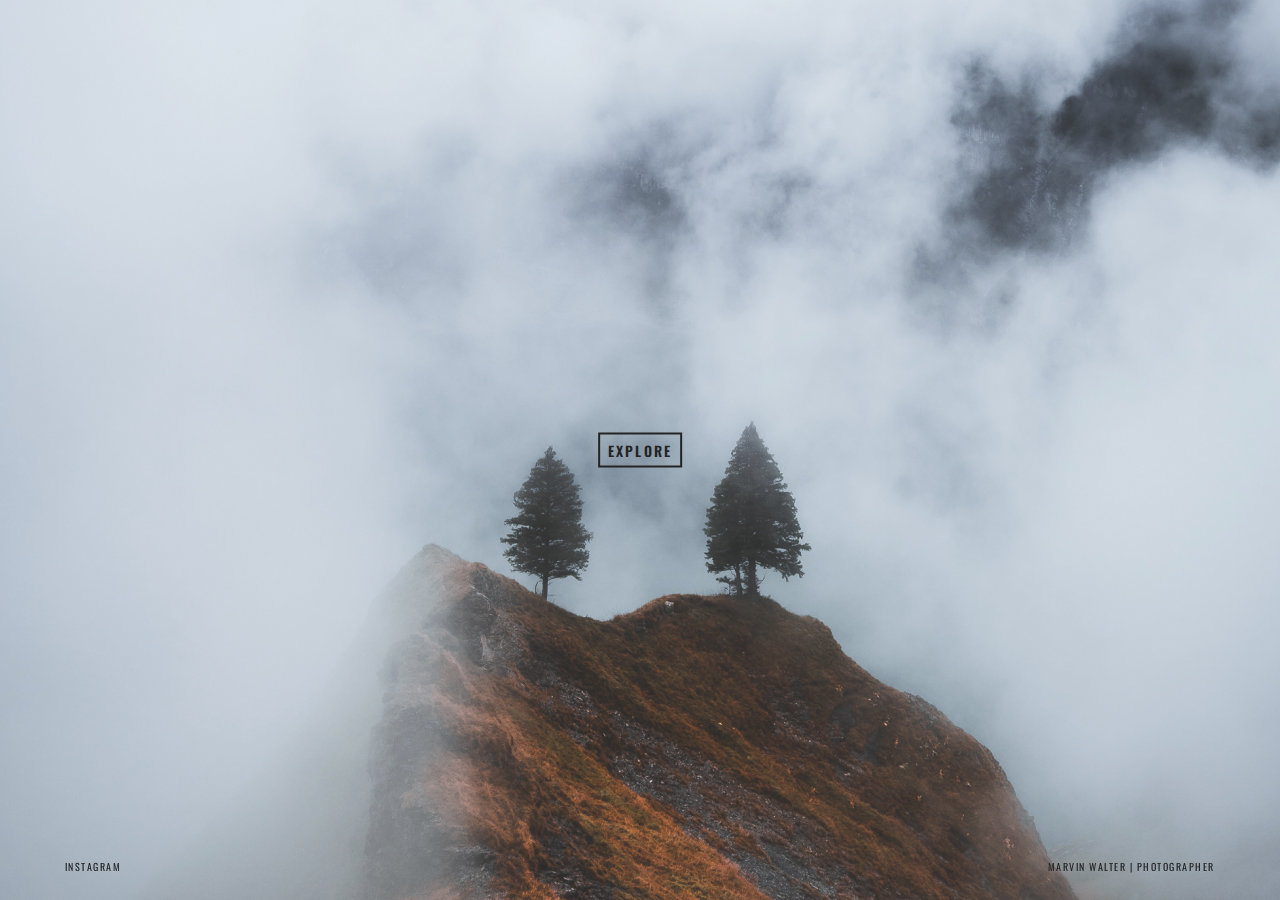
<file: andriesdemyohne/index.html>
<!DOCTYPE html>
<html lang="en">
  <head>
    <meta charset="UTF-8" />
    <meta http-equiv="X-UA-Compatible" content="IE=edge" />
    <meta name="viewport" content="width=device-width, initial-scale=1.0" />
    <link rel="stylesheet" href="./styles/main.css" />
    <link rel="stylesheet" href="./styles/home/home-page.css" />
    <link rel="preconnect" href="https://fonts.gstatic.com" />
    <link
      href="https://fonts.googleapis.com/css2?family=Oswald&display=swap"
      rel="stylesheet"
    />
    <title>Home</title>
  </head>
  <body>
    <div class="home-container">
      <a href="./pages/landscape.html" class="home-explore-btn">EXPLORE</a>
    </div>

    <div class="border"></div>

    <div class="footer transparent">
      <div class="footer-wrapper">
        <a
          target="_blank"
          href="https://www.instagram.com/marvin_walter/?hl=en"
          class="svg-wrapper footer-hover-none footer-item-left-margin"
        >
          <svg height="40px" width="100px" xmlns="http://www.w3.org/2000/svg">
            <rect class="shape" height="40px" width="100px" />
            <div class="footer-text-left">INSTAGRAM</div>
          </svg>
        </a>
        <a
          target="_blank"
          href="https://www.instagram.com/marvin_walter/?hl=en"
          class="svg-wrapper footer-hover-none footer-item-right-margin"
        >
          <svg height="40px" width="200px" xmlns="http://www.w3.org/2000/svg">
            <rect class="shape" height="40px" width="200px" />
            <div class="footer-text-oneline-right">
              MARVIN WALTER <br class="br-mobile"><span class="span-dislay">|</span> PHOTOGRAPHER
            </div>
          </svg>
        </a>
      </div>
    </div>

    <script src="https://ajax.googleapis.com/ajax/libs/jquery/3.5.1/jquery.min.js"></script>
    <script src="./scripts/script.js"></script>
  </body>
</html>
</file>
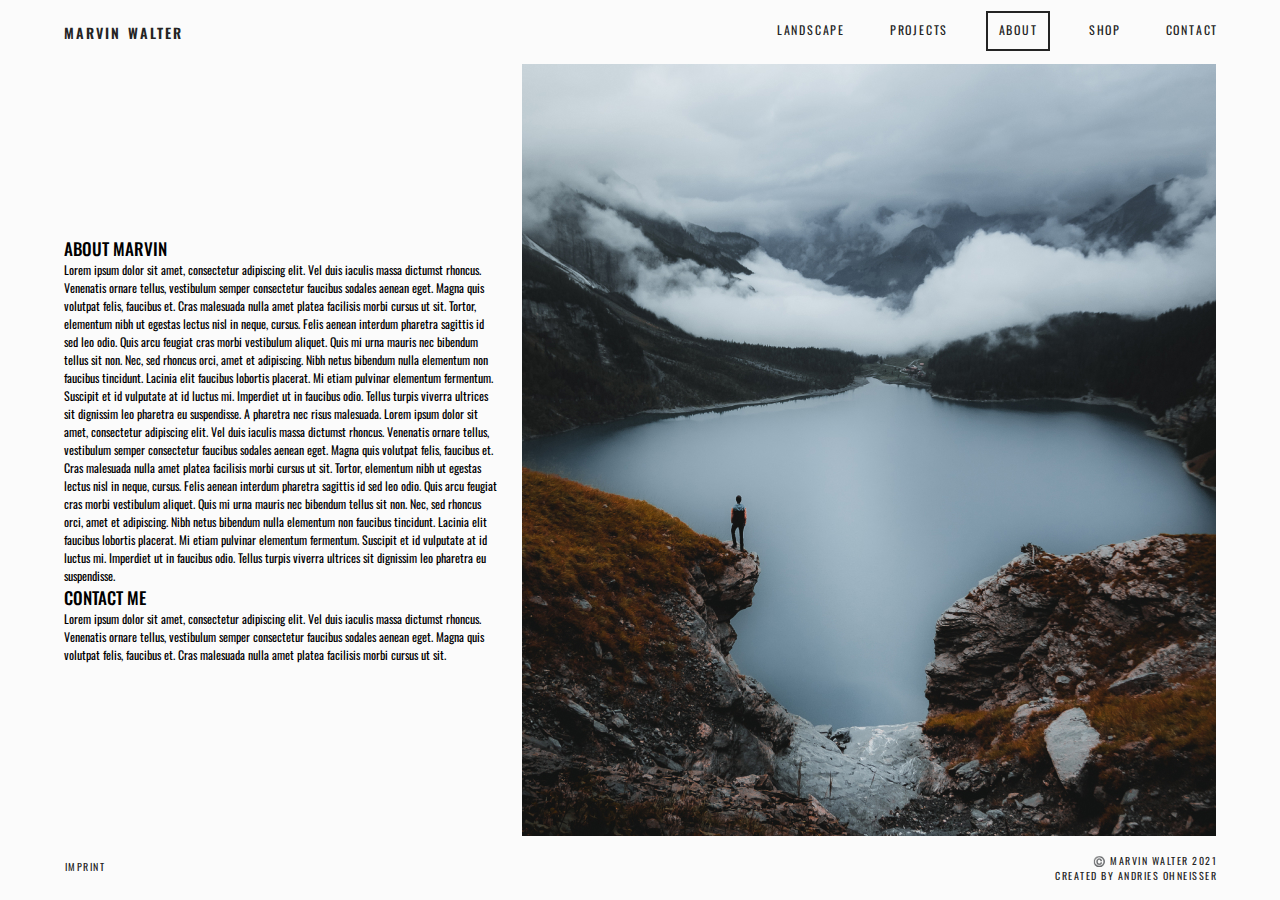
<file: andriesdemyohne/pages/about.html>
<!DOCTYPE html>
<html lang="en">
  <head>
    <meta charset="UTF-8" />
    <meta http-equiv="X-UA-Compatible" content="IE=edge" />
    <meta name="viewport" content="width=device-width, initial-scale=1.0" />
    <link rel="stylesheet" href="../styles/main.css" />
    <link rel="stylesheet" href="../styles/hamburgers.css" />
    <link rel="stylesheet" href="../styles/about/about.css" />
    <link rel="preconnect" href="https://fonts.gstatic.com" />
    <link
      href="https://fonts.googleapis.com/css2?family=Oswald&display=swap"
      rel="stylesheet"
    />
    <title>About</title>
  </head>
  <body>
    <div class="mobile-nav-menu">
      <div class="burger-menu">
        <button class="hamburger hamburger--collapse" type="button">
          <span class="hamburger-box">
            <span class="hamburger-inner"></span>
          </span>
        </button>
      </div>
      <div class="nav-menu-overrlay">
        <p class="logo">MARVIN WALTER</p>
        <p class="imprint">IMPRINT</p>
        <p class="copyright">
          ©️ Marvin Walter 2021<br />
          created by Andries ohneisser
        </p>
        <ul>
          <li><a href="./landscape.html">landscape</a></li>
          <li><a href="./projects.html">projects</a></li>
          <li><a href="./about.html">about</a></li>
          <li><a href="./shop.html">shop</a></li>
          <li><a href="./contact.html">contact</a></li>
        </ul>
      </div>
    </div>
    <header>
      <div class="header-wrapper">
        <a href="../index.html">MARVIN WALTER</a>
        <nav>
          <ul>
            <a href="./landscape.html" class="svg-wrapper">
              <svg
                height="40px"
                width="82px"
                xmlns="http://www.w3.org/2000/svg"
              >
                <rect class="shape" height="40px" width="82px" />
                <div class="text">LANDSCAPE</div>
              </svg>
            </a>
            <a href="./projects.html" class="svg-wrapper">
              <svg
                height="40px"
                width="80px"
                xmlns="http://www.w3.org/2000/svg"
              >
                <rect class="shape" height="40px" width="80px" />
                <div class="text">PROJECTS</div>
              </svg>
            </a>
            <div class="svg-wrapper active-nav-item">
              <svg
                height="40px"
                width="64px"
                xmlns="http://www.w3.org/2000/svg"
              >
                <rect class="shape" height="40px" width="64px" />
                <div class="text">ABOUT</div>
              </svg>
            </div>
            <a href="./shop.html" class="svg-wrapper">
              <svg
                height="40px"
                width="56px"
                xmlns="http://www.w3.org/2000/svg"
              >
                <rect class="shape" height="40px" width="56px" />
                <div class="text">SHOP</div>
              </svg>
            </a>
            <a href="./contact.html" class="svg-wrapper last__nav">
              <svg
                height="40px"
                width="64px"
                xmlns="http://www.w3.org/2000/svg"
              >
                <rect class="shape" height="40px" width="64px" />
                <div class="text">CONTACT</div>
              </svg>
            </a>
          </ul>
        </nav>
      </div>
    </header>
    <div class="about-main">
      <div class="about-content">
        <h1>ABOUT MARVIN</h1>
        <p>
          Lorem ipsum dolor sit amet, consectetur adipiscing elit. Vel duis
          iaculis massa dictumst rhoncus. Venenatis ornare tellus, vestibulum
          semper consectetur faucibus sodales aenean eget. Magna quis volutpat
          felis, faucibus et. Cras malesuada nulla amet platea facilisis morbi
          cursus ut sit. Tortor, elementum nibh ut egestas lectus nisl in neque,
          cursus. Felis aenean interdum pharetra sagittis id sed leo odio. Quis
          arcu feugiat cras morbi vestibulum aliquet. Quis mi urna mauris nec
          bibendum tellus sit non. Nec, sed rhoncus orci, amet et adipiscing.
          Nibh netus bibendum nulla elementum non faucibus tincidunt. Lacinia
          elit faucibus lobortis placerat. Mi etiam pulvinar elementum
          fermentum. Suscipit et id vulputate at id luctus mi. Imperdiet ut in
          faucibus odio. Tellus turpis viverra ultrices sit dignissim leo
          pharetra eu suspendisse. A pharetra nec risus malesuada. Lorem ipsum
          dolor sit amet, consectetur adipiscing elit. Vel duis iaculis massa
          dictumst rhoncus. Venenatis ornare tellus, vestibulum semper
          consectetur faucibus sodales aenean eget. Magna quis volutpat felis,
          faucibus et. Cras malesuada nulla amet platea facilisis morbi cursus
          ut sit. Tortor, elementum nibh ut egestas lectus nisl in neque,
          cursus. Felis aenean interdum pharetra sagittis id sed leo odio. Quis
          arcu feugiat cras morbi vestibulum aliquet. Quis mi urna mauris nec
          bibendum tellus sit non. Nec, sed rhoncus orci, amet et adipiscing.
          Nibh netus bibendum nulla elementum non faucibus tincidunt. Lacinia
          elit faucibus lobortis placerat. Mi etiam pulvinar elementum
          fermentum. Suscipit et id vulputate at id luctus mi. Imperdiet ut in
          faucibus odio. Tellus turpis viverra ultrices sit dignissim leo
          pharetra eu suspendisse.
        </p>
        <h1>CONTACT ME</h1>
        <p>
          Lorem ipsum dolor sit amet, consectetur adipiscing elit. Vel duis
          iaculis massa dictumst rhoncus. Venenatis ornare tellus, vestibulum
          semper consectetur faucibus sodales aenean eget. Magna quis volutpat
          felis, faucibus et. Cras malesuada nulla amet platea facilisis morbi
          cursus ut sit.
        </p>
      </div>
      <div class="about-image"></div>
    </div>

    <div class="footer sticky-footer">
      <div class="footer-wrapper">
        <a href="./imprint.html" class="svg-wrapper footer-item-left-margin footer-hover-none">
          <svg height="40px" width="100px" xmlns="http://www.w3.org/2000/svg">
            <rect class="shape footer-hover-none" height="40px" width="100px" />
            <div class="footer-text-left">IMPRINT</div>
          </svg>
        </a>
        <a href="mailto: andries.ohneisser@gmail.com" class="svg-wrapper footer-hover-none footer-item-right-margin">
          <svg height="40px" width="200px" xmlns="http://www.w3.org/2000/svg">
            <rect class="shape" height="40px" width="200px" />
            <div class="footer-text-right">
              ©️ Marvin Walter 2021
              <br />
              created by Andries ohneisser
            </div>
          </svg>
        </a>
      </div>
    </div>
    <script src="https://ajax.googleapis.com/ajax/libs/jquery/3.5.1/jquery.min.js"></script>
    <script src="../scripts/script.js"></script>
  </body>
</html>
</file>
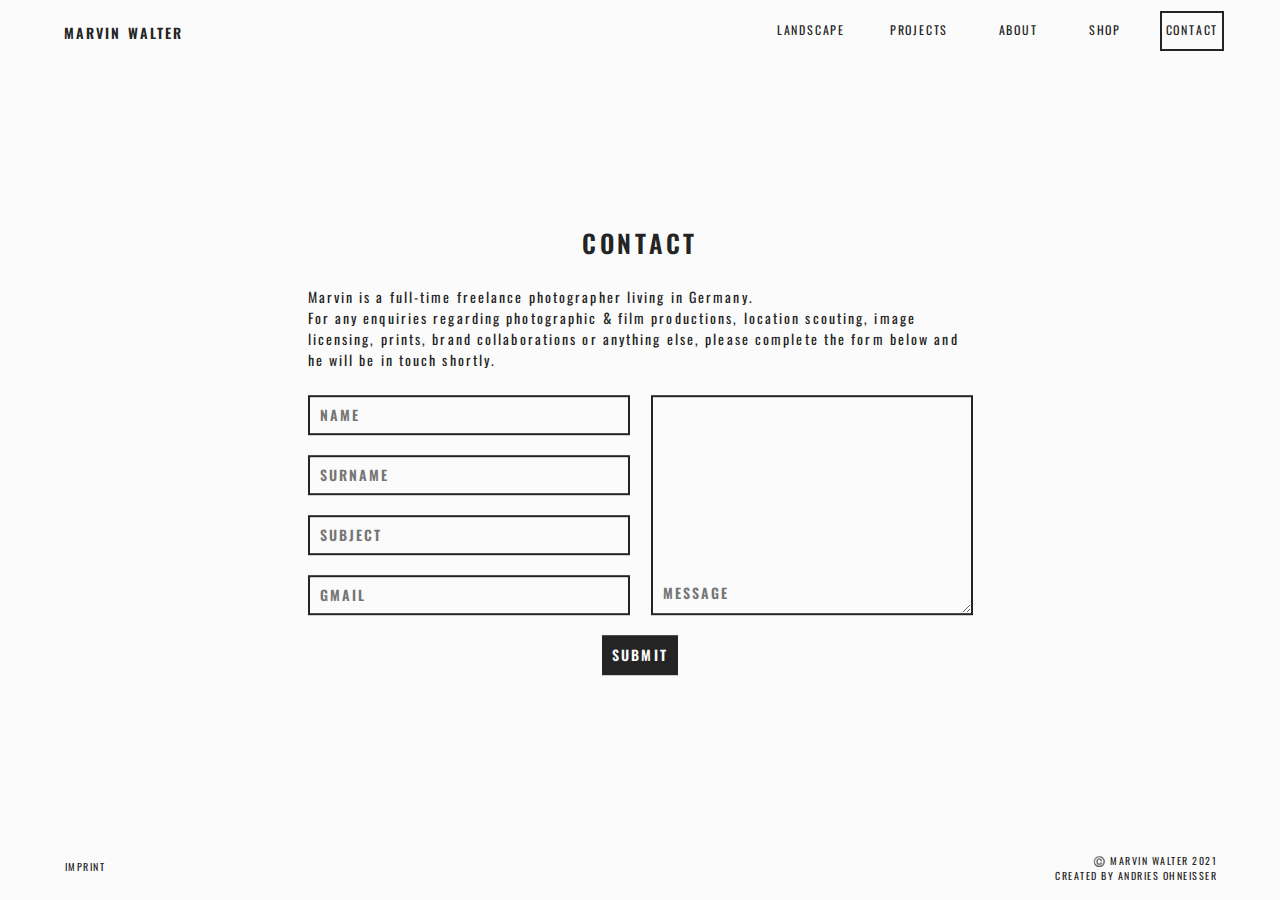
<file: andriesdemyohne/pages/contact.html>
<!DOCTYPE html>
<html lang="en">
  <head>
    <meta charset="UTF-8" />
    <meta http-equiv="X-UA-Compatible" content="IE=edge" />
    <meta name="viewport" content="width=device-width, initial-scale=1.0" />
    <link rel="stylesheet" href="../styles/main.css" />
    <link rel="stylesheet" href="../styles/hamburgers.css" />
    <link rel="stylesheet" href="../styles/contact/contact.css" />
    <link rel="preconnect" href="https://fonts.gstatic.com" />
    <link
      href="https://fonts.googleapis.com/css2?family=Oswald&display=swap"
      rel="stylesheet"
    />
    <title>Contact</title>
  </head>
  <body>
    <div class="mobile-nav-menu">
      <div class="burger-menu">
        <button class="hamburger hamburger--collapse" type="button">
          <span class="hamburger-box">
            <span class="hamburger-inner"></span>
          </span>
        </button>
      </div>
      <div class="nav-menu-overrlay">
        <p class="logo">MARVIN WALTER</p>
        <p class="imprint">IMPRINT</p>
        <p class="copyright">
          ©️ Marvin Walter 2021<br />
          created by Andries ohneisser
        </p>
        <ul>
          <li><a href="./landscape.html">landscape</a></li>
          <li><a href="./projects.html">projects</a></li>
          <li><a href="./about.html">about</a></li>
          <li><a href="./shop.html">shop</a></li>
          <li><a href="./contact.html">contact</a></li>
        </ul>
      </div>
    </div>
    <header>
      <div class="header-wrapper">
        <a href="../index.html">MARVIN WALTER</a>
        <nav>
          <ul>
            <a href="./landscape.html" class="svg-wrapper">
              <svg
                height="40px"
                width="82px"
                xmlns="http://www.w3.org/2000/svg"
              >
                <rect class="shape" height="40px" width="82px" />
                <div class="text">LANDSCAPE</div>
              </svg>
            </a>
            <a href="projects.html" class="svg-wrapper">
              <svg
                height="40px"
                width="80px"
                xmlns="http://www.w3.org/2000/svg"
              >
                <rect class="shape" height="40px" width="80px" />
                <div class="text">PROJECTS</div>
              </svg>
            </a>
            <a href="./about.html" class="svg-wrapper">
              <svg
                height="40px"
                width="64px"
                xmlns="http://www.w3.org/2000/svg"
              >
                <rect class="shape" height="40px" width="64px" />
                <div class="text">ABOUT</div>
              </svg>
            </a>
            <a href="./shop.html" class="svg-wrapper">
              <svg
                height="40px"
                width="56px"
                xmlns="http://www.w3.org/2000/svg"
              >
                <rect class="shape" height="40px" width="56px" />
                <div class="text">SHOP</div>
              </svg>
            </a>
            <div class="svg-wrapper last__nav active-nav-item">
              <svg
                height="40px"
                width="64px"
                xmlns="http://www.w3.org/2000/svg"
              >
                <rect class="shape" height="40px" width="64px" />
                <div class="text">CONTACT</div>
              </svg>
            </div>
          </ul>
        </nav>
      </div>
    </header>
    <div class="contact-main">
      <div class="contact-main-wrapper">
        <h1>CONTACT</h1>
        <p>
          Marvin is a full-time freelance photographer living in Germany.<br />
          For any enquiries regarding photographic & film productions, location
          scouting, image licensing, prints, brand collaborations or anything
          else, please complete the form below and he will be in touch shortly.
        </p>

        <form id="my-form" class="contact-form" method="POST" action="https://formspree.io/f/mnqljgwv">
          <div class="form-inputs-wrapper">
            <div class="from-inputs">
              <input type="text" name="firstName" placeholder="NAME" id="firstName"/>
              <input type="text" name="lastName" placeholder
              ="SURNAME" id="lastName"/>
              <input type="text" name="subject" placeholder="SUBJECT"/>
              <input type="email" id="email" name="email" placeholder="GMAIL"/>
            </div>
            <textarea class="message-input"  name="message" id="message" cols="30" rows="10" placeholder="MESSAGE"></textarea>
          </div>
          <button type="submit" name="submit" class="from-submit-btn">SUBMIT</button>
        </form>
        <div id="status">
        </div>
      </div>
    </div>

    <div class="footer sticky-footer">
      <div class="footer-wrapper">
        <a href="./imprint.html" class="svg-wrapper footer-hover-none footer-item-left-margin">
          <svg height="40px" width="100px" xmlns="http://www.w3.org/2000/svg">
            <rect class="shape" height="40px" width="100px" />
            <div class="footer-text-left">IMPRINT</div>
          </svg>
        </a>
        <a href="mailto: andries.ohneisser@gmail.com" class="svg-wrapper footer-hover-none footer-item-right-margin">
          <svg height="40px" width="200px" xmlns="http://www.w3.org/2000/svg">
            <rect class="shape" height="40px" width="200px" />
            <div class="footer-text-right">
              ©️ Marvin Walter 2021
              <br />
              created by Andries ohneisser
            </div>
          </svg>
        </a>
      </div>
    </div>
    <script src="https://ajax.googleapis.com/ajax/libs/jquery/3.5.1/jquery.min.js"></script>
    <script src="../scripts/script.js"></script>
    <script src="../scripts/contact.js"></script>
  </body>
</html>
</file>
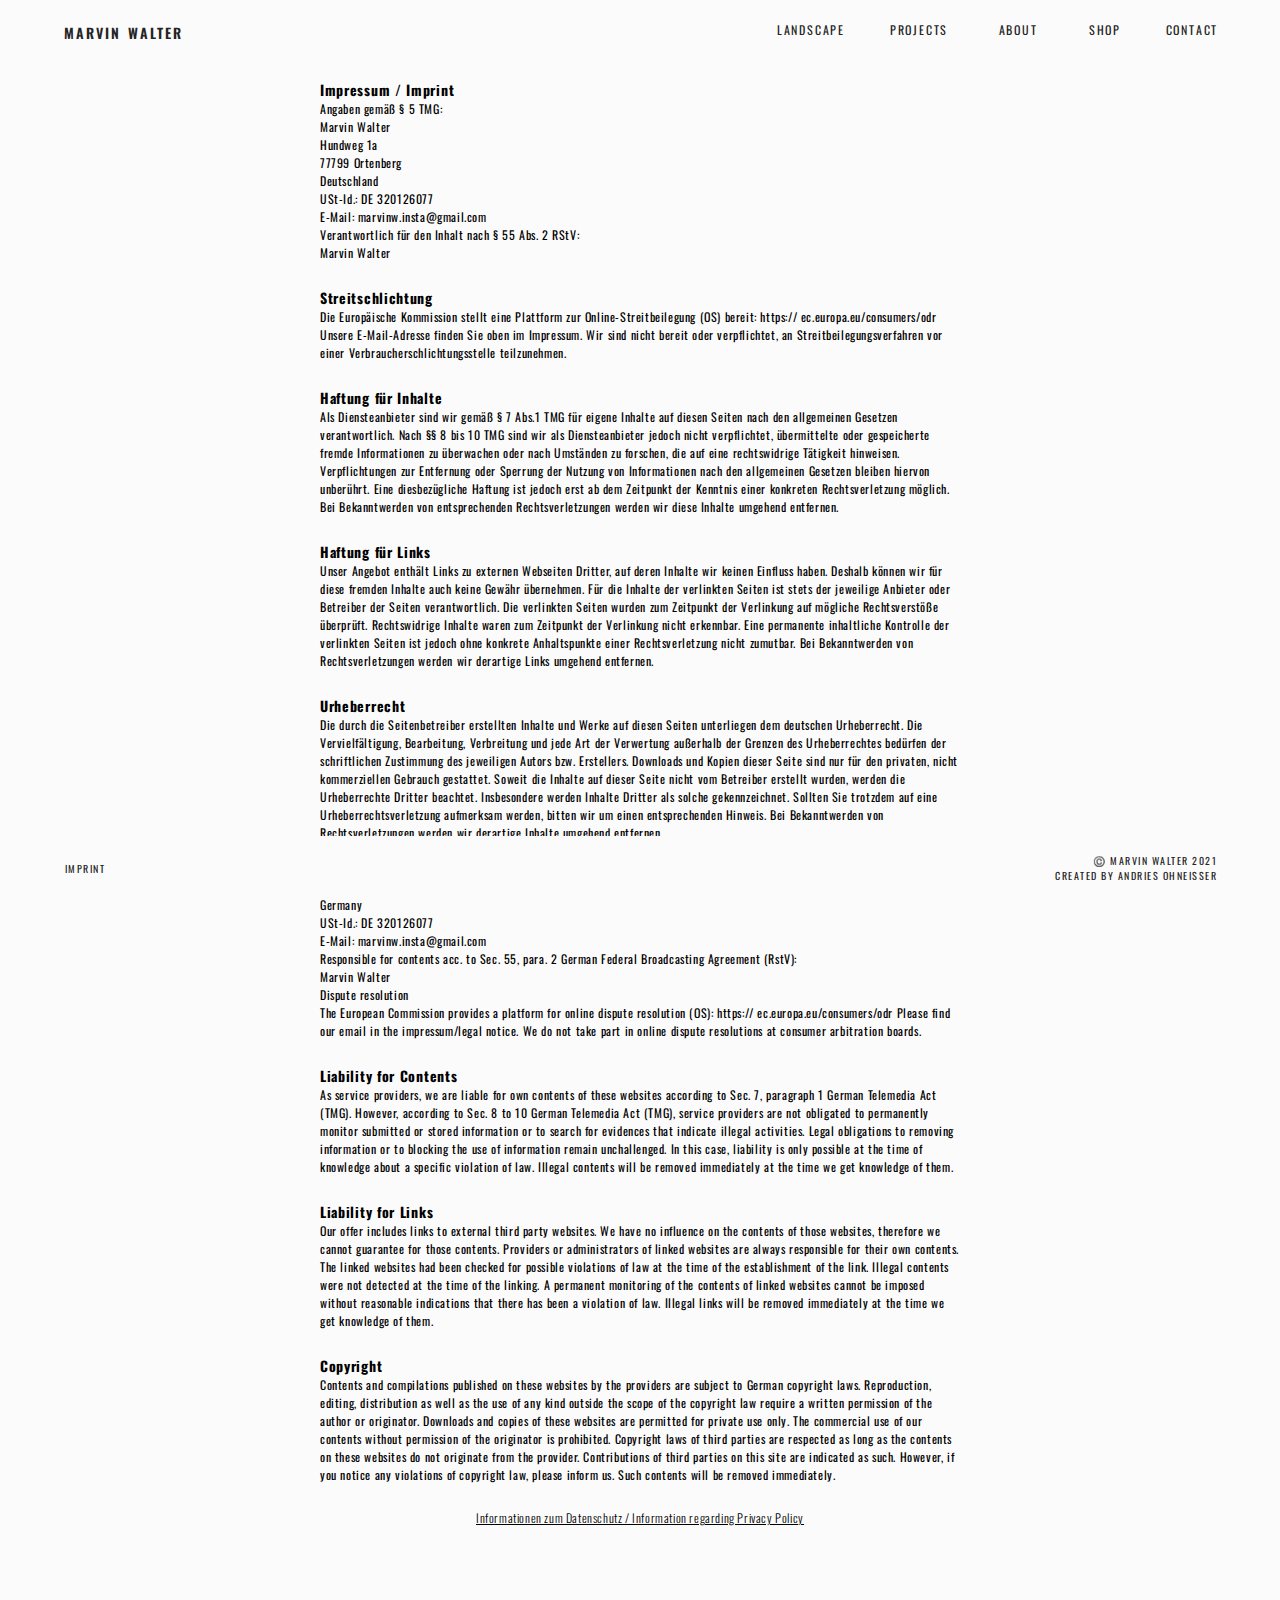
<file: andriesdemyohne/pages/imprint.html>
<!DOCTYPE html>
<html lang="en">
  <head>
    <meta charset="UTF-8" />
    <meta http-equiv="X-UA-Compatible" content="IE=edge" />
    <meta name="viewport" content="width=device-width, initial-scale=1.0" />
    <link rel="stylesheet" href="../styles/main.css" />
    <link rel="stylesheet" href="../styles/hamburgers.css" />
    <link rel="stylesheet" href="../styles/imprint/imprint.css" />
    <link rel="preconnect" href="https://fonts.gstatic.com" />
    <link
      href="https://fonts.googleapis.com/css2?family=Oswald&display=swap"
      rel="stylesheet"
    />
    <title>Imprint</title>
  </head>
  <body>
    <div class="mobile-nav-menu">
      <div class="burger-menu">
        <button class="hamburger hamburger--collapse" type="button">
          <span class="hamburger-box">
            <span class="hamburger-inner"></span>
          </span>
        </button>
      </div>
      <div class="nav-menu-overrlay">
        <p class="logo">MARVIN WALTER</p>
        <p class="imprint">IMPRINT</p>
        <p class="copyright">
          ©️ Marvin Walter 2021<br />
          created by Andries ohneisser
        </p>
        <ul>
          <li><a href="./landscape.html">landscape</a></li>
          <li><a href="./projects.html">projects</a></li>
          <li><a href="./about.html">about</a></li>
          <li><a href="./shop.html">shop</a></li>
          <li><a href="./contact.html">contact</a></li>
        </ul>
      </div>
    </div>
    <header>
      <div class="header-wrapper">
        <a href="../index.html">MARVIN WALTER</a>
        <nav>
          <ul>
            <a href="./landscape.html" class="svg-wrapper">
              <svg
                height="40px"
                width="82px"
                xmlns="http://www.w3.org/2000/svg"
              >
                <rect class="shape" height="40px" width="82px" />
                <div class="text">LANDSCAPE</div>
              </svg>
            </a>
            <a href="./projects.html" class="svg-wrapper">
              <svg
                height="40px"
                width="80px"
                xmlns="http://www.w3.org/2000/svg"
              >
                <rect class="shape" height="40px" width="80px" />
                <div class="text">PROJECTS</div>
              </svg>
            </a>
            <a href="about.html" class="svg-wrapper">
              <svg
                height="40px"
                width="64px"
                xmlns="http://www.w3.org/2000/svg"
              >
                <rect class="shape" height="40px" width="64px" />
                <div class="text">ABOUT</div>
              </svg>
            </a>
            <a href="shop.html" class="svg-wrapper">
              <svg
                height="40px"
                width="56px"
                xmlns="http://www.w3.org/2000/svg"
              >
                <rect class="shape" height="40px" width="56px" />
                <div class="text">SHOP</div>
              </svg>
            </a>
            <a href="./contact.html" class="svg-wrapper last__nav">
              <svg
                height="40px"
                width="64px"
                xmlns="http://www.w3.org/2000/svg"
              >
                <rect class="shape" height="40px" width="64px" />
                <div class="text">CONTACT</div>
              </svg>
            </a>
          </ul>
        </nav>
      </div>
    </header>
    <div class="imprint-main">
      <h1>Impressum / Imprint</h1>
      <p>
        Angaben gemäß § 5 TMG:<br />
        Marvin Walter<br />
        Hundweg 1a<br />
        77799 Ortenberg<br />
        Deutschland<br />
        USt-Id.: DE 320126077<br />
        E-Mail: marvinw.insta@gmail.com<br />
        Verantwortlich für den Inhalt nach § 55 Abs. 2 RStV:<br />
        Marvin Walter
      </p>
      <h1>Streitschlichtung</h1>
      <p>
        Die Europäische Kommission stellt eine Plattform zur
        Online-Streitbeilegung (OS) bereit: https:// ec.europa.eu/consumers/odr
        Unsere E-Mail-Adresse finden Sie oben im Impressum. Wir sind nicht
        bereit oder verpflichtet, an Streitbeilegungsverfahren vor einer
        Verbraucherschlichtungsstelle teilzunehmen.
      </p>
      <h1>Haftung für Inhalte</h1>
      <p>
        Als Diensteanbieter sind wir gemäß § 7 Abs.1 TMG für eigene Inhalte auf
        diesen Seiten nach den allgemeinen Gesetzen verantwortlich. Nach §§ 8
        bis 10 TMG sind wir als Diensteanbieter jedoch nicht verpflichtet,
        übermittelte oder gespeicherte fremde Informationen zu überwachen oder
        nach Umständen zu forschen, die auf eine rechtswidrige Tätigkeit
        hinweisen. Verpflichtungen zur Entfernung oder Sperrung der Nutzung von
        Informationen nach den allgemeinen Gesetzen bleiben hiervon unberührt.
        Eine diesbezügliche Haftung ist jedoch erst ab dem Zeitpunkt der
        Kenntnis einer konkreten Rechtsverletzung möglich. Bei Bekanntwerden von
        entsprechenden Rechtsverletzungen werden wir diese Inhalte umgehend
        entfernen.
      </p>
      <h1>Haftung für Links</h1>
      <p>
        Unser Angebot enthält Links zu externen Webseiten Dritter, auf deren
        Inhalte wir keinen Einfluss haben. Deshalb können wir für diese fremden
        Inhalte auch keine Gewähr übernehmen. Für die Inhalte der verlinkten
        Seiten ist stets der jeweilige Anbieter oder Betreiber der Seiten
        verantwortlich. Die verlinkten Seiten wurden zum Zeitpunkt der
        Verlinkung auf mögliche Rechtsverstöße überprüft. Rechtswidrige Inhalte
        waren zum Zeitpunkt der Verlinkung nicht erkennbar. Eine permanente
        inhaltliche Kontrolle der verlinkten Seiten ist jedoch ohne konkrete
        Anhaltspunkte einer Rechtsverletzung nicht zumutbar. Bei Bekanntwerden
        von Rechtsverletzungen werden wir derartige Links umgehend entfernen.
      </p>
      <h1>Urheberrecht</h1>
      <p>
        Die durch die Seitenbetreiber erstellten Inhalte und Werke auf diesen
        Seiten unterliegen dem deutschen Urheberrecht. Die Vervielfältigung,
        Bearbeitung, Verbreitung und jede Art der Verwertung außerhalb der
        Grenzen des Urheberrechtes bedürfen der schriftlichen Zustimmung des
        jeweiligen Autors bzw. Erstellers. Downloads und Kopien dieser Seite
        sind nur für den privaten, nicht kommerziellen Gebrauch gestattet.
        Soweit die Inhalte auf dieser Seite nicht vom Betreiber erstellt wurden,
        werden die Urheberrechte Dritter beachtet. Insbesondere werden Inhalte
        Dritter als solche gekennzeichnet. Sollten Sie trotzdem auf eine
        Urheberrechtsverletzung aufmerksam werden, bitten wir um einen
        entsprechenden Hinweis. Bei Bekanntwerden von Rechtsverletzungen werden
        wir derartige Inhalte umgehend entfernen.<br />
        Site Notice Information provided according to Sec. 5 German Telemedia
        Act (TMG): Marvin Walter <br />
        Hundweg 1a<br />
        77799 Ortenberg<br />
        Germany<br />
        USt-Id.: DE 320126077<br />
        E-Mail: marvinw.insta@gmail.com <br />
        Responsible for contents acc. to Sec. 55, para. 2 German Federal
        Broadcasting Agreement (RstV):<br />
        Marvin Walter<br />
        Dispute resolution<br />
        The European Commission provides a platform for online dispute
        resolution (OS): https:// ec.europa.eu/consumers/odr Please find our
        email in the impressum/legal notice. We do not take part in online
        dispute resolutions at consumer arbitration boards.
      </p>
      <h1>Liability for Contents</h1>
      <p>
        As service providers, we are liable for own contents of these websites
        according to Sec. 7, paragraph 1 German Telemedia Act (TMG). However,
        according to Sec. 8 to 10 German Telemedia Act (TMG), service providers
        are not obligated to permanently monitor submitted or stored information
        or to search for evidences that indicate illegal activities. Legal
        obligations to removing information or to blocking the use of
        information remain unchallenged. In this case, liability is only
        possible at the time of knowledge about a specific violation of law.
        Illegal contents will be removed immediately at the time we get
        knowledge of them.
      </p>
      <h1>Liability for Links</h1>
      <p>
        Our offer includes links to external third party websites. We have no
        influence on the contents of those websites, therefore we cannot
        guarantee for those contents. Providers or administrators of linked
        websites are always responsible for their own contents. The linked
        websites had been checked for possible violations of law at the time of
        the establishment of the link. Illegal contents were not detected at the
        time of the linking. A permanent monitoring of the contents of linked
        websites cannot be imposed without reasonable indications that there has
        been a violation of law. Illegal links will be removed immediately at
        the time we get knowledge of them.
      </p>
      <h1>Copyright</h1>
      <p>
        Contents and compilations published on these websites by the providers
        are subject to German copyright laws. Reproduction, editing,
        distribution as well as the use of any kind outside the scope of the
        copyright law require a written permission of the author or originator.
        Downloads and copies of these websites are permitted for private use
        only. The commercial use of our contents without permission of the
        originator is prohibited. Copyright laws of third parties are respected
        as long as the contents on these websites do not originate from the
        provider. Contributions of third parties on this site are indicated as
        such. However, if you notice any violations of copyright law, please
        inform us. Such contents will be removed immediately.
      </p>
      <div>
        <a href="./privacy.html">
          Informationen zum Datenschutz / Information regarding Privacy Policy
        </a>
      </div>
    </div>

    <div class="footer sticky-footer">
      <div class="footer-wrapper">
        <div class="svg-wrapper footer-hover-none footer-item-left-margin">
          <svg height="40px" width="100px" xmlns="http://www.w3.org/2000/svg">
            <rect class="shape" height="40px" width="100px" />
            <div class="footer-text-left">IMPRINT</div>
          </svg>
        </div>
        <a href="mailto: andries.ohneisser@gmail.com" class="svg-wrapper footer-hover-none footer-item-right-margin">
          <svg height="40px" width="200px" xmlns="http://www.w3.org/2000/svg">
            <rect class="shape" height="40px" width="200px" />
            <div class="footer-text-right">
              ©️ Marvin Walter 2021
              <br />
              created by Andries ohneisser
            </div>
          </svg>
        </a>
      </div>
    </div>
    <script src="https://ajax.googleapis.com/ajax/libs/jquery/3.5.1/jquery.min.js"></script>
    <script src="../scripts/script.js"></script>
  </body>
</html>
</file>
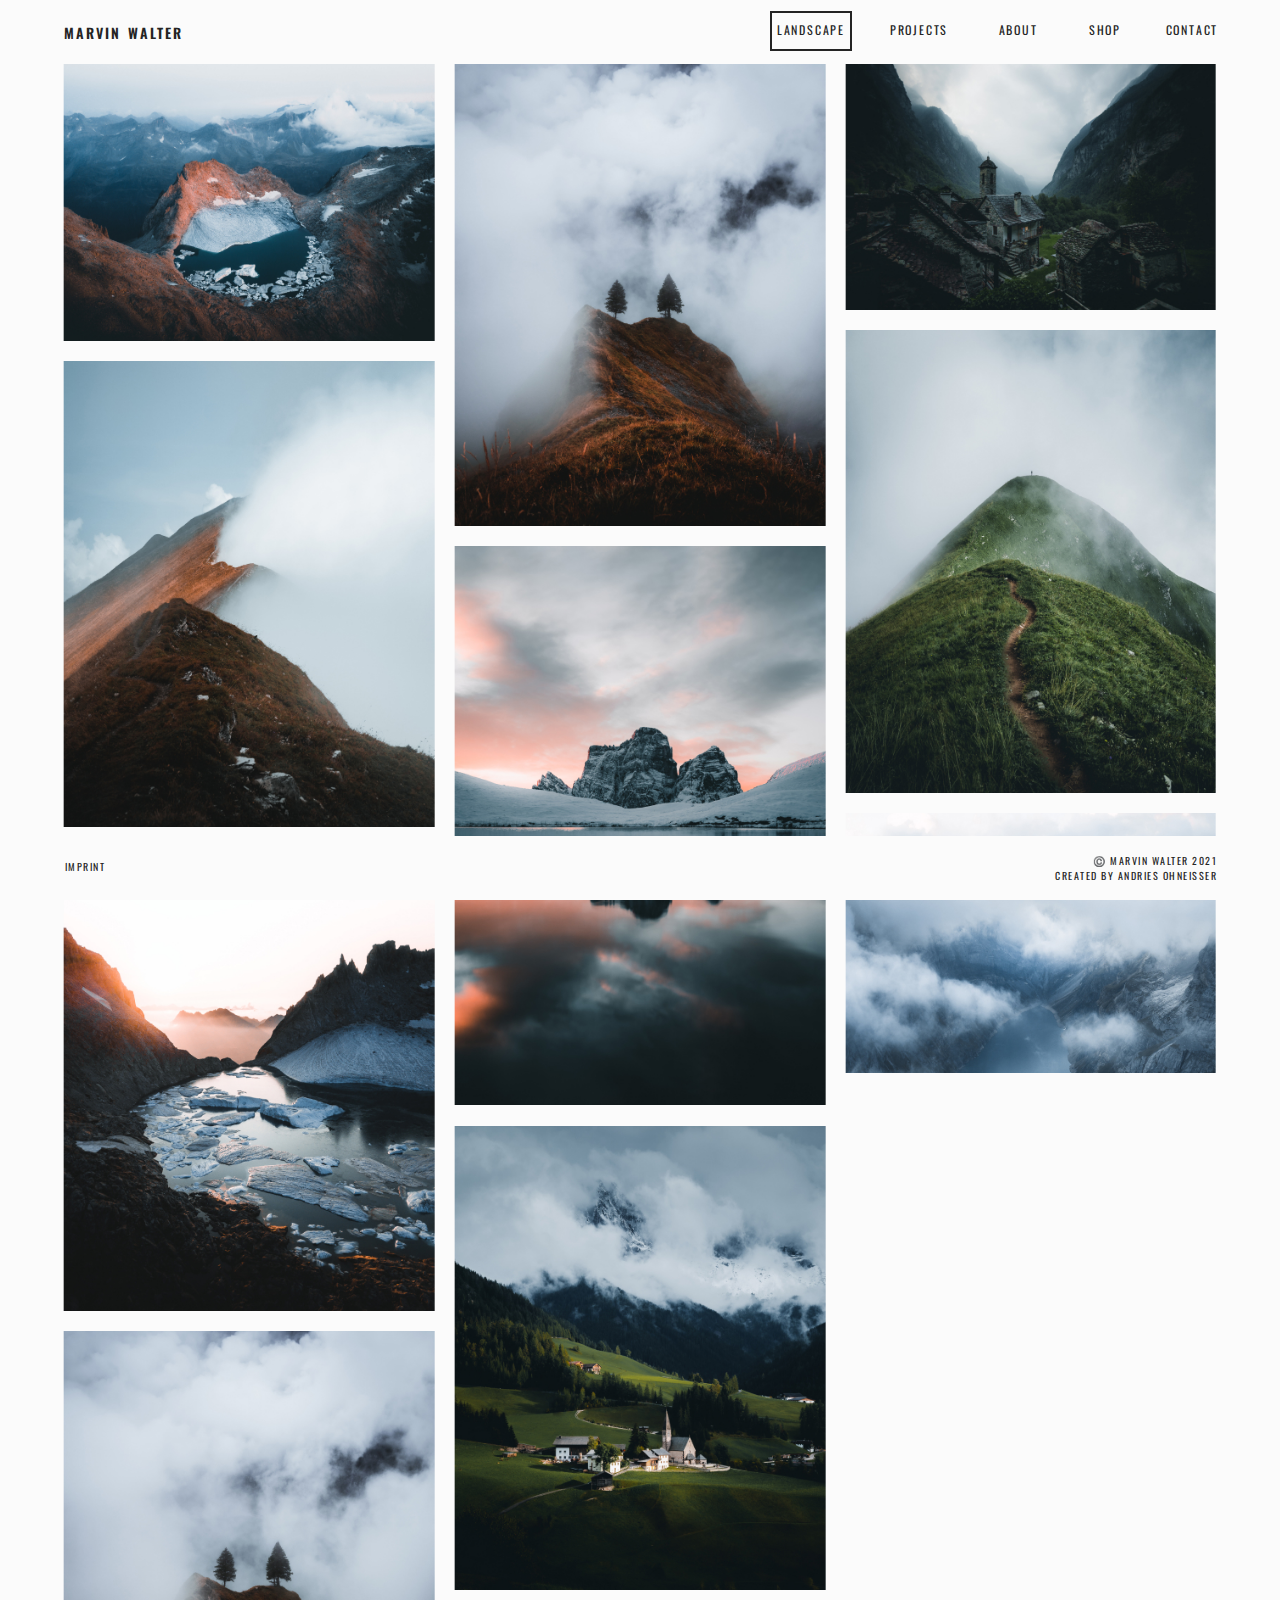
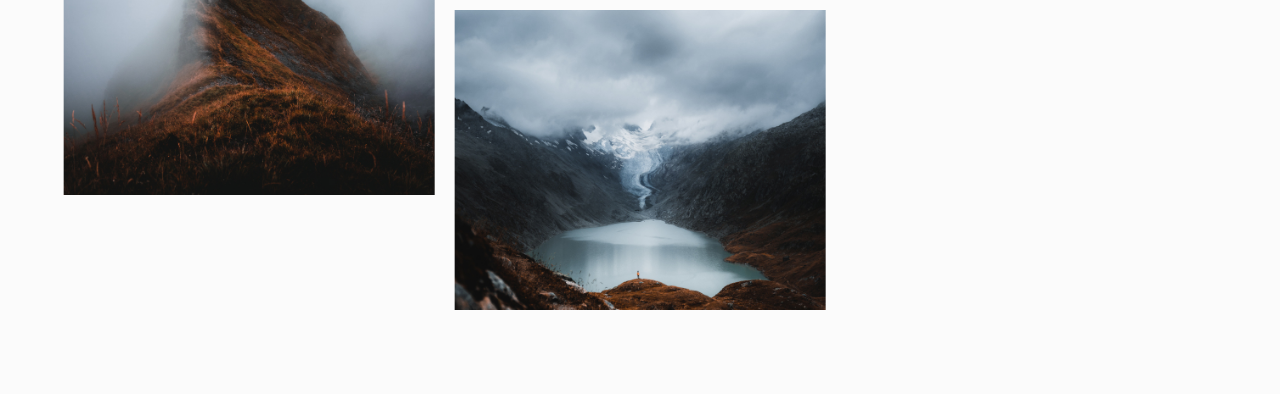
<file: andriesdemyohne/pages/landscape.html>
<!DOCTYPE html>
<html lang="en">
  <head>
    <meta charset="UTF-8" />
    <meta http-equiv="X-UA-Compatible" content="IE=edge" />
    <meta name="viewport" content="width=device-width, initial-scale=1.0" />
    <link rel="stylesheet" href="../styles/main.css" />
    <link rel="stylesheet" href="../styles/hamburgers.css" />
    <link rel="stylesheet" href="../styles/landscape/landscape.css" />
    <link rel="preconnect" href="https://fonts.gstatic.com" />
    <link
      href="https://fonts.googleapis.com/css2?family=Oswald&display=swap"
      rel="stylesheet"
    />
    <title>Landscape</title>
  </head>
  <body>
    <div class="mobile-nav-menu">
      <div class="burger-menu">
        <button class="hamburger hamburger--collapse" type="button">
          <span class="hamburger-box">
            <span class="hamburger-inner"></span>
          </span>
        </button>
      </div>
      <div class="nav-menu-overrlay">
        <p class="logo">MARVIN WALTER</p>
        <p class="imprint">IMPRINT</p>
        <p class="copyright">
          ©️ Marvin Walter 2021<br />
          created by Andries ohneisser
        </p>
        <ul>
          <li><a href="./landscape.html">landscape</a></li>
          <li><a href="./projects.html">projects</a></li>
          <li><a href="./about.html">about</a></li>
          <li><a href="./shop.html">shop</a></li>
          <li><a href="./contact.html">contact</a></li>
        </ul>
      </div>
    </div>
    <header>
      <div class="header-wrapper">
        <a href="../index.html">MARVIN WALTER</a>
        <nav>
          <ul>
            <div class="svg-wrapper active-nav-item">
              <svg
                height="40px"
                width="82px"
                xmlns="http://www.w3.org/2000/svg"
              >
                <rect class="shape" height="40px" width="82px" />
                <div class="text">LANDSCAPE</div>
              </svg>
            </div>
            <a href="./projects.html" class="svg-wrapper">
              <svg
                height="40px"
                width="80px"
                xmlns="http://www.w3.org/2000/svg"
              >
                <rect class="shape" height="40px" width="80px" />
                <div class="text">PROJECTS</div>
              </svg>
            </a>
            <a href="./about.html" class="svg-wrapper">
              <svg
                height="40px"
                width="64px"
                xmlns="http://www.w3.org/2000/svg"
              >
                <rect class="shape" height="40px" width="64px" />
                <div class="text">ABOUT</div>
              </svg>
            </a>
            <a href="./shop.html" class="svg-wrapper">
              <svg
                height="40px"
                width="56px"
                xmlns="http://www.w3.org/2000/svg"
              >
                <rect class="shape" height="40px" width="56px" />
                <div class="text">SHOP</div>
              </svg>
            </a>
            <a href="./contact.html" class="svg-wrapper last__nav">
              <svg
                height="40px"
                width="64px"
                xmlns="http://www.w3.org/2000/svg"
              >
                <rect class="shape" height="40px" width="64px" />
                <div class="text">CONTACT</div>
              </svg>
            </a>
          </ul>
        </nav>
      </div>
    </header>
    <div class="landscape-container">
      <template class="landscape-template">
        <img src="../assets/landscape-image1.png" alt="landscape" />
        <img src="../assets/landscape-image2.png" alt="landscape" />
        <img src="../assets/landscape-image3.png" alt="landscape" />
        <img src="../assets/landscape-image4.png" alt="landscape" />
        <img src="../assets/landscape-image5.png" alt="landscape" />
        <img src="../assets/landscape-image6.png" alt="landscape" />
        <img src="../assets/landscape-image7.png" alt="landscape" />
        <img src="../assets/landscape-image8.png" alt="landscape" />
        <img src="../assets/landscape-image9.png" alt="landscape" />
        <img src="../assets/landscape-image10.png" alt="landscape" />
        <img src="../assets/landscape-image11.png" alt="landscape" />
        <!-- Copy above img and change its name only paste right below here to add in image in landscape page-->
      </template>
    </div>
    <div class="footer sticky-footer">
      <div class="footer-wrapper">
        <a href="./imprint.html" class="svg-wrapper footer-hover-none footer-item-left-margin">
          <svg height="40px" width="100px" xmlns="http://www.w3.org/2000/svg">
            <rect class="shape" height="40px" width="100px" />
            <div class="footer-text-left">IMPRINT</div>
          </svg>
        </a>
        <a href="mailto: andries.ohneisser@gmail.com" class="svg-wrapper footer-hover-none footer-item-right-margin">
          <svg height="40px" width="200px" xmlns="http://www.w3.org/2000/svg">
            <rect class="shape" height="40px" width="200px" />
            <div class="footer-text-right">
              ©️ Marvin Walter 2021
              <br />
              created by Andries ohneisser
            </div>
          </svg>
        </a>
      </div>
    </div>
    <script
      defer
      src="https://ajax.googleapis.com/ajax/libs/jquery/3.5.1/jquery.min.js"
    ></script>
    <script defer src="../scripts/landscape.js"></script>
    <script defer src="../scripts/script.js"></script>
  </body>
</html>
</file>
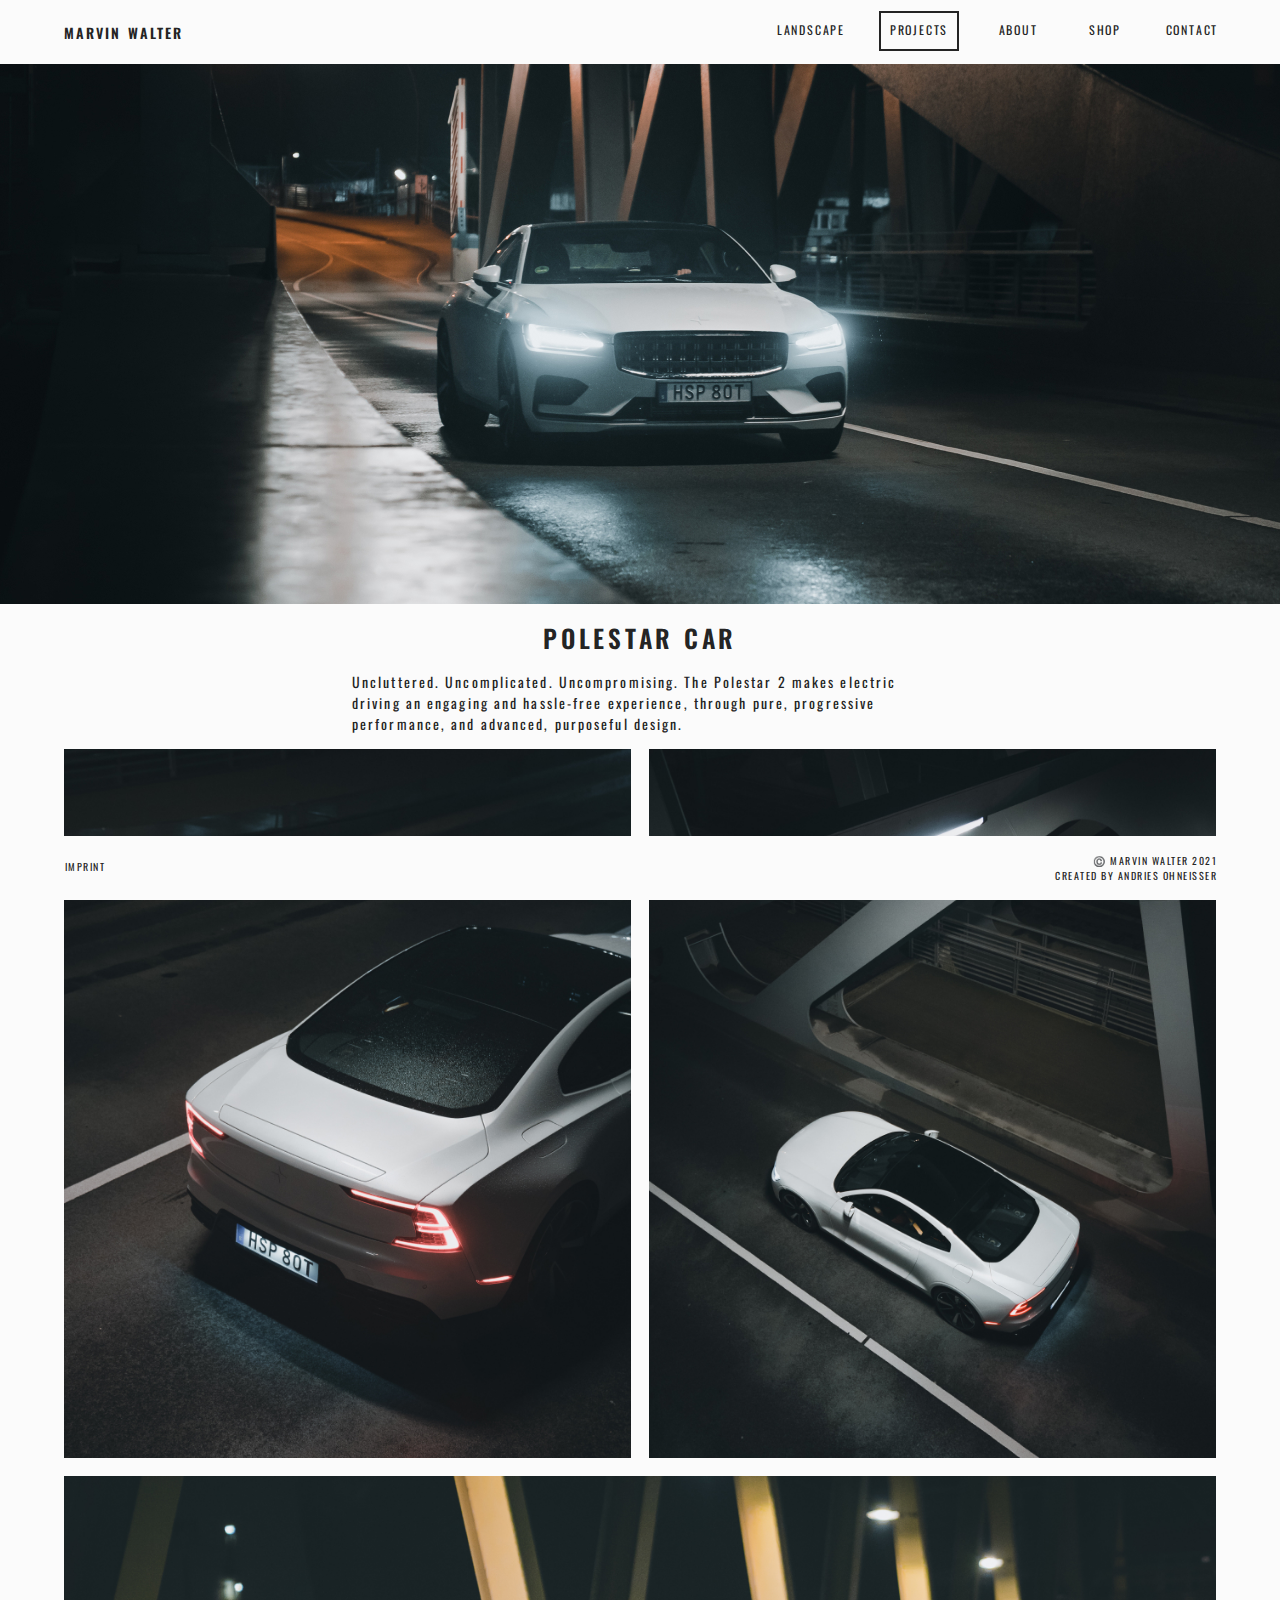
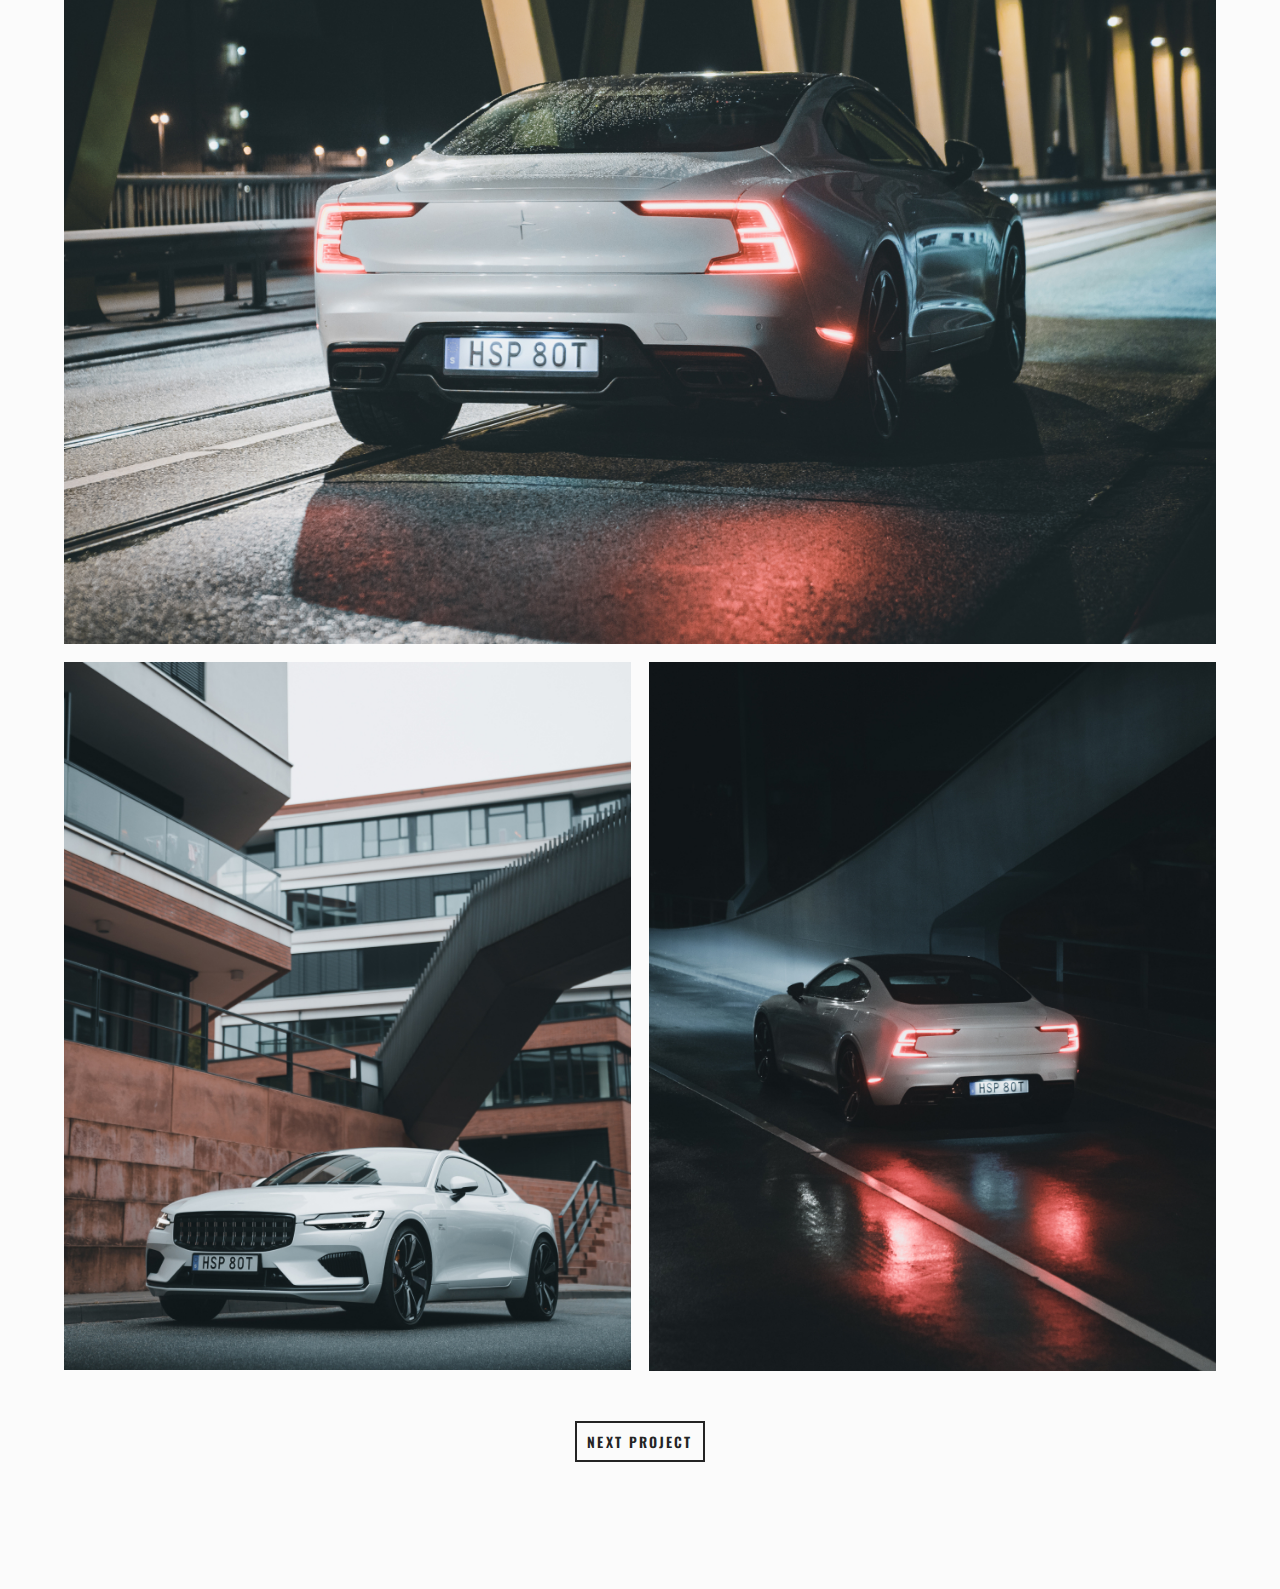
<file: andriesdemyohne/pages/polestar.html>
<!DOCTYPE html>
<html lang="en">
  <head>
    <meta charset="UTF-8" />
    <meta http-equiv="X-UA-Compatible" content="IE=edge" />
    <meta name="viewport" content="width=device-width, initial-scale=1.0" />
    <link rel="stylesheet" href="../styles/main.css" />
    <link rel="stylesheet" href="../styles/hamburgers.css" />
    <link rel="stylesheet" href="../styles/projects/projects.css" />
    <link rel="preconnect" href="https://fonts.gstatic.com" />
    <link
      href="https://fonts.googleapis.com/css2?family=Oswald&display=swap"
      rel="stylesheet"
    />
    <title>Projects</title>
    <style>
      .project-item .project-content {
        width: 100%;
      }

      .project-undersite {
        width: calc(100vw - 128px);
        height: 100%;
        opacity: 2;
      }
    </style>
  </head>
  <body>
    <div class="mobile-nav-menu">
      <div class="burger-menu">
        <button class="hamburger hamburger--collapse" type="button">
          <span class="hamburger-box">
            <span class="hamburger-inner"></span>
          </span>
        </button>
      </div>
      <div class="nav-menu-overrlay">
        <p class="logo">MARVIN WALTER</p>
        <p class="imprint">IMPRINT</p>
        <p class="copyright">
          ©️ Marvin Walter 2021<br />
          created by Andries ohneisser
        </p>
        <ul>
          <li><a href="./landscape.html">landscape</a></li>
          <li><a href="./projects.html">projects</a></li>
          <li><a href="./about.html">about</a></li>
          <li><a href="./shop.html">shop</a></li>
          <li><a href="./contact.html">contact</a></li>
        </ul>
      </div>
    </div>
    <header>
      <div class="header-wrapper">
        <a href="../index.html">MARVIN WALTER</a>
        <nav>
          <ul>
            <a href="./landscape.html" class="svg-wrapper">
              <svg
                height="40px"
                width="82px"
                xmlns="http://www.w3.org/2000/svg"
              >
                <rect class="shape" height="40px" width="82px" />
                <div class="text">LANDSCAPE</div>
              </svg>
            </a>
            <div class="svg-wrapper active-nav-item">
              <svg
                height="40px"
                width="80px"
                xmlns="http://www.w3.org/2000/svg"
              >
                <rect class="shape" height="40px" width="80px" />
                <div class="text">PROJECTS</div>
              </svg>
            </div>
            <a href="./about.html" class="svg-wrapper">
              <svg
                height="40px"
                width="64px"
                xmlns="http://www.w3.org/2000/svg"
              >
                <rect class="shape" height="40px" width="64px" />
                <div class="text">ABOUT</div>
              </svg>
            </a>
            <a href="./shop.html" class="svg-wrapper">
              <svg
                height="40px"
                width="56px"
                xmlns="http://www.w3.org/2000/svg"
              >
                <rect class="shape" height="40px" width="56px" />
                <div class="text">SHOP</div>
              </svg>
            </a>
            <a href="./contact.html" class="svg-wrapper last__nav">
              <svg
                height="40px"
                width="64px"
                xmlns="http://www.w3.org/2000/svg"
              >
                <rect class="shape" height="40px" width="64px" />
                <div class="text">CONTACT</div>
              </svg>
            </a>
          </ul>
        </nav>
      </div>
    </header>
    <div class="projects-main">
      <div class="project-item">
        <div class="project-content">
          <div
            class="project-item-img"
            style="background-image: url(../assets/projects-image1.png)"
          ></div>
        </div>
        <div class="project-undersite">
          <div class="undersite-content">
            <h1>POLESTAR CAR</h1>
            <p>
              Uncluttered. Uncomplicated. Uncompromising. The Polestar 2 makes
              electric driving an engaging and hassle-free experience, through
              pure, progressive performance, and advanced, purposeful design.
            </p>
          </div>
          <div class="undersite-grid">
            <img src="../assets/project-undersite-imgage1.png" alt="" />
            <img src="../assets/project-undersite-imgage2.png" alt="" />
            <img
              class="span-two"
              src="../assets/project-undersite-imgage3.png"
              alt=""
            />
            <img src="../assets/project-undersite-imgage4.png" alt="" />
            <img src="../assets/project-undersite-imgage5.png" alt="" />
          </div>
          <div class="project-btn">
            <a href="../pages/smartphone.html">NEXT PROJECT</a>
          </div>
        </div>
      </div>
    </div>

    <div class="footer sticky-footer">
      <div class="footer-wrapper">
        <a href="./imprint.html" class="svg-wrapper footer-hover-none footer-item-left-margin">
          <svg height="40px" width="100px" xmlns="http://www.w3.org/2000/svg">
            <rect class="shape" height="40px" width="100px" />
            <div class="footer-text-left">IMPRINT</div>
          </svg>
        </a>
        <a
          href="mailto: andries.ohneisser@gmail.com"
          class="svg-wrapper footer-hover-none footer-item-right-margin"
        >
          <svg height="40px" width="200px" xmlns="http://www.w3.org/2000/svg">
            <rect class="shape" height="40px" width="200px" />
            <div class="footer-text-right">
              ©️ Marvin Walter 2021
              <br />
              created by Andries ohneisser
            </div>
          </svg>
        </a>
      </div>
    </div>

    <script src="https://ajax.googleapis.com/ajax/libs/jquery/3.5.1/jquery.min.js"></script>
    <script src="../scripts/script.js"></script>
  </body>
</html>
</file>
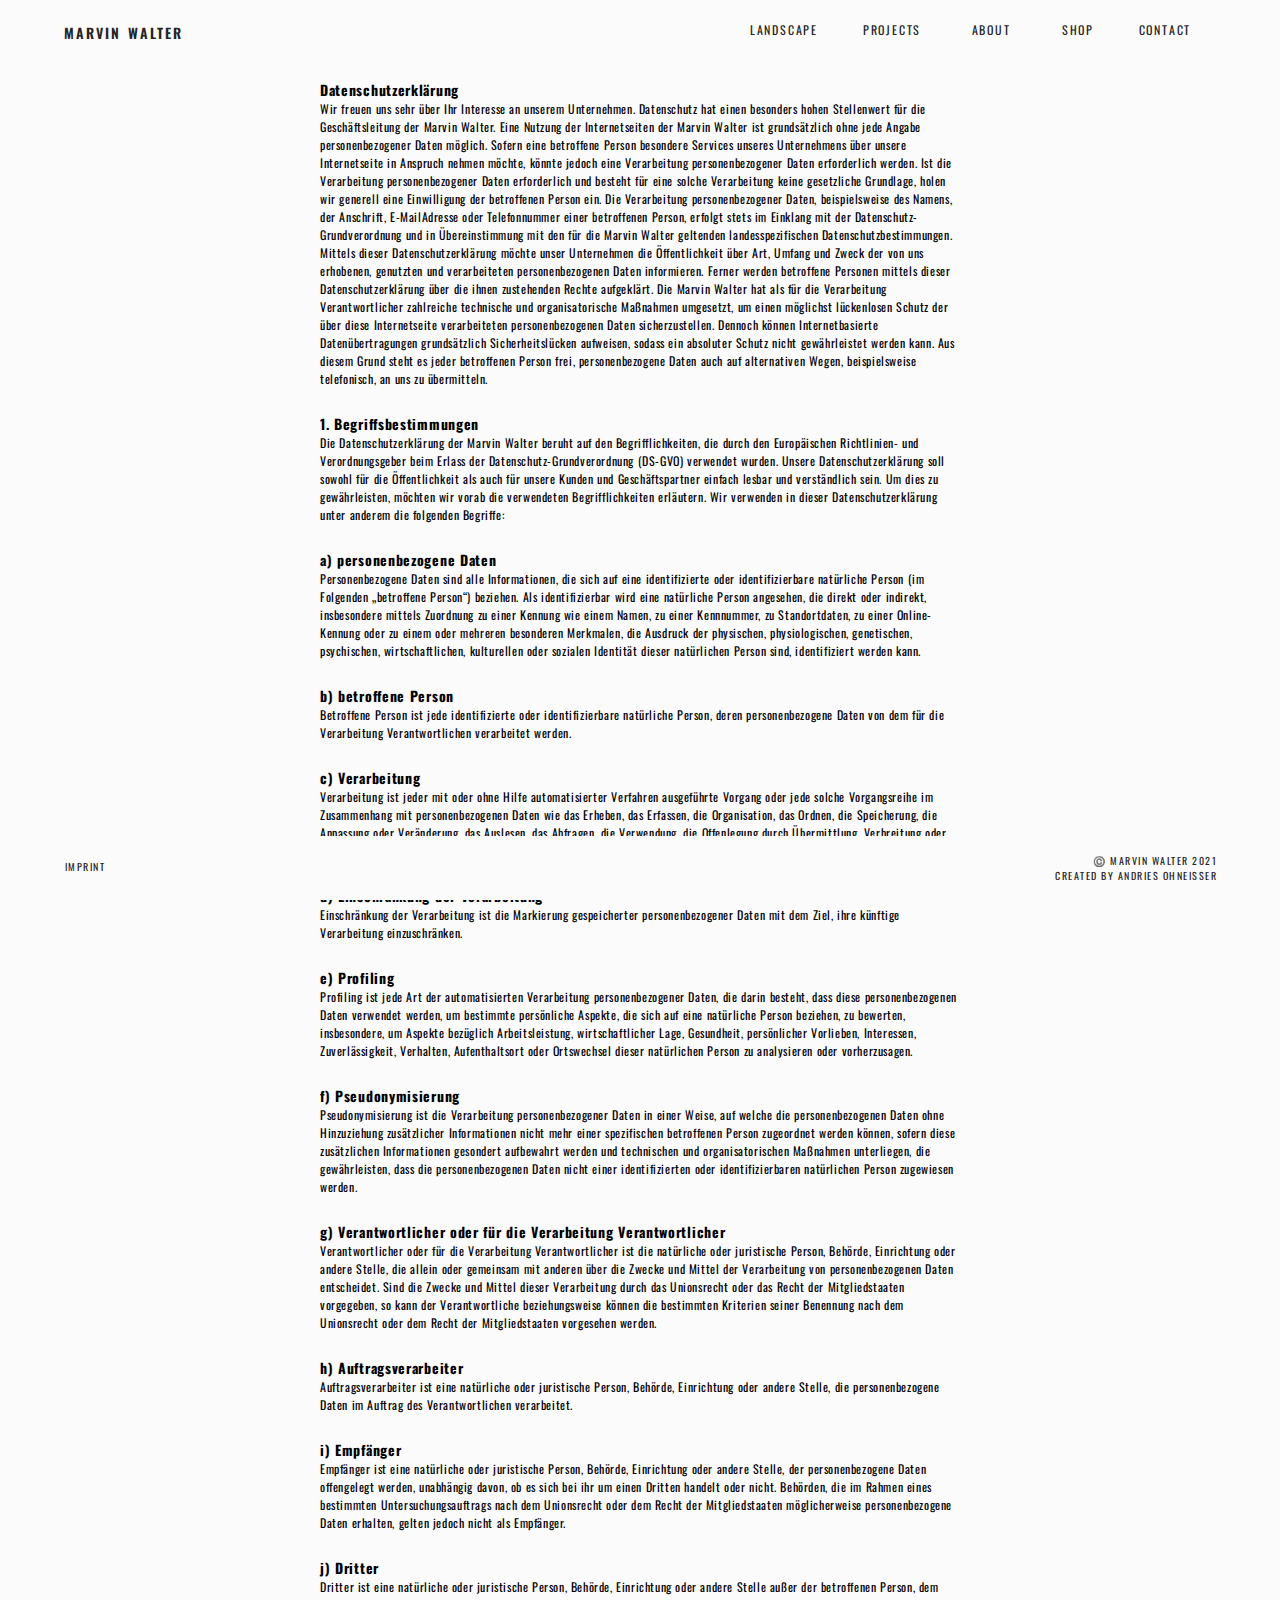
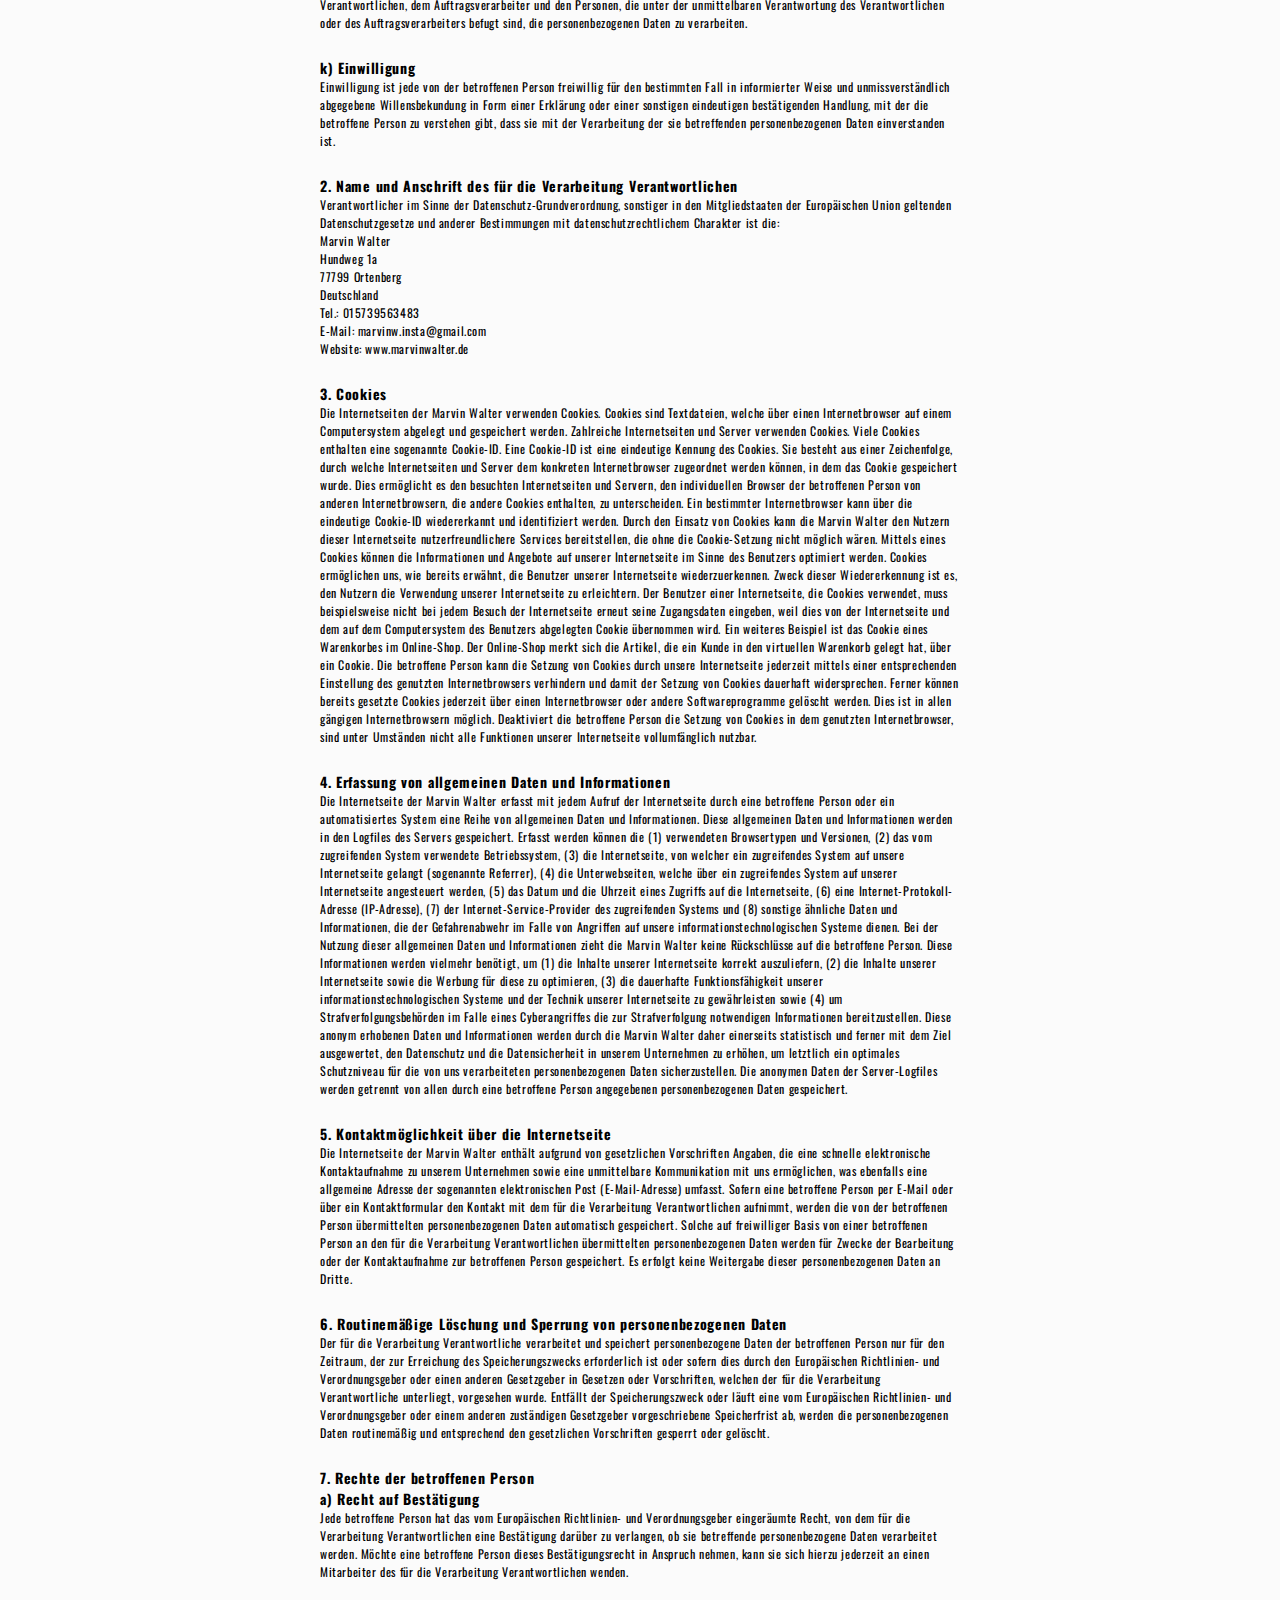
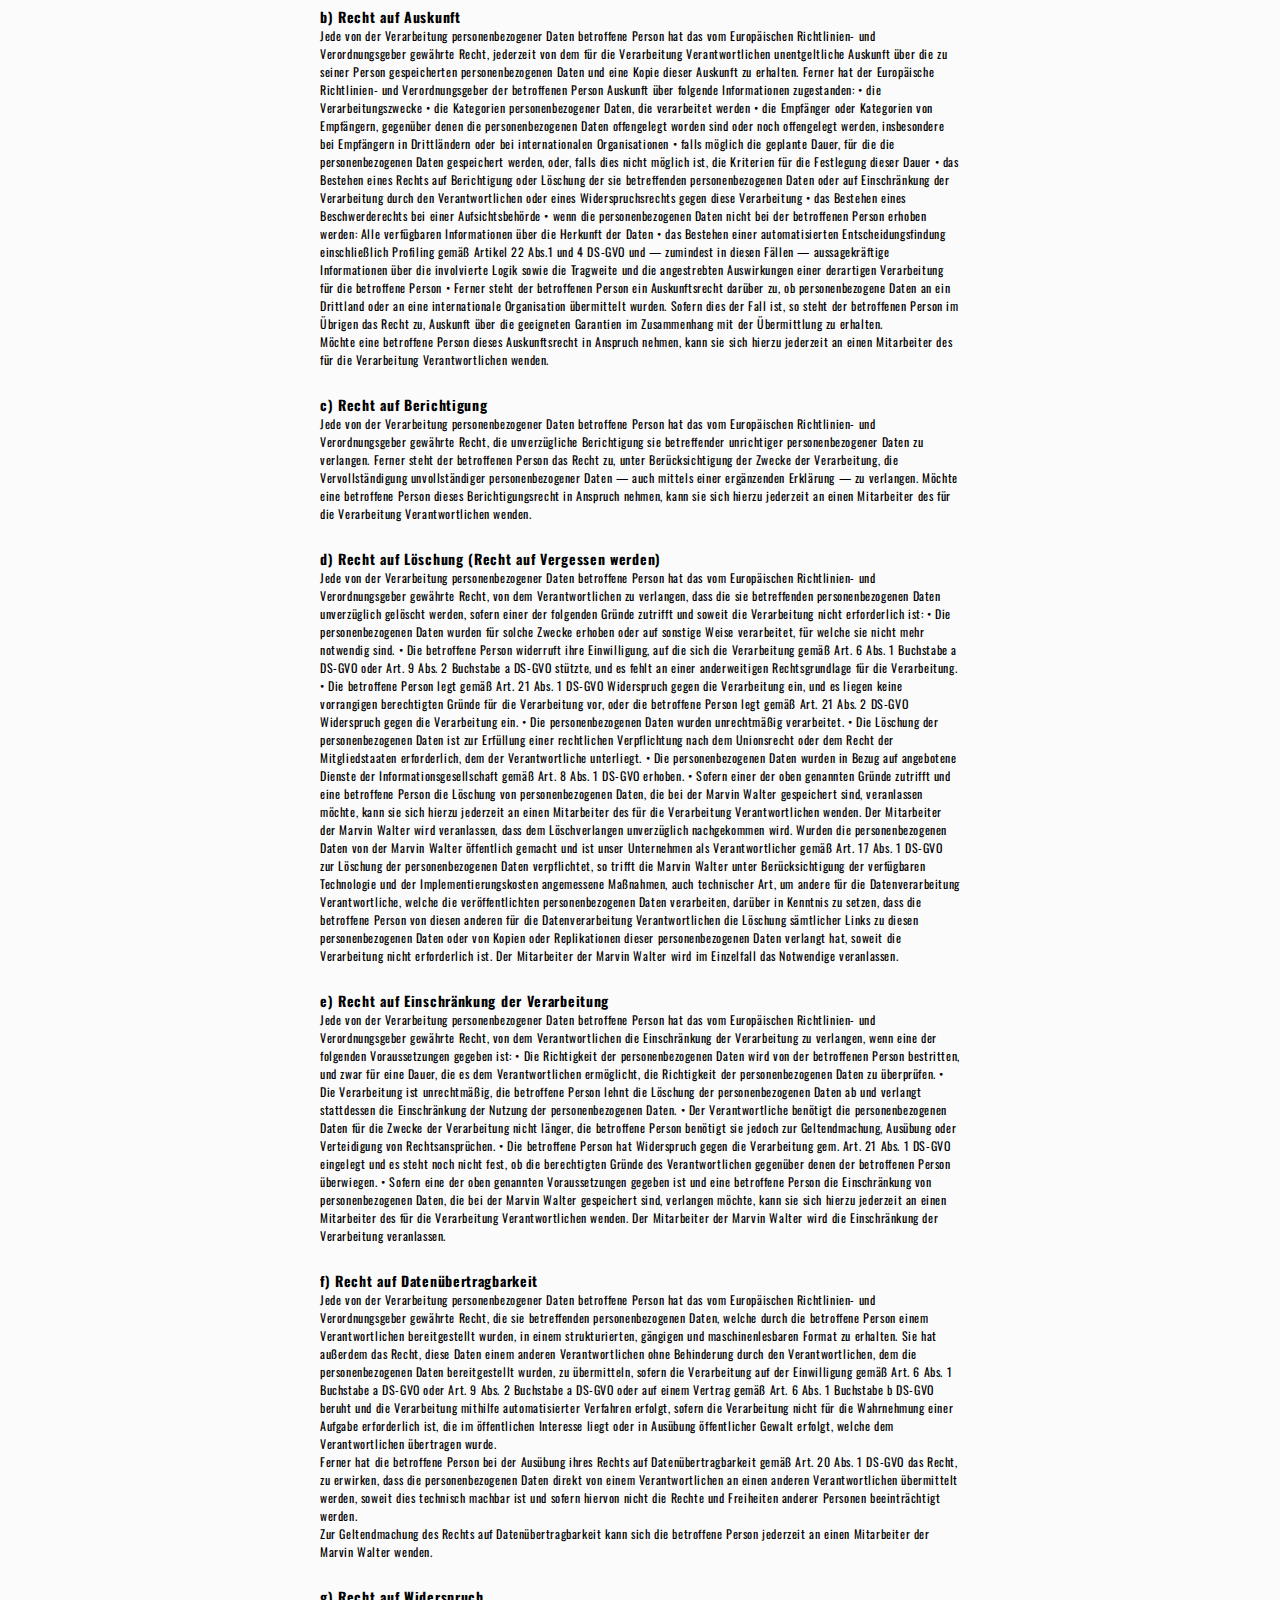
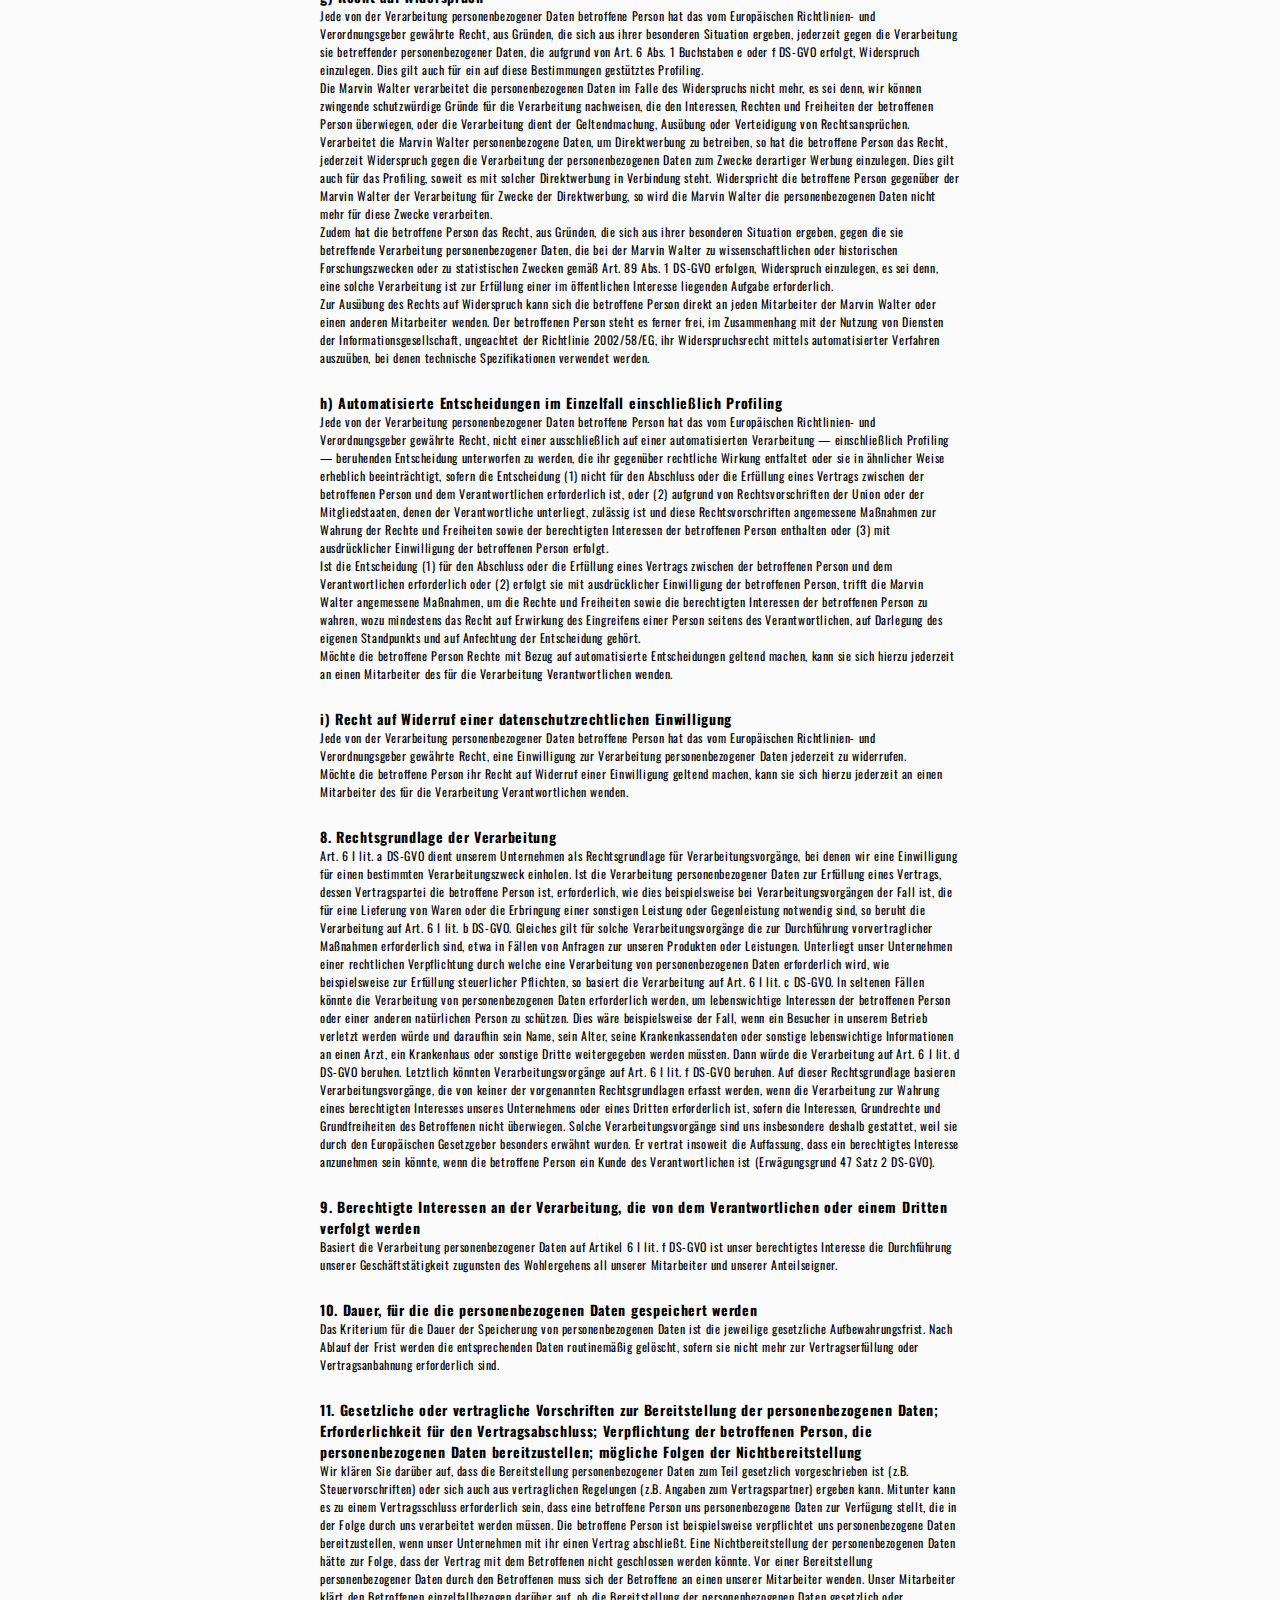
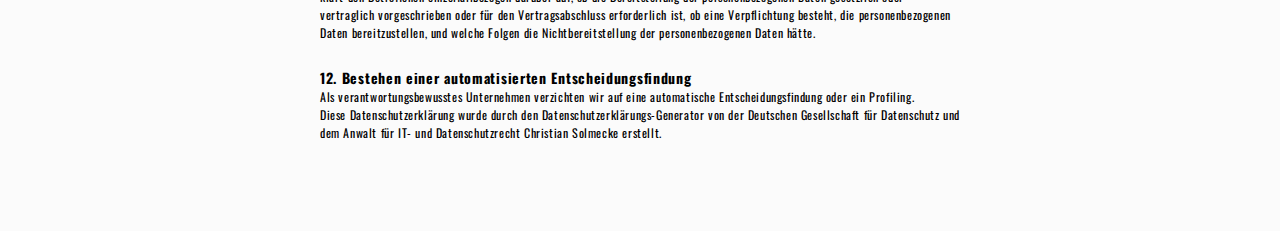
<file: andriesdemyohne/pages/privacy.html>
<!DOCTYPE html>
<html lang="en">
  <head>
    <meta charset="UTF-8" />
    <meta http-equiv="X-UA-Compatible" content="IE=edge" />
    <meta name="viewport" content="width=device-width, initial-scale=1.0" />
    <link rel="stylesheet" href="../styles/main.css" />
    <link rel="stylesheet" href="../styles/hamburgers.css" />
    <link rel="stylesheet" href="../styles/privacy/privacy.css" />
    <link rel="preconnect" href="https://fonts.gstatic.com" />
    <link
      href="https://fonts.googleapis.com/css2?family=Oswald&display=swap"
      rel="stylesheet"
    />
    <title>Privacy</title>
  </head>
  <body>
    <div class="mobile-nav-menu">
      <div class="burger-menu">
        <button class="hamburger hamburger--collapse" type="button">
          <span class="hamburger-box">
            <span class="hamburger-inner"></span>
          </span>
        </button>
      </div>
      <div class="nav-menu-overrlay">
        <p class="logo">MARVIN WALTER</p>
        <p class="imprint">IMPRINT</p>
        <p class="copyright">
          ©️ Marvin Walter 2021<br />
          created by Andries ohneisser
        </p>
        <ul>
          <li><a href="./landscape.html">landscape</a></li>
          <li><a href="./projects.html">projects</a></li>
          <li><a href="./about.html">about</a></li>
          <li><a href="./shop.html">shop</a></li>
          <li><a href="./contact.html">contact</a></li>
        </ul>
      </div>
    </div>
    <header>
      <div class="header-wrapper">
        <a href="../index.html">MARVIN WALTER</a>
        <nav>
          <ul>
            <a href="./landscape.html" class="svg-wrapper">
              <svg
                height="40px"
                width="82px"
                xmlns="http://www.w3.org/2000/svg"
              >
                <rect class="shape" height="40px" width="82px" />
                <div class="text">LANDSCAPE</div>
              </svg>
            </a>
            <a href="./projects.html" class="svg-wrapper">
              <svg
                height="40px"
                width="80px"
                xmlns="http://www.w3.org/2000/svg"
              >
                <rect class="shape" height="40px" width="80px" />
                <div class="text">PROJECTS</div>
              </svg>
            </a>
            <a href="about.html" class="svg-wrapper">
              <svg
                height="40px"
                width="64px"
                xmlns="http://www.w3.org/2000/svg"
              >
                <rect class="shape" height="40px" width="64px" />
                <div class="text">ABOUT</div>
              </svg>
            </a>
            <a href="shop.html" class="svg-wrapper">
              <svg
                height="40px"
                width="56px"
                xmlns="http://www.w3.org/2000/svg"
              >
                <rect class="shape" height="40px" width="56px" />
                <div class="text">SHOP</div>
              </svg>
            </a>
            <a href="./contact.html" class="svg-wrapper">
              <svg
                height="40px"
                width="64px"
                xmlns="http://www.w3.org/2000/svg"
              >
                <rect class="shape" height="40px" width="64px" />
                <div class="text">CONTACT</div>
              </svg>
            </a>
          </ul>
        </nav>
      </div>
    </header>
    <div class="privacy-main">
      <h1>Datenschutzerklärung</h1>
      <p>
        Wir freuen uns sehr über Ihr Interesse an unserem Unternehmen.
        Datenschutz hat einen besonders hohen Stellenwert für die
        Geschäftsleitung der Marvin Walter. Eine Nutzung der Internetseiten der
        Marvin Walter ist grundsätzlich ohne jede Angabe personenbezogener Daten
        möglich. Sofern eine betroffene Person besondere Services unseres
        Unternehmens über unsere Internetseite in Anspruch nehmen möchte, könnte
        jedoch eine Verarbeitung personenbezogener Daten erforderlich werden.
        Ist die Verarbeitung personenbezogener Daten erforderlich und besteht
        für eine solche Verarbeitung keine gesetzliche Grundlage, holen wir
        generell eine Einwilligung der betroffenen Person ein. Die Verarbeitung
        personenbezogener Daten, beispielsweise des Namens, der Anschrift,
        E-MailAdresse oder Telefonnummer einer betroffenen Person, erfolgt stets
        im Einklang mit der Datenschutz-Grundverordnung und in Übereinstimmung
        mit den für die Marvin Walter geltenden landesspezifischen
        Datenschutzbestimmungen. Mittels dieser Datenschutzerklärung möchte
        unser Unternehmen die Öffentlichkeit über Art, Umfang und Zweck der von
        uns erhobenen, genutzten und verarbeiteten personenbezogenen Daten
        informieren. Ferner werden betroffene Personen mittels dieser
        Datenschutzerklärung über die ihnen zustehenden Rechte aufgeklärt. Die
        Marvin Walter hat als für die Verarbeitung Verantwortlicher zahlreiche
        technische und organisatorische Maßnahmen umgesetzt, um einen möglichst
        lückenlosen Schutz der über diese Internetseite verarbeiteten
        personenbezogenen Daten sicherzustellen. Dennoch können Internetbasierte
        Datenübertragungen grundsätzlich Sicherheitslücken aufweisen, sodass ein
        absoluter Schutz nicht gewährleistet werden kann. Aus diesem Grund steht
        es jeder betroffenen Person frei, personenbezogene Daten auch auf
        alternativen Wegen, beispielsweise telefonisch, an uns zu übermitteln.
      </p>
      <h1>1. Begriffsbestimmungen</h1>
      <p>
        Die Datenschutzerklärung der Marvin Walter beruht auf den
        Begrifflichkeiten, die durch den Europäischen Richtlinien- und
        Verordnungsgeber beim Erlass der Datenschutz-Grundverordnung (DS-GVO)
        verwendet wurden. Unsere Datenschutzerklärung soll sowohl für die
        Öffentlichkeit als auch für unsere Kunden und Geschäftspartner einfach
        lesbar und verständlich sein. Um dies zu gewährleisten, möchten wir
        vorab die verwendeten Begrifflichkeiten erläutern. Wir verwenden in
        dieser Datenschutzerklärung unter anderem die folgenden Begriffe:
      </p>
      <h1>a) personenbezogene Daten</h1>
      <p>
        Personenbezogene Daten sind alle Informationen, die sich auf eine
        identifizierte oder identifizierbare natürliche Person (im Folgenden
        „betroffene Person“) beziehen. Als identifizierbar wird eine natürliche
        Person angesehen, die direkt oder indirekt, insbesondere mittels
        Zuordnung zu einer Kennung wie einem Namen, zu einer Kennnummer, zu
        Standortdaten, zu einer Online-Kennung oder zu einem oder mehreren
        besonderen Merkmalen, die Ausdruck der physischen, physiologischen,
        genetischen, psychischen, wirtschaftlichen, kulturellen oder sozialen
        Identität dieser natürlichen Person sind, identifiziert werden kann.
      </p>
      <h1>b) betroffene Person</h1>
      <p>
        Betroffene Person ist jede identifizierte oder identifizierbare
        natürliche Person, deren personenbezogene Daten von dem für die
        Verarbeitung Verantwortlichen verarbeitet werden.
      </p>
      <h1>c) Verarbeitung</h1>
      <p>
        Verarbeitung ist jeder mit oder ohne Hilfe automatisierter Verfahren
        ausgeführte Vorgang oder jede solche Vorgangsreihe im Zusammenhang mit
        personenbezogenen Daten wie das Erheben, das Erfassen, die Organisation,
        das Ordnen, die Speicherung, die Anpassung oder Veränderung, das
        Auslesen, das Abfragen, die Verwendung, die Offenlegung durch
        Übermittlung, Verbreitung oder eine andere Form der Bereitstellung, den
        Abgleich oder die Verknüpfung, die Einschränkung, das Löschen oder die
        Vernichtung.
      </p>
      <h1>d) Einschränkung der Verarbeitung</h1>
      <p>
        Einschränkung der Verarbeitung ist die Markierung gespeicherter
        personenbezogener Daten mit dem Ziel, ihre künftige Verarbeitung
        einzuschränken.
      </p>
      <h1>e) Profiling</h1>
      <p>
        Profiling ist jede Art der automatisierten Verarbeitung
        personenbezogener Daten, die darin besteht, dass diese personenbezogenen
        Daten verwendet werden, um bestimmte persönliche Aspekte, die sich auf
        eine natürliche Person beziehen, zu bewerten, insbesondere, um Aspekte
        bezüglich Arbeitsleistung, wirtschaftlicher Lage, Gesundheit,
        persönlicher Vorlieben, Interessen, Zuverlässigkeit, Verhalten,
        Aufenthaltsort oder Ortswechsel dieser natürlichen Person zu analysieren
        oder vorherzusagen.
      </p>
      <h1>f) Pseudonymisierung</h1>
      <p>
        Pseudonymisierung ist die Verarbeitung personenbezogener Daten in einer
        Weise, auf welche die personenbezogenen Daten ohne Hinzuziehung
        zusätzlicher Informationen nicht mehr einer spezifischen betroffenen
        Person zugeordnet werden können, sofern diese zusätzlichen Informationen
        gesondert aufbewahrt werden und technischen und organisatorischen
        Maßnahmen unterliegen, die gewährleisten, dass die personenbezogenen
        Daten nicht einer identifizierten oder identifizierbaren natürlichen
        Person zugewiesen werden.
      </p>
      <h1>g) Verantwortlicher oder für die Verarbeitung Verantwortlicher</h1>
      <p>
        Verantwortlicher oder für die Verarbeitung Verantwortlicher ist die
        natürliche oder juristische Person, Behörde, Einrichtung oder andere
        Stelle, die allein oder gemeinsam mit anderen über die Zwecke und Mittel
        der Verarbeitung von personenbezogenen Daten entscheidet. Sind die
        Zwecke und Mittel dieser Verarbeitung durch das Unionsrecht oder das
        Recht der Mitgliedstaaten vorgegeben, so kann der Verantwortliche
        beziehungsweise können die bestimmten Kriterien seiner Benennung nach
        dem Unionsrecht oder dem Recht der Mitgliedstaaten vorgesehen werden.
      </p>
      <h1>h) Auftragsverarbeiter</h1>
      <p>
        Auftragsverarbeiter ist eine natürliche oder juristische Person,
        Behörde, Einrichtung oder andere Stelle, die personenbezogene Daten im
        Auftrag des Verantwortlichen verarbeitet.
      </p>
      <h1>i) Empfänger</h1>
      <p>
        Empfänger ist eine natürliche oder juristische Person, Behörde,
        Einrichtung oder andere Stelle, der personenbezogene Daten offengelegt
        werden, unabhängig davon, ob es sich bei ihr um einen Dritten handelt
        oder nicht. Behörden, die im Rahmen eines bestimmten
        Untersuchungsauftrags nach dem Unionsrecht oder dem Recht der
        Mitgliedstaaten möglicherweise personenbezogene Daten erhalten, gelten
        jedoch nicht als Empfänger.
      </p>
      <h1>j) Dritter</h1>
      <p>
        Dritter ist eine natürliche oder juristische Person, Behörde,
        Einrichtung oder andere Stelle außer der betroffenen Person, dem
        Verantwortlichen, dem Auftragsverarbeiter und den Personen, die unter
        der unmittelbaren Verantwortung des Verantwortlichen oder des
        Auftragsverarbeiters befugt sind, die personenbezogenen Daten zu
        verarbeiten.
      </p>
      <h1>k) Einwilligung</h1>
      <p>
        Einwilligung ist jede von der betroffenen Person freiwillig für den
        bestimmten Fall in informierter Weise und unmissverständlich abgegebene
        Willensbekundung in Form einer Erklärung oder einer sonstigen
        eindeutigen bestätigenden Handlung, mit der die betroffene Person zu
        verstehen gibt, dass sie mit der Verarbeitung der sie betreffenden
        personenbezogenen Daten einverstanden ist.
      </p>
      <h1>2. Name und Anschrift des für die Verarbeitung Verantwortlichen</h1>
      <p>
        Verantwortlicher im Sinne der Datenschutz-Grundverordnung, sonstiger in
        den Mitgliedstaaten der Europäischen Union geltenden Datenschutzgesetze
        und anderer Bestimmungen mit datenschutzrechtlichem Charakter ist
        die:<br />
        Marvin Walter<br />
        Hundweg 1a<br />
        77799 Ortenberg<br />
        Deutschland<br />
        Tel.: 015739563483<br />
        E-Mail: marvinw.insta@gmail.com<br />
        Website: www.marvinwalter.de
      </p>
      <h1>3. Cookies</h1>
      <p>
        Die Internetseiten der Marvin Walter verwenden Cookies. Cookies sind
        Textdateien, welche über einen Internetbrowser auf einem Computersystem
        abgelegt und gespeichert werden. Zahlreiche Internetseiten und Server
        verwenden Cookies. Viele Cookies enthalten eine sogenannte Cookie-ID.
        Eine Cookie-ID ist eine eindeutige Kennung des Cookies. Sie besteht aus
        einer Zeichenfolge, durch welche Internetseiten und Server dem konkreten
        Internetbrowser zugeordnet werden können, in dem das Cookie gespeichert
        wurde. Dies ermöglicht es den besuchten Internetseiten und Servern, den
        individuellen Browser der betroffenen Person von anderen
        Internetbrowsern, die andere Cookies enthalten, zu unterscheiden. Ein
        bestimmter Internetbrowser kann über die eindeutige Cookie-ID
        wiedererkannt und identifiziert werden. Durch den Einsatz von Cookies
        kann die Marvin Walter den Nutzern dieser Internetseite
        nutzerfreundlichere Services bereitstellen, die ohne die Cookie-Setzung
        nicht möglich wären. Mittels eines Cookies können die Informationen und
        Angebote auf unserer Internetseite im Sinne des Benutzers optimiert
        werden. Cookies ermöglichen uns, wie bereits erwähnt, die Benutzer
        unserer Internetseite wiederzuerkennen. Zweck dieser Wiedererkennung ist
        es, den Nutzern die Verwendung unserer Internetseite zu erleichtern. Der
        Benutzer einer Internetseite, die Cookies verwendet, muss beispielsweise
        nicht bei jedem Besuch der Internetseite erneut seine Zugangsdaten
        eingeben, weil dies von der Internetseite und dem auf dem Computersystem
        des Benutzers abgelegten Cookie übernommen wird. Ein weiteres Beispiel
        ist das Cookie eines Warenkorbes im Online-Shop. Der Online-Shop merkt
        sich die Artikel, die ein Kunde in den virtuellen Warenkorb gelegt hat,
        über ein Cookie. Die betroffene Person kann die Setzung von Cookies
        durch unsere Internetseite jederzeit mittels einer entsprechenden
        Einstellung des genutzten Internetbrowsers verhindern und damit der
        Setzung von Cookies dauerhaft widersprechen. Ferner können bereits
        gesetzte Cookies jederzeit über einen Internetbrowser oder andere
        Softwareprogramme gelöscht werden. Dies ist in allen gängigen
        Internetbrowsern möglich. Deaktiviert die betroffene Person die Setzung
        von Cookies in dem genutzten Internetbrowser, sind unter Umständen nicht
        alle Funktionen unserer Internetseite vollumfänglich nutzbar.
      </p>
      <h1>4. Erfassung von allgemeinen Daten und Informationen</h1>
      <p>
        Die Internetseite der Marvin Walter erfasst mit jedem Aufruf der
        Internetseite durch eine betroffene Person oder ein automatisiertes
        System eine Reihe von allgemeinen Daten und Informationen. Diese
        allgemeinen Daten und Informationen werden in den Logfiles des Servers
        gespeichert. Erfasst werden können die (1) verwendeten Browsertypen und
        Versionen, (2) das vom zugreifenden System verwendete Betriebssystem,
        (3) die Internetseite, von welcher ein zugreifendes System auf unsere
        Internetseite gelangt (sogenannte Referrer), (4) die Unterwebseiten,
        welche über ein zugreifendes System auf unserer Internetseite
        angesteuert werden, (5) das Datum und die Uhrzeit eines Zugriffs auf die
        Internetseite, (6) eine Internet-Protokoll-Adresse (IP-Adresse), (7) der
        Internet-Service-Provider des zugreifenden Systems und (8) sonstige
        ähnliche Daten und Informationen, die der Gefahrenabwehr im Falle von
        Angriffen auf unsere informationstechnologischen Systeme dienen. Bei der
        Nutzung dieser allgemeinen Daten und Informationen zieht die Marvin
        Walter keine Rückschlüsse auf die betroffene Person. Diese Informationen
        werden vielmehr benötigt, um (1) die Inhalte unserer Internetseite
        korrekt auszuliefern, (2) die Inhalte unserer Internetseite sowie die
        Werbung für diese zu optimieren, (3) die dauerhafte Funktionsfähigkeit
        unserer informationstechnologischen Systeme und der Technik unserer
        Internetseite zu gewährleisten sowie (4) um Strafverfolgungsbehörden im
        Falle eines Cyberangriffes die zur Strafverfolgung notwendigen
        Informationen bereitzustellen. Diese anonym erhobenen Daten und
        Informationen werden durch die Marvin Walter daher einerseits
        statistisch und ferner mit dem Ziel ausgewertet, den Datenschutz und die
        Datensicherheit in unserem Unternehmen zu erhöhen, um letztlich ein
        optimales Schutzniveau für die von uns verarbeiteten personenbezogenen
        Daten sicherzustellen. Die anonymen Daten der Server-Logfiles werden
        getrennt von allen durch eine betroffene Person angegebenen
        personenbezogenen Daten gespeichert.
      </p>
      <h1>5. Kontaktmöglichkeit über die Internetseite</h1>
      <p>
        Die Internetseite der Marvin Walter enthält aufgrund von gesetzlichen
        Vorschriften Angaben, die eine schnelle elektronische Kontaktaufnahme zu
        unserem Unternehmen sowie eine unmittelbare Kommunikation mit uns
        ermöglichen, was ebenfalls eine allgemeine Adresse der sogenannten
        elektronischen Post (E-Mail-Adresse) umfasst. Sofern eine betroffene
        Person per E-Mail oder über ein Kontaktformular den Kontakt mit dem für
        die Verarbeitung Verantwortlichen aufnimmt, werden die von der
        betroffenen Person übermittelten personenbezogenen Daten automatisch
        gespeichert. Solche auf freiwilliger Basis von einer betroffenen Person
        an den für die Verarbeitung Verantwortlichen übermittelten
        personenbezogenen Daten werden für Zwecke der Bearbeitung oder der
        Kontaktaufnahme zur betroffenen Person gespeichert. Es erfolgt keine
        Weitergabe dieser personenbezogenen Daten an Dritte.
      </p>
      <h1>
        6. Routinemäßige Löschung und Sperrung von personenbezogenen Daten
      </h1>
      <p>
        Der für die Verarbeitung Verantwortliche verarbeitet und speichert
        personenbezogene Daten der betroffenen Person nur für den Zeitraum, der
        zur Erreichung des Speicherungszwecks erforderlich ist oder sofern dies
        durch den Europäischen Richtlinien- und Verordnungsgeber oder einen
        anderen Gesetzgeber in Gesetzen oder Vorschriften, welchen der für die
        Verarbeitung Verantwortliche unterliegt, vorgesehen wurde. Entfällt der
        Speicherungszweck oder läuft eine vom Europäischen Richtlinien- und
        Verordnungsgeber oder einem anderen zuständigen Gesetzgeber
        vorgeschriebene Speicherfrist ab, werden die personenbezogenen Daten
        routinemäßig und entsprechend den gesetzlichen Vorschriften gesperrt
        oder gelöscht.
      </p>
      <h1>7. Rechte der betroffenen Person</h1>
      <h1>a) Recht auf Bestätigung</h1>
      <p>
        Jede betroffene Person hat das vom Europäischen Richtlinien- und
        Verordnungsgeber eingeräumte Recht, von dem für die Verarbeitung
        Verantwortlichen eine Bestätigung darüber zu verlangen, ob sie
        betreffende personenbezogene Daten verarbeitet werden. Möchte eine
        betroffene Person dieses Bestätigungsrecht in Anspruch nehmen, kann sie
        sich hierzu jederzeit an einen Mitarbeiter des für die Verarbeitung
        Verantwortlichen wenden.
      </p>
      <h1>b) Recht auf Auskunft</h1>
      <p>
        Jede von der Verarbeitung personenbezogener Daten betroffene Person hat
        das vom Europäischen Richtlinien- und Verordnungsgeber gewährte Recht,
        jederzeit von dem für die Verarbeitung Verantwortlichen unentgeltliche
        Auskunft über die zu seiner Person gespeicherten personenbezogenen Daten
        und eine Kopie dieser Auskunft zu erhalten. Ferner hat der Europäische
        Richtlinien- und Verordnungsgeber der betroffenen Person Auskunft über
        folgende Informationen zugestanden: • die Verarbeitungszwecke • die
        Kategorien personenbezogener Daten, die verarbeitet werden • die
        Empfänger oder Kategorien von Empfängern, gegenüber denen die
        personenbezogenen Daten offengelegt worden sind oder noch offengelegt
        werden, insbesondere bei Empfängern in Drittländern oder bei
        internationalen Organisationen • falls möglich die geplante Dauer, für
        die die personenbezogenen Daten gespeichert werden, oder, falls dies
        nicht möglich ist, die Kriterien für die Festlegung dieser Dauer • das
        Bestehen eines Rechts auf Berichtigung oder Löschung der sie
        betreffenden personenbezogenen Daten oder auf Einschränkung der
        Verarbeitung durch den Verantwortlichen oder eines Widerspruchsrechts
        gegen diese Verarbeitung • das Bestehen eines Beschwerderechts bei einer
        Aufsichtsbehörde • wenn die personenbezogenen Daten nicht bei der
        betroffenen Person erhoben werden: Alle verfügbaren Informationen über
        die Herkunft der Daten • das Bestehen einer automatisierten
        Entscheidungsfindung einschließlich Profiling gemäß Artikel 22 Abs.1 und
        4 DS-GVO und — zumindest in diesen Fällen — aussagekräftige
        Informationen über die involvierte Logik sowie die Tragweite und die
        angestrebten Auswirkungen einer derartigen Verarbeitung für die
        betroffene Person • Ferner steht der betroffenen Person ein
        Auskunftsrecht darüber zu, ob personenbezogene Daten an ein Drittland
        oder an eine internationale Organisation übermittelt wurden. Sofern dies
        der Fall ist, so steht der betroffenen Person im Übrigen das Recht zu,
        Auskunft über die geeigneten Garantien im Zusammenhang mit der
        Übermittlung zu erhalten.<br />
        Möchte eine betroffene Person dieses Auskunftsrecht in Anspruch nehmen,
        kann sie sich hierzu jederzeit an einen Mitarbeiter des für die
        Verarbeitung Verantwortlichen wenden.
      </p>
      <h1>c) Recht auf Berichtigung</h1>
      <p>
        Jede von der Verarbeitung personenbezogener Daten betroffene Person hat
        das vom Europäischen Richtlinien- und Verordnungsgeber gewährte Recht,
        die unverzügliche Berichtigung sie betreffender unrichtiger
        personenbezogener Daten zu verlangen. Ferner steht der betroffenen
        Person das Recht zu, unter Berücksichtigung der Zwecke der Verarbeitung,
        die Vervollständigung unvollständiger personenbezogener Daten — auch
        mittels einer ergänzenden Erklärung — zu verlangen. Möchte eine
        betroffene Person dieses Berichtigungsrecht in Anspruch nehmen, kann sie
        sich hierzu jederzeit an einen Mitarbeiter des für die Verarbeitung
        Verantwortlichen wenden.
      </p>
      <h1>d) Recht auf Löschung (Recht auf Vergessen werden)</h1>
      <p>
        Jede von der Verarbeitung personenbezogener Daten betroffene Person hat
        das vom Europäischen Richtlinien- und Verordnungsgeber gewährte Recht,
        von dem Verantwortlichen zu verlangen, dass die sie betreffenden
        personenbezogenen Daten unverzüglich gelöscht werden, sofern einer der
        folgenden Gründe zutrifft und soweit die Verarbeitung nicht erforderlich
        ist: • Die personenbezogenen Daten wurden für solche Zwecke erhoben oder
        auf sonstige Weise verarbeitet, für welche sie nicht mehr notwendig
        sind. • Die betroffene Person widerruft ihre Einwilligung, auf die sich
        die Verarbeitung gemäß Art. 6 Abs. 1 Buchstabe a DS-GVO oder Art. 9 Abs.
        2 Buchstabe a DS-GVO stützte, und es fehlt an einer anderweitigen
        Rechtsgrundlage für die Verarbeitung. • Die betroffene Person legt gemäß
        Art. 21 Abs. 1 DS-GVO Widerspruch gegen die Verarbeitung ein, und es
        liegen keine vorrangigen berechtigten Gründe für die Verarbeitung vor,
        oder die betroffene Person legt gemäß Art. 21 Abs. 2 DS-GVO Widerspruch
        gegen die Verarbeitung ein. • Die personenbezogenen Daten wurden
        unrechtmäßig verarbeitet. • Die Löschung der personenbezogenen Daten ist
        zur Erfüllung einer rechtlichen Verpflichtung nach dem Unionsrecht oder
        dem Recht der Mitgliedstaaten erforderlich, dem der Verantwortliche
        unterliegt. • Die personenbezogenen Daten wurden in Bezug auf angebotene
        Dienste der Informationsgesellschaft gemäß Art. 8 Abs. 1 DS-GVO erhoben.
        • Sofern einer der oben genannten Gründe zutrifft und eine betroffene
        Person die Löschung von personenbezogenen Daten, die bei der Marvin
        Walter gespeichert sind, veranlassen möchte, kann sie sich hierzu
        jederzeit an einen Mitarbeiter des für die Verarbeitung Verantwortlichen
        wenden. Der Mitarbeiter der Marvin Walter wird veranlassen, dass dem
        Löschverlangen unverzüglich nachgekommen wird. Wurden die
        personenbezogenen Daten von der Marvin Walter öffentlich gemacht und ist
        unser Unternehmen als Verantwortlicher gemäß Art. 17 Abs. 1 DS-GVO zur
        Löschung der personenbezogenen Daten verpflichtet, so trifft die Marvin
        Walter unter Berücksichtigung der verfügbaren Technologie und der
        Implementierungskosten angemessene Maßnahmen, auch technischer Art, um
        andere für die Datenverarbeitung Verantwortliche, welche die
        veröffentlichten personenbezogenen Daten verarbeiten, darüber in
        Kenntnis zu setzen, dass die betroffene Person von diesen anderen für
        die Datenverarbeitung Verantwortlichen die Löschung sämtlicher Links zu
        diesen personenbezogenen Daten oder von Kopien oder Replikationen dieser
        personenbezogenen Daten verlangt hat, soweit die Verarbeitung nicht
        erforderlich ist. Der Mitarbeiter der Marvin Walter wird im Einzelfall
        das Notwendige veranlassen.
      </p>
      <h1>e) Recht auf Einschränkung der Verarbeitung</h1>
      <p>
        Jede von der Verarbeitung personenbezogener Daten betroffene Person hat
        das vom Europäischen Richtlinien- und Verordnungsgeber gewährte Recht,
        von dem Verantwortlichen die Einschränkung der Verarbeitung zu
        verlangen, wenn eine der folgenden Voraussetzungen gegeben ist: • Die
        Richtigkeit der personenbezogenen Daten wird von der betroffenen Person
        bestritten, und zwar für eine Dauer, die es dem Verantwortlichen
        ermöglicht, die Richtigkeit der personenbezogenen Daten zu überprüfen. •
        Die Verarbeitung ist unrechtmäßig, die betroffene Person lehnt die
        Löschung der personenbezogenen Daten ab und verlangt stattdessen die
        Einschränkung der Nutzung der personenbezogenen Daten. • Der
        Verantwortliche benötigt die personenbezogenen Daten für die Zwecke der
        Verarbeitung nicht länger, die betroffene Person benötigt sie jedoch zur
        Geltendmachung, Ausübung oder Verteidigung von Rechtsansprüchen. • Die
        betroffene Person hat Widerspruch gegen die Verarbeitung gem. Art. 21
        Abs. 1 DS-GVO eingelegt und es steht noch nicht fest, ob die
        berechtigten Gründe des Verantwortlichen gegenüber denen der betroffenen
        Person überwiegen. • Sofern eine der oben genannten Voraussetzungen
        gegeben ist und eine betroffene Person die Einschränkung von
        personenbezogenen Daten, die bei der Marvin Walter gespeichert sind,
        verlangen möchte, kann sie sich hierzu jederzeit an einen Mitarbeiter
        des für die Verarbeitung Verantwortlichen wenden. Der Mitarbeiter der
        Marvin Walter wird die Einschränkung der Verarbeitung veranlassen.
      </p>
      <h1>f) Recht auf Datenübertragbarkeit</h1>
      <p>
        Jede von der Verarbeitung personenbezogener Daten betroffene Person hat
        das vom Europäischen Richtlinien- und Verordnungsgeber gewährte Recht,
        die sie betreffenden personenbezogenen Daten, welche durch die
        betroffene Person einem Verantwortlichen bereitgestellt wurden, in einem
        strukturierten, gängigen und maschinenlesbaren Format zu erhalten. Sie
        hat außerdem das Recht, diese Daten einem anderen Verantwortlichen ohne
        Behinderung durch den Verantwortlichen, dem die personenbezogenen Daten
        bereitgestellt wurden, zu übermitteln, sofern die Verarbeitung auf der
        Einwilligung gemäß Art. 6 Abs. 1 Buchstabe a DS-GVO oder Art. 9 Abs. 2
        Buchstabe a DS-GVO oder auf einem Vertrag gemäß Art. 6 Abs. 1 Buchstabe
        b DS-GVO beruht und die Verarbeitung mithilfe automatisierter Verfahren
        erfolgt, sofern die Verarbeitung nicht für die Wahrnehmung einer Aufgabe
        erforderlich ist, die im öffentlichen Interesse liegt oder in Ausübung
        öffentlicher Gewalt erfolgt, welche dem Verantwortlichen übertragen
        wurde.<br />
        Ferner hat die betroffene Person bei der Ausübung ihres Rechts auf
        Datenübertragbarkeit gemäß Art. 20 Abs. 1 DS-GVO das Recht, zu erwirken,
        dass die personenbezogenen Daten direkt von einem Verantwortlichen an
        einen anderen Verantwortlichen übermittelt werden, soweit dies technisch
        machbar ist und sofern hiervon nicht die Rechte und Freiheiten anderer
        Personen beeinträchtigt werden.<br />
        Zur Geltendmachung des Rechts auf Datenübertragbarkeit kann sich die
        betroffene Person jederzeit an einen Mitarbeiter der Marvin Walter
        wenden.
      </p>
      <h1>g) Recht auf Widerspruch</h1>
      <p>
        Jede von der Verarbeitung personenbezogener Daten betroffene Person hat
        das vom Europäischen Richtlinien- und Verordnungsgeber gewährte Recht,
        aus Gründen, die sich aus ihrer besonderen Situation ergeben, jederzeit
        gegen die Verarbeitung sie betreffender personenbezogener Daten, die
        aufgrund von Art. 6 Abs. 1 Buchstaben e oder f DS-GVO erfolgt,
        Widerspruch einzulegen. Dies gilt auch für ein auf diese Bestimmungen
        gestütztes Profiling.<br />
        Die Marvin Walter verarbeitet die personenbezogenen Daten im Falle des
        Widerspruchs nicht mehr, es sei denn, wir können zwingende schutzwürdige
        Gründe für die Verarbeitung nachweisen, die den Interessen, Rechten und
        Freiheiten der betroffenen Person überwiegen, oder die Verarbeitung
        dient der Geltendmachung, Ausübung oder Verteidigung von
        Rechtsansprüchen.<br />
        Verarbeitet die Marvin Walter personenbezogene Daten, um Direktwerbung
        zu betreiben, so hat die betroffene Person das Recht, jederzeit
        Widerspruch gegen die Verarbeitung der personenbezogenen Daten zum
        Zwecke derartiger Werbung einzulegen. Dies gilt auch für das Profiling,
        soweit es mit solcher Direktwerbung in Verbindung steht. Widerspricht
        die betroffene Person gegenüber der Marvin Walter der Verarbeitung für
        Zwecke der Direktwerbung, so wird die Marvin Walter die
        personenbezogenen Daten nicht mehr für diese Zwecke verarbeiten.<br />
        Zudem hat die betroffene Person das Recht, aus Gründen, die sich aus
        ihrer besonderen Situation ergeben, gegen die sie betreffende
        Verarbeitung personenbezogener Daten, die bei der Marvin Walter zu
        wissenschaftlichen oder historischen Forschungszwecken oder zu
        statistischen Zwecken gemäß Art. 89 Abs. 1 DS-GVO erfolgen, Widerspruch
        einzulegen, es sei denn, eine solche Verarbeitung ist zur Erfüllung
        einer im öffentlichen Interesse liegenden Aufgabe erforderlich.<br />
        Zur Ausübung des Rechts auf Widerspruch kann sich die betroffene Person
        direkt an jeden Mitarbeiter der Marvin Walter oder einen anderen
        Mitarbeiter wenden. Der betroffenen Person steht es ferner frei, im
        Zusammenhang mit der Nutzung von Diensten der Informationsgesellschaft,
        ungeachtet der Richtlinie 2002/58/EG, ihr Widerspruchsrecht mittels
        automatisierter Verfahren auszuüben, bei denen technische
        Spezifikationen verwendet werden.
      </p>
      <h1>
        h) Automatisierte Entscheidungen im Einzelfall einschließlich Profiling
      </h1>
      <p>
        Jede von der Verarbeitung personenbezogener Daten betroffene Person hat
        das vom Europäischen Richtlinien- und Verordnungsgeber gewährte Recht,
        nicht einer ausschließlich auf einer automatisierten Verarbeitung —
        einschließlich Profiling — beruhenden Entscheidung unterworfen zu
        werden, die ihr gegenüber rechtliche Wirkung entfaltet oder sie in
        ähnlicher Weise erheblich beeinträchtigt, sofern die Entscheidung (1)
        nicht für den Abschluss oder die Erfüllung eines Vertrags zwischen der
        betroffenen Person und dem Verantwortlichen erforderlich ist, oder (2)
        aufgrund von Rechtsvorschriften der Union oder der Mitgliedstaaten,
        denen der Verantwortliche unterliegt, zulässig ist und diese
        Rechtsvorschriften angemessene Maßnahmen zur Wahrung der Rechte und
        Freiheiten sowie der berechtigten Interessen der betroffenen Person
        enthalten oder (3) mit ausdrücklicher Einwilligung der betroffenen
        Person erfolgt.<br />
        Ist die Entscheidung (1) für den Abschluss oder die Erfüllung eines
        Vertrags zwischen der betroffenen Person und dem Verantwortlichen
        erforderlich oder (2) erfolgt sie mit ausdrücklicher Einwilligung der
        betroffenen Person, trifft die Marvin Walter angemessene Maßnahmen, um
        die Rechte und Freiheiten sowie die berechtigten Interessen der
        betroffenen Person zu wahren, wozu mindestens das Recht auf Erwirkung
        des Eingreifens einer Person seitens des Verantwortlichen, auf Darlegung
        des eigenen Standpunkts und auf Anfechtung der Entscheidung gehört.<br />
        Möchte die betroffene Person Rechte mit Bezug auf automatisierte
        Entscheidungen geltend machen, kann sie sich hierzu jederzeit an einen
        Mitarbeiter des für die Verarbeitung Verantwortlichen wenden.
      </p>
      <h1>i) Recht auf Widerruf einer datenschutzrechtlichen Einwilligung</h1>
      <p>
        Jede von der Verarbeitung personenbezogener Daten betroffene Person hat
        das vom Europäischen Richtlinien- und Verordnungsgeber gewährte Recht,
        eine Einwilligung zur Verarbeitung personenbezogener Daten jederzeit zu
        widerrufen.<br />
        Möchte die betroffene Person ihr Recht auf Widerruf einer Einwilligung
        geltend machen, kann sie sich hierzu jederzeit an einen Mitarbeiter des
        für die Verarbeitung Verantwortlichen wenden.
      </p>
      <h1>8. Rechtsgrundlage der Verarbeitung</h1>
      <p>
        Art. 6 I lit. a DS-GVO dient unserem Unternehmen als Rechtsgrundlage für
        Verarbeitungsvorgänge, bei denen wir eine Einwilligung für einen
        bestimmten Verarbeitungszweck einholen. Ist die Verarbeitung
        personenbezogener Daten zur Erfüllung eines Vertrags, dessen
        Vertragspartei die betroffene Person ist, erforderlich, wie dies
        beispielsweise bei Verarbeitungsvorgängen der Fall ist, die für eine
        Lieferung von Waren oder die Erbringung einer sonstigen Leistung oder
        Gegenleistung notwendig sind, so beruht die Verarbeitung auf Art. 6 I
        lit. b DS-GVO. Gleiches gilt für solche Verarbeitungsvorgänge die zur
        Durchführung vorvertraglicher Maßnahmen erforderlich sind, etwa in
        Fällen von Anfragen zur unseren Produkten oder Leistungen. Unterliegt
        unser Unternehmen einer rechtlichen Verpflichtung durch welche eine
        Verarbeitung von personenbezogenen Daten erforderlich wird, wie
        beispielsweise zur Erfüllung steuerlicher Pflichten, so basiert die
        Verarbeitung auf Art. 6 I lit. c DS-GVO. In seltenen Fällen könnte die
        Verarbeitung von personenbezogenen Daten erforderlich werden, um
        lebenswichtige Interessen der betroffenen Person oder einer anderen
        natürlichen Person zu schützen. Dies wäre beispielsweise der Fall, wenn
        ein Besucher in unserem Betrieb verletzt werden würde und daraufhin sein
        Name, sein Alter, seine Krankenkassendaten oder sonstige lebenswichtige
        Informationen an einen Arzt, ein Krankenhaus oder sonstige Dritte
        weitergegeben werden müssten. Dann würde die Verarbeitung auf Art. 6 I
        lit. d DS-GVO beruhen. Letztlich könnten Verarbeitungsvorgänge auf Art.
        6 I lit. f DS-GVO beruhen. Auf dieser Rechtsgrundlage basieren
        Verarbeitungsvorgänge, die von keiner der vorgenannten Rechtsgrundlagen
        erfasst werden, wenn die Verarbeitung zur Wahrung eines berechtigten
        Interesses unseres Unternehmens oder eines Dritten erforderlich ist,
        sofern die Interessen, Grundrechte und Grundfreiheiten des Betroffenen
        nicht überwiegen. Solche Verarbeitungsvorgänge sind uns insbesondere
        deshalb gestattet, weil sie durch den Europäischen Gesetzgeber besonders
        erwähnt wurden. Er vertrat insoweit die Auffassung, dass ein
        berechtigtes Interesse anzunehmen sein könnte, wenn die betroffene
        Person ein Kunde des Verantwortlichen ist (Erwägungsgrund 47 Satz 2
        DS-GVO).
      </p>
      <h1>
        9. Berechtigte Interessen an der Verarbeitung, die von dem
        Verantwortlichen oder einem Dritten verfolgt werden
      </h1>
      <p>
        Basiert die Verarbeitung personenbezogener Daten auf Artikel 6 I lit. f
        DS-GVO ist unser berechtigtes Interesse die Durchführung unserer
        Geschäftstätigkeit zugunsten des Wohlergehens all unserer Mitarbeiter
        und unserer Anteilseigner.
      </p>
      <h1>10. Dauer, für die die personenbezogenen Daten gespeichert werden</h1>
      <p>
        Das Kriterium für die Dauer der Speicherung von personenbezogenen Daten
        ist die jeweilige gesetzliche Aufbewahrungsfrist. Nach Ablauf der Frist
        werden die entsprechenden Daten routinemäßig gelöscht, sofern sie nicht
        mehr zur Vertragserfüllung oder Vertragsanbahnung erforderlich sind.
      </p>
      <h1>
        11. Gesetzliche oder vertragliche Vorschriften zur Bereitstellung der
        personenbezogenen Daten; Erforderlichkeit für den Vertragsabschluss;
        Verpflichtung der betroffenen Person, die personenbezogenen Daten
        bereitzustellen; mögliche Folgen der Nichtbereitstellung
      </h1>
      <p>
        Wir klären Sie darüber auf, dass die Bereitstellung personenbezogener
        Daten zum Teil gesetzlich vorgeschrieben ist (z.B. Steuervorschriften)
        oder sich auch aus vertraglichen Regelungen (z.B. Angaben zum
        Vertragspartner) ergeben kann. Mitunter kann es zu einem Vertragsschluss
        erforderlich sein, dass eine betroffene Person uns personenbezogene
        Daten zur Verfügung stellt, die in der Folge durch uns verarbeitet
        werden müssen. Die betroffene Person ist beispielsweise verpflichtet uns
        personenbezogene Daten bereitzustellen, wenn unser Unternehmen mit ihr
        einen Vertrag abschließt. Eine Nichtbereitstellung der personenbezogenen
        Daten hätte zur Folge, dass der Vertrag mit dem Betroffenen nicht
        geschlossen werden könnte. Vor einer Bereitstellung personenbezogener
        Daten durch den Betroffenen muss sich der Betroffene an einen unserer
        Mitarbeiter wenden. Unser Mitarbeiter klärt den Betroffenen
        einzelfallbezogen darüber auf, ob die Bereitstellung der
        personenbezogenen Daten gesetzlich oder vertraglich vorgeschrieben oder
        für den Vertragsabschluss erforderlich ist, ob eine Verpflichtung
        besteht, die personenbezogenen Daten bereitzustellen, und welche Folgen
        die Nichtbereitstellung der personenbezogenen Daten hätte.
      </p>
      <h1>12. Bestehen einer automatisierten Entscheidungsfindung</h1>
      <p>
        Als verantwortungsbewusstes Unternehmen verzichten wir auf eine
        automatische Entscheidungsfindung oder ein Profiling.<br />
        Diese Datenschutzerklärung wurde durch den
        Datenschutzerklärungs-Generator von der Deutschen Gesellschaft für
        Datenschutz und dem Anwalt für IT- und Datenschutzrecht Christian
        Solmecke erstellt.
      </p>
    </div>
    <div class="footer sticky-footer">
      <div class="footer-wrapper">
        <a href="./imprint.html" class="svg-wrapper footer-hover-none footer-item-left-margin">
          <svg height="40px" width="100px" xmlns="http://www.w3.org/2000/svg">
            <rect class="shape" height="40px" width="100px" />
            <div class="footer-text-left">IMPRINT</div>
          </svg>
        </a>
        <a href="mailto: andries.ohneisser@gmail.com" class="svg-wrapper footer-hover-none footer-item-right-margin">
          <svg height="40px" width="250px" xmlns="http://www.w3.org/2000/svg">
            <rect class="shape" height="40px" width="250px" />
            <div class="footer-text-right">
              ©️ Marvin Walter 2021
              <br />
              created by Andries ohneisser
            </div>
          </svg>
        </a>
      </div>
    </div>
    <script src="https://ajax.googleapis.com/ajax/libs/jquery/3.5.1/jquery.min.js"></script>
    <script src="../scripts/script.js"></script>
  </body>
</html>
</file>
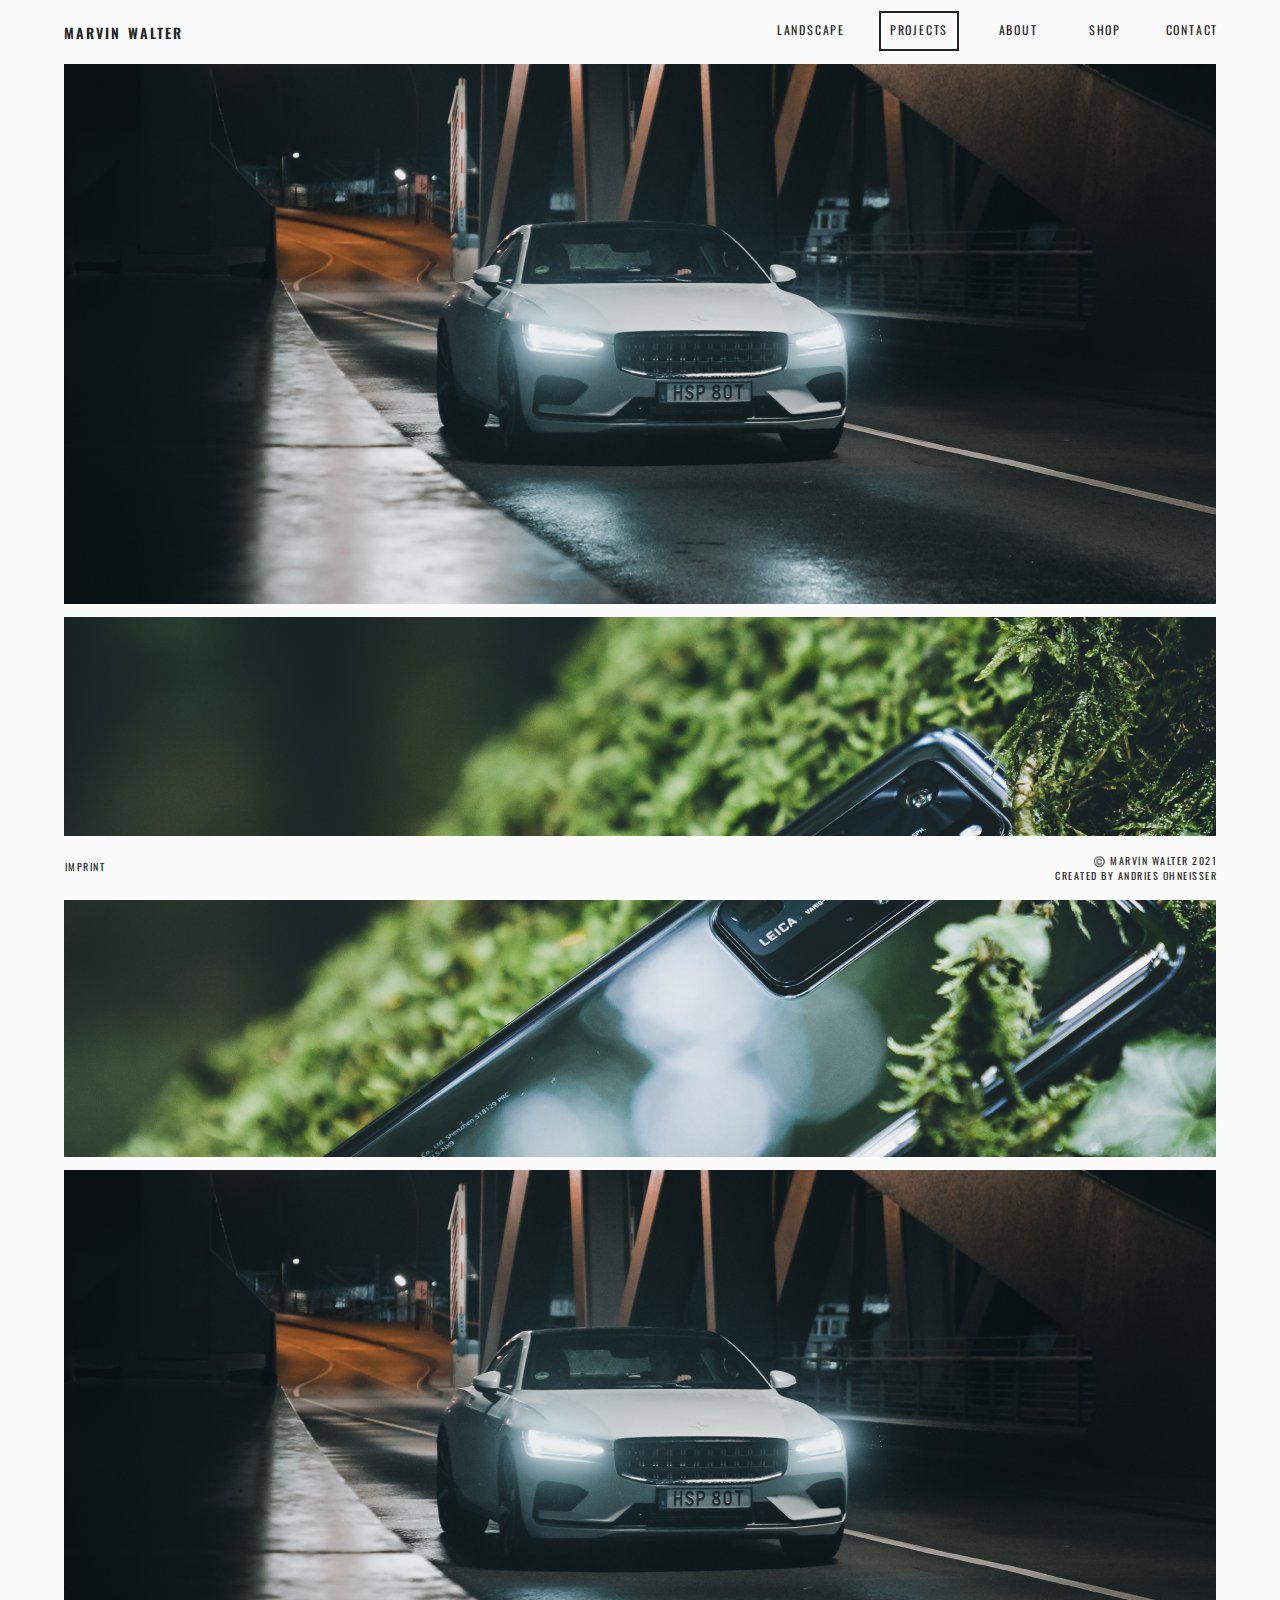
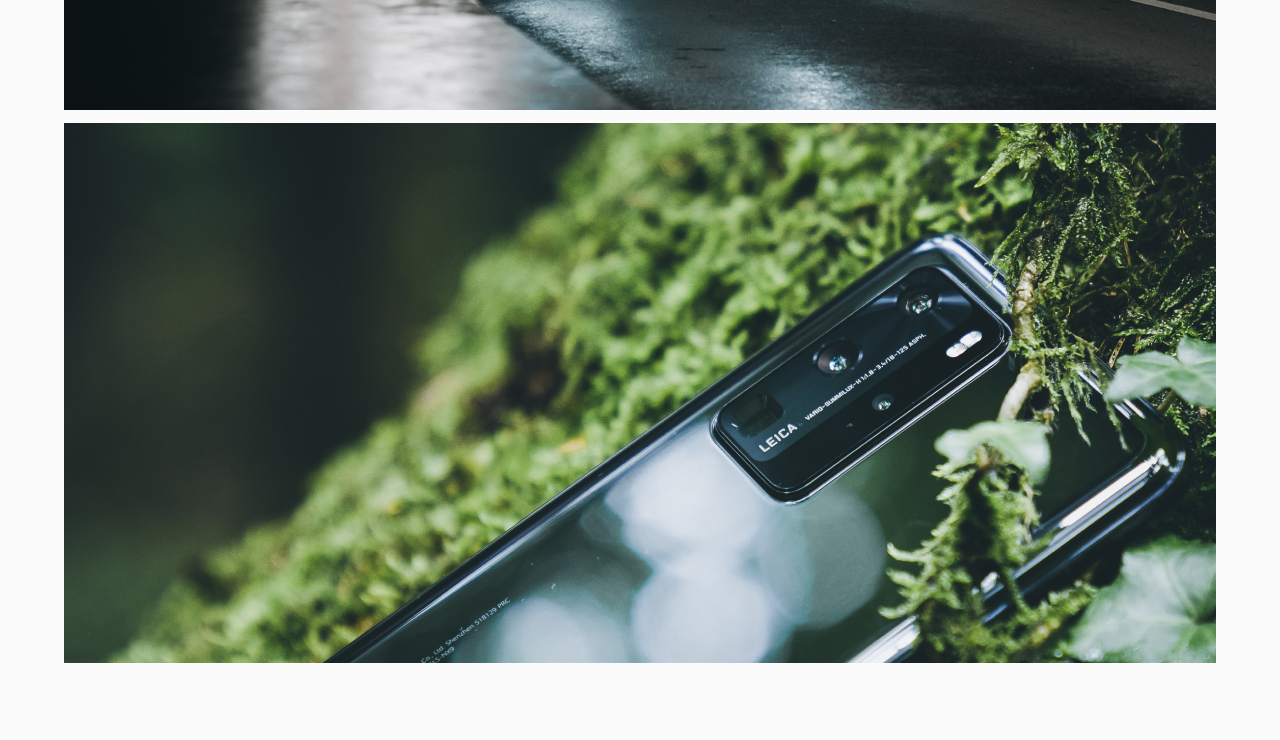
<file: andriesdemyohne/pages/projects.html>
<!DOCTYPE html>
<html lang="en">
  <head>
    <meta charset="UTF-8" />
    <meta http-equiv="X-UA-Compatible" content="IE=edge" />
    <meta name="viewport" content="width=device-width, initial-scale=1.0" />
    <link rel="stylesheet" href="../styles/main.css" />
    <link rel="stylesheet" href="../styles/hamburgers.css" />
    <link rel="stylesheet" href="../styles/projects/projects.css" />
    <link rel="preconnect" href="https://fonts.gstatic.com" />
    <link
      href="https://fonts.googleapis.com/css2?family=Oswald&display=swap"
      rel="stylesheet"
    />
    <title>Projects</title>
  </head>
  <body>
    <div class="mobile-nav-menu">
      <div class="burger-menu">
        <button class="hamburger hamburger--collapse" type="button">
          <span class="hamburger-box">
            <span class="hamburger-inner"></span>
          </span>
        </button>
      </div>
      <div class="nav-menu-overrlay">
        <p class="logo">MARVIN WALTER</p>
        <p class="imprint">IMPRINT</p>
        <p class="copyright">
          ©️ Marvin Walter 2021<br />
          created by Andries ohneisser
        </p>
        <ul>
          <li><a href="./landscape.html">landscape</a></li>
          <li><a href="./projects.html">projects</a></li>
          <li><a href="./about.html">about</a></li>
          <li><a href="./shop.html">shop</a></li>
          <li><a href="./contact.html">contact</a></li>
        </ul>
      </div>
    </div>
    <header>
      <div class="header-wrapper">
        <a href="../index.html">MARVIN WALTER</a>
        <nav>
          <ul>
            <a href="./landscape.html" class="svg-wrapper">
              <svg
                height="40px"
                width="82px"
                xmlns="http://www.w3.org/2000/svg"
              >
                <rect class="shape" height="40px" width="82px" />
                <div class="text">LANDSCAPE</div>
              </svg>
            </a>
            <div class="svg-wrapper active-nav-item">
              <svg
                height="40px"
                width="80px"
                xmlns="http://www.w3.org/2000/svg"
              >
                <rect class="shape" height="40px" width="80px" />
                <div class="text">PROJECTS</div>
              </svg>
            </div>
            <a href="./about.html" class="svg-wrapper">
              <svg
                height="40px"
                width="64px"
                xmlns="http://www.w3.org/2000/svg"
              >
                <rect class="shape" height="40px" width="64px" />
                <div class="text">ABOUT</div>
              </svg>
            </a>
            <a href="./shop.html" class="svg-wrapper">
              <svg
                height="40px"
                width="56px"
                xmlns="http://www.w3.org/2000/svg"
              >
                <rect class="shape" height="40px" width="56px" />
                <div class="text">SHOP</div>
              </svg>
            </a>
            <a href="./contact.html" class="svg-wrapper last__nav">
              <svg
                height="40px"
                width="64px"
                xmlns="http://www.w3.org/2000/svg"
              >
                <rect class="shape" height="40px" width="64px" />
                <div class="text">CONTACT</div>
              </svg>
            </a>
          </ul>
        </nav>
      </div>
    </header>
    <div class="projects-main">

      <!-- Project 1 Start -->
      <div class="project-item">
        <a href="../pages/polestar.html">
        <div class="project-content">
          <div
            class="project-item-img"
            style="background-image: url(../assets/projects-image1.png)"
          ></div>
          <p>POLESTAR</p>
        </div>
        </a>
      </div>
      <!-- Project 1 END -->

      <!-- Project 2 Start -->
      <div class="project-item">
        <a href="../pages/smartphone.html">
        <div class="project-content">
          <div
            class="project-item-img"
            style="background-image: url(../assets/projects-image2.png)"
          ></div>
          <p>SMARTPHONE</p>
        </div>
      </a>
      </div>
      <!-- Project 2 END -->

      <!-- Project 3 Start -->
      <div class="project-item">
        <a href="../pages/polestar.html">
        <div class="project-content">
          <div
            class="project-item-img"
            style="background-image: url(../assets/projects-image1.png)"
          ></div>
          <p>POLESTAR</p>
        </div>
      </a>
      </div>
      <!-- Project 3 END -->

      <!-- Project 4 Start -->
      <div class="project-item">
        <a href="../pages/smartphone.html">
        <div class="project-content">
          <div
            class="project-item-img"
            style="background-image: url(../assets/projects-image2.png)"
          ></div>
          <p>SMARTPHONE</p>
        </div>
      </a>
      </div>
      <!-- Project 4 END -->

      <!-- If you want to Add Project simply copy one project and paste it here-->

    </div>

    <div class="footer sticky-footer">
      <div class="footer-wrapper">
        <a href="./imprint.html" class="svg-wrapper footer-hover-none footer-item-left-margin">
          <svg height="40px" width="100px" xmlns="http://www.w3.org/2000/svg">
            <rect class="shape" height="40px" width="100px" />
            <div class="footer-text-left">IMPRINT</div>
          </svg>
        </a>
        <a href="mailto: andries.ohneisser@gmail.com" class="svg-wrapper footer-hover-none footer-item-right-margin">
          <svg height="40px" width="200px" xmlns="http://www.w3.org/2000/svg">
            <rect class="shape" height="40px" width="200px" />
            <div class="footer-text-right">
              ©️ Marvin Walter 2021
              <br />
              created by Andries ohneisser
            </div>
          </svg>
        </a>
      </div>
    </div>

    <script src="https://ajax.googleapis.com/ajax/libs/jquery/3.5.1/jquery.min.js"></script>
    <script src="../scripts/script.js"></script>
  </body>
</html>
</file>
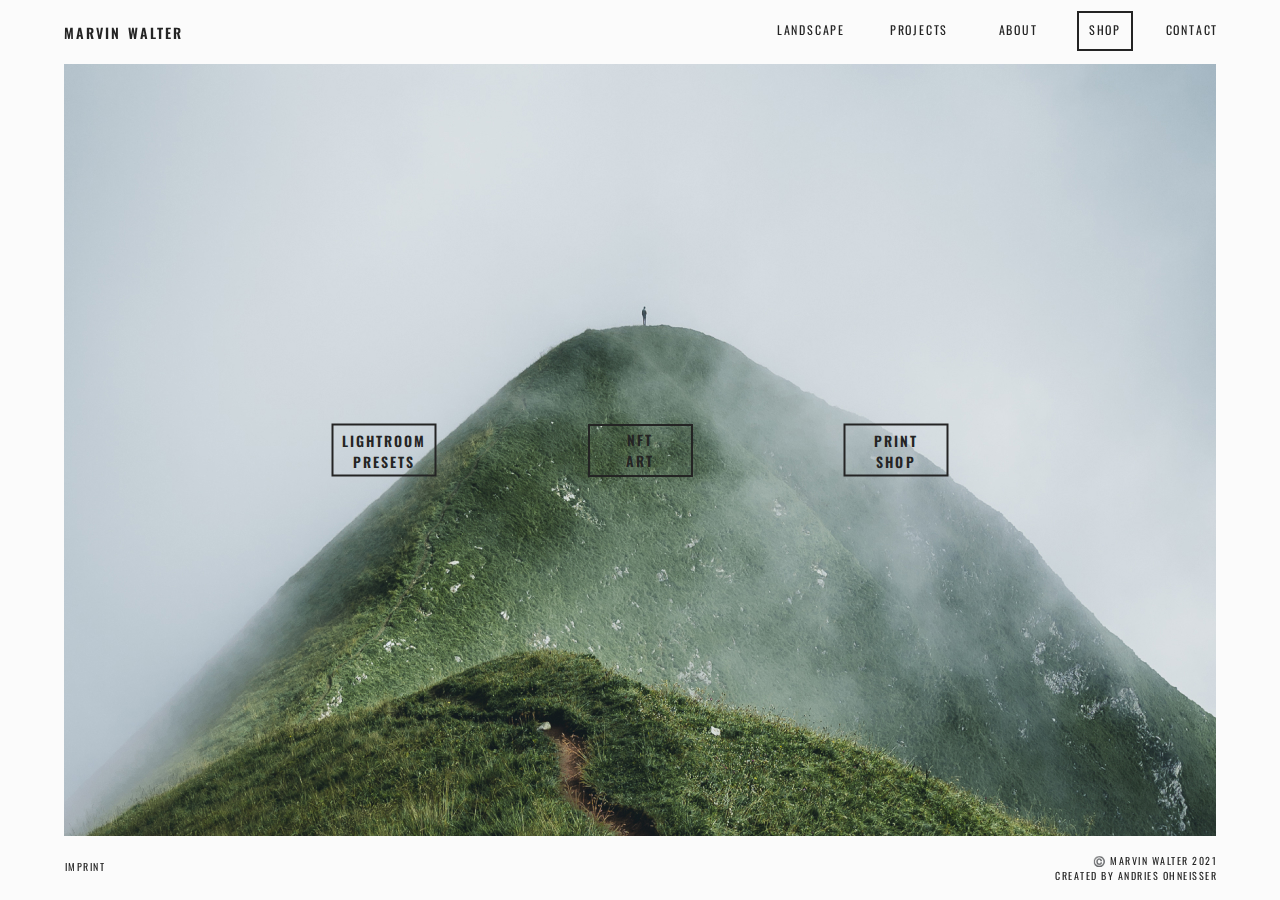
<file: andriesdemyohne/pages/shop.html>
<!DOCTYPE html>
<html lang="en">
  <head>
    <meta charset="UTF-8" />
    <meta http-equiv="X-UA-Compatible" content="IE=edge" />
    <meta name="viewport" content="width=device-width, initial-scale=1.0" />
    <link rel="stylesheet" href="../styles/main.css" />
    <link rel="stylesheet" href="../styles/hamburgers.css" />
    <link rel="stylesheet" href="../styles/shop/shop.css" />
    <link rel="preconnect" href="https://fonts.gstatic.com" />
    <link
      href="https://fonts.googleapis.com/css2?family=Oswald&display=swap"
      rel="stylesheet"
    />
    <title>Shop</title>
  </head>
  <body>
    <div class="mobile-nav-menu">
      <div class="burger-menu">
        <button class="hamburger hamburger--collapse" type="button">
          <span class="hamburger-box">
            <span class="hamburger-inner"></span>
          </span>
        </button>
      </div>
      <div class="nav-menu-overrlay">
        <p class="logo">MARVIN WALTER</p>
        <p class="imprint">IMPRINT</p>
        <p class="copyright">
          ©️ Marvin Walter 2021<br />
          created by Andries ohneisser
        </p>
        <ul>
          <li><a href="./landscape.html">landscape</a></li>
          <li><a href="./projects.html">projects</a></li>
          <li><a href="./about.html">about</a></li>
          <li><a href="./shop.html">shop</a></li>
          <li><a href="./contact.html">contact</a></li>
        </ul>
      </div>
    </div>
    <header class="transparent">
      <div class="header-wrapper">
        <a href="../index.html">MARVIN WALTER</a>
        <nav>
          <ul>
            <a href="./landscape.html" class="svg-wrapper">
              <svg
                height="40px"
                width="82px"
                xmlns="http://www.w3.org/2000/svg"
              >
                <rect class="shape" height="40px" width="82px" />
                <div class="text">LANDSCAPE</div>
              </svg>
            </a>
            <a href="./projects.html" class="svg-wrapper">
              <svg
                height="40px"
                width="80px"
                xmlns="http://www.w3.org/2000/svg"
              >
                <rect class="shape" height="40px" width="80px" />
                <div class="text">PROJECTS</div>
              </svg>
            </a>
            <a href="./about.html" class="svg-wrapper">
              <svg
                height="40px"
                width="64px"
                xmlns="http://www.w3.org/2000/svg"
              >
                <rect class="shape" height="40px" width="64px" />
                <div class="text">ABOUT</div>
              </svg>
            </a>
            <div class="svg-wrapper active-nav-item">
              <svg
                height="40px"
                width="56px"
                xmlns="http://www.w3.org/2000/svg"
              >
                <rect class="shape" height="40px" width="56px" />
                <div class="text">SHOP</div>
              </svg>
            </div>
            <a href="./contact.html" class="svg-wrapper last__nav">
              <svg
                height="40px"
                width="64px"
                xmlns="http://www.w3.org/2000/svg"
              >
                <rect class="shape" height="40px" width="64px" />
                <div class="text">CONTACT</div>
              </svg>
            </a>
          </ul>
        </nav>
      </div>
    </header>

    <div class="border"></div>

    <div class="shop-container">
      <div class="shop-buttons">
        <a
          add
          target="_blank"
          href="https://filtergrade.com/product/marvin-walter-lightroom-preset-pack-2-for-des/"
          ><span>LIGHTROOM<br />PRESETS</span></a
        >
        <a
        add
        target="_blank"
        href="https://filtergrade.com/product/marvin-walter-lightroom-preset-pack-2-for-des/"
        ><span>NFT<br />ART</span></a
      >
        <a
          add
          target="_blank"
          href="https://filtergrade.com/product/marvin-walter-lightroom-preset-pack-2-for-des/"
          >PRINT<br />SHOP</a
        >
      </div>
    </div>

    <div class="footer transparent">
      <div class="footer-wrapper">
        <a href="./imprint.html" class="svg-wrapper footer-hover-none footer-item-left-margin">
          <svg height="40px" width="100px" xmlns="http://www.w3.org/2000/svg">
            <rect class="shape" height="40px" width="100px" />
            <div class="footer-text-left">IMPRINT</div>
          </svg>
        </a>
        <a href="mailto: andries.ohneisser@gmail.com" class="svg-wrapper footer-hover-none footer-item-right-margin">
          <svg height="40px" width="200px" xmlns="http://www.w3.org/2000/svg">
            <rect class="shape" height="40px" width="200px" />
            <div class="footer-text-right">
              ©️ Marvin Walter 2021
              <br />
              created by Andries ohneisser
            </div>
          </svg>
        </a>
      </div>
    </div>

    <script src="https://ajax.googleapis.com/ajax/libs/jquery/3.5.1/jquery.min.js"></script>
    <script src="../scripts/script.js"></script>
  </body>
</html>
</file>
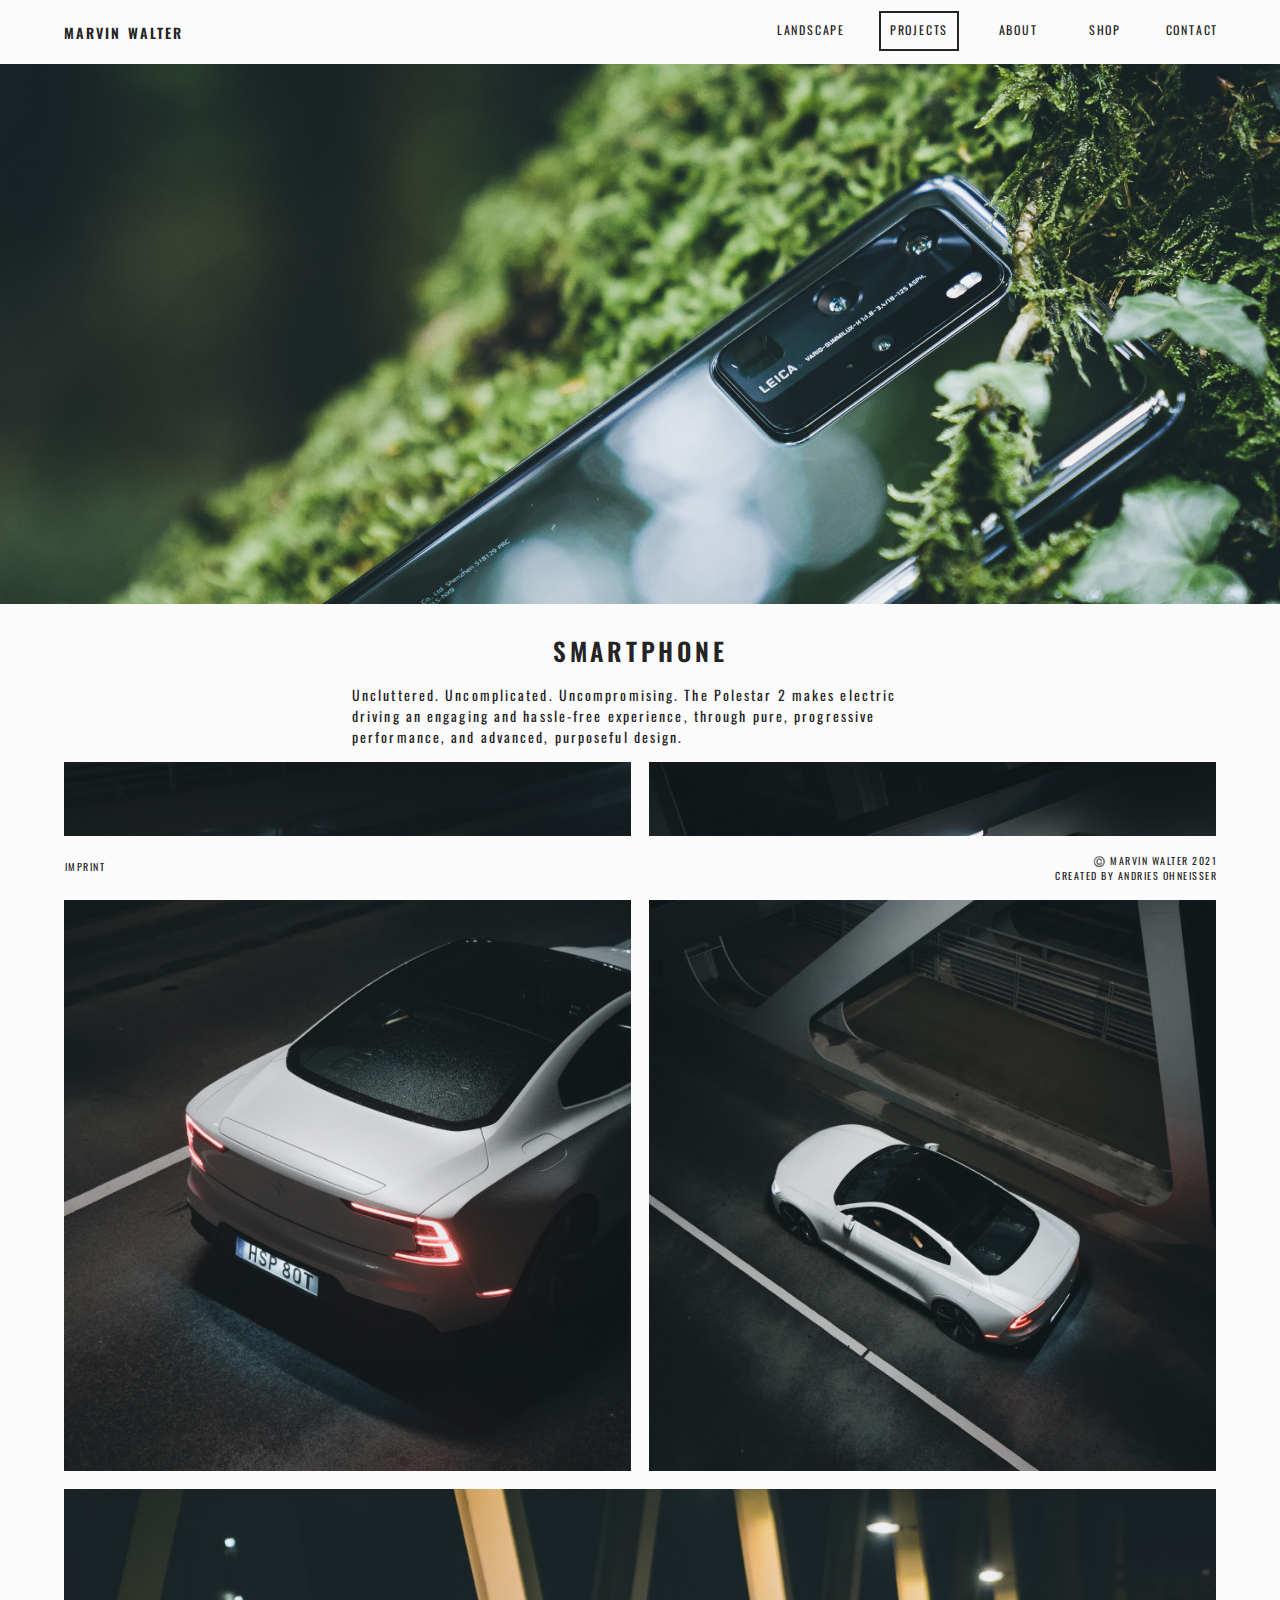
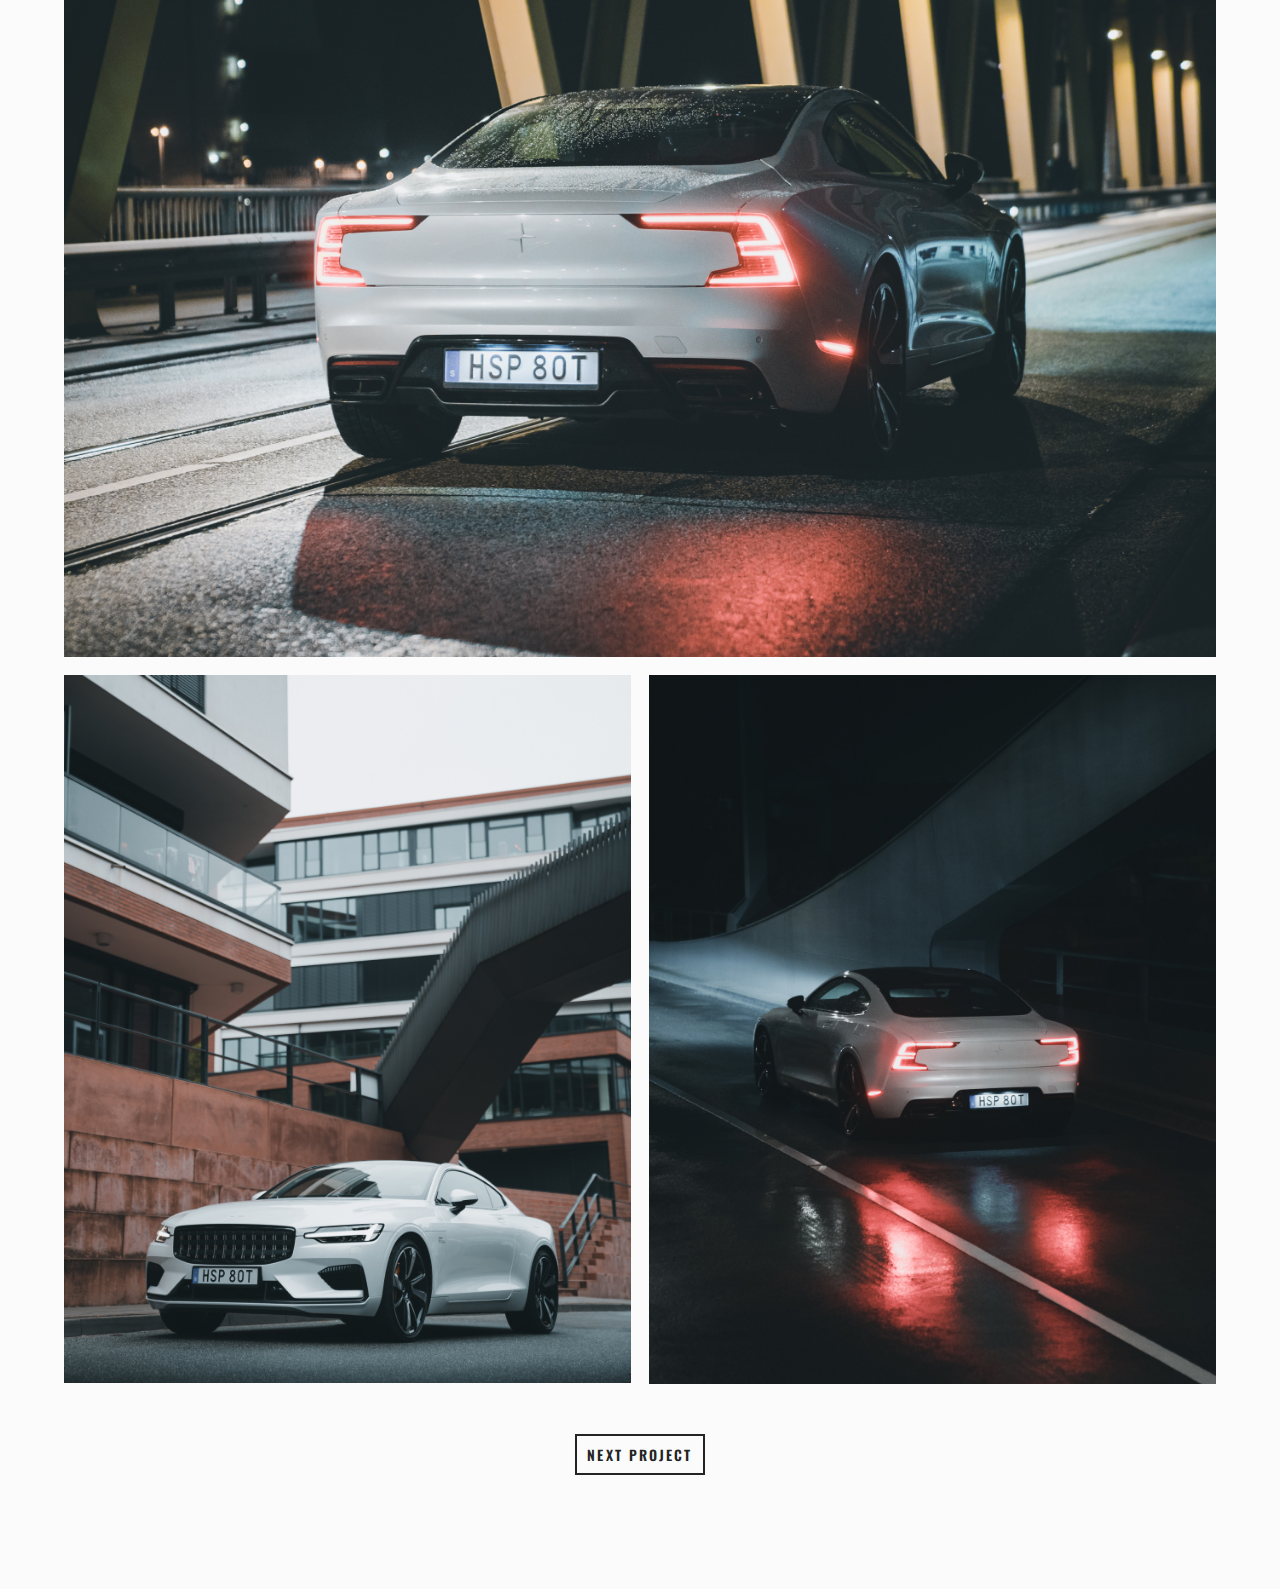
<file: andriesdemyohne/pages/smartphone.html>
<!DOCTYPE html>
<html lang="en">
  <head>
    <meta charset="UTF-8" />
    <meta http-equiv="X-UA-Compatible" content="IE=edge" />
    <meta name="viewport" content="width=device-width, initial-scale=1.0" />
    <link rel="stylesheet" href="../styles/main.css" />
    <link rel="stylesheet" href="../styles/hamburgers.css" />
    <link rel="stylesheet" href="../styles/projects/projects.css" />
    <link rel="preconnect" href="https://fonts.gstatic.com" />
    <link
      href="https://fonts.googleapis.com/css2?family=Oswald&display=swap"
      rel="stylesheet"
    />
    <title>Projects</title>
    <style>
      .project-item .project-content {
        width: 100%;
      }

      .project-undersite {
        width: calc(100vw - 128px);
        height: 100%;
        opacity: 2;
      }
    </style>
  </head>
  <body>
    <div class="mobile-nav-menu">
      <div class="burger-menu">
        <button class="hamburger hamburger--collapse" type="button">
          <span class="hamburger-box">
            <span class="hamburger-inner"></span>
          </span>
        </button>
      </div>
      <div class="nav-menu-overrlay">
        <p class="logo">MARVIN WALTER</p>
        <p class="imprint">IMPRINT</p>
        <p class="copyright">
          ©️ Marvin Walter 2021<br />
          created by Andries ohneisser
        </p>
        <ul>
          <li><a href="./landscape.html">landscape</a></li>
          <li><a href="./projects.html">projects</a></li>
          <li><a href="./about.html">about</a></li>
          <li><a href="./shop.html">shop</a></li>
          <li><a href="./contact.html">contact</a></li>
        </ul>
      </div>
    </div>
    <header>
      <div class="header-wrapper">
        <a href="../index.html">MARVIN WALTER</a>
        <nav>
          <ul>
            <a href="./landscape.html" class="svg-wrapper">
              <svg
                height="40px"
                width="82px"
                xmlns="http://www.w3.org/2000/svg"
              >
                <rect class="shape" height="40px" width="82px" />
                <div class="text">LANDSCAPE</div>
              </svg>
            </a>
            <div class="svg-wrapper active-nav-item">
              <svg
                height="40px"
                width="80px"
                xmlns="http://www.w3.org/2000/svg"
              >
                <rect class="shape" height="40px" width="80px" />
                <div class="text">PROJECTS</div>
              </svg>
            </div>
            <a href="./about.html" class="svg-wrapper">
              <svg
                height="40px"
                width="64px"
                xmlns="http://www.w3.org/2000/svg"
              >
                <rect class="shape" height="40px" width="64px" />
                <div class="text">ABOUT</div>
              </svg>
            </a>
            <a href="./shop.html" class="svg-wrapper">
              <svg
                height="40px"
                width="56px"
                xmlns="http://www.w3.org/2000/svg"
              >
                <rect class="shape" height="40px" width="56px" />
                <div class="text">SHOP</div>
              </svg>
            </a>
            <a href="./contact.html" class="svg-wrapper last__nav">
              <svg
                height="40px"
                width="64px"
                xmlns="http://www.w3.org/2000/svg"
              >
                <rect class="shape" height="40px" width="64px" />
                <div class="text">CONTACT</div>
              </svg>
            </a>
          </ul>
        </nav>
      </div>
    </header>
    <div class="projects-main">
        <div class="project-item">
            <div class="project-content">
              <div
                class="project-item-img"
                style="background-image: url(../assets/projects-image2.png)">
              </div>
              <!-- <p>SMARTPHONE</p> -->
            </div>
        </div>
        <div class="project-undersite">
          <div class="undersite-content">
            <h1>SMARTPHONE</h1>
            <p>
              Uncluttered. Uncomplicated. Uncompromising. The Polestar 2 makes
              electric driving an engaging and hassle-free experience, through
              pure, progressive performance, and advanced, purposeful design.
            </p>
          </div>
          <div class="undersite-grid">
            <img src="../assets/project-undersite-imgage1.png" alt="" />
            <img src="../assets/project-undersite-imgage2.png" alt="" />
            <img
              class="span-two"
              src="../assets/project-undersite-imgage3.png"
              alt=""
            />
            <img src="../assets/project-undersite-imgage4.png" alt="" />
            <img src="../assets/project-undersite-imgage5.png" alt="" />
          </div>
          <div class="project-btn"><a href="../pages/polestar.html">NEXT PROJECT</a></div>
        </div>
      </div>
    </div>

    <div class="footer sticky-footer">
      <div class="footer-wrapper">
        <a href="./imprint.html" class="svg-wrapper footer-hover-none footer-item-left-margin">
          <svg height="40px" width="100px" xmlns="http://www.w3.org/2000/svg">
            <rect class="shape" height="40px" width="100px" />
            <div class="footer-text-left">IMPRINT</div>
          </svg>
        </a>
        <a href="mailto: andries.ohneisser@gmail.com" class="svg-wrapper footer-hover-none footer-item-right-margin">
          <svg height="40px" width="200px" xmlns="http://www.w3.org/2000/svg">
            <rect class="shape" height="40px" width="200px" />
            <div class="footer-text-right">
              ©️ Marvin Walter 2021
              <br />
              created by Andries ohneisser
            </div>
          </svg>
        </a>
      </div>
    </div>

    <script src="https://ajax.googleapis.com/ajax/libs/jquery/3.5.1/jquery.min.js"></script>
    <script src="../scripts/script.js"></script>
  </body>
</html>
</file>
<file: andriesdemyohne/styles/main.css>
* {
  margin: 0;
  padding: 0;
  -webkit-box-sizing: border-box;
          box-sizing: border-box;
  font-family: "Oswald", sans-serif;
}

.burger-menu {
  display: none;
  position: fixed;
  right: 5px;
  top: 32px;
  -webkit-transform: translate(-50%, -50%);
          transform: translate(-50%, -50%);
  z-index: 3;
}

.nav-menu-overrlay {
  opacity: 0;
  pointer-events: none;
  position: fixed;
  height: 100vh;
  width: 100vw;
  left: 0;
  top: 0;
  background-color: #e5e5e5;
  z-index: 2;
  -webkit-transition: opacity 0.2s ease-in-out;
  transition: opacity 0.2s ease-in-out;
}

.nav-menu-overrlay p {
  font-family: Oswald;
  font-style: normal;
  font-weight: normal;
  font-size: 10px;
  line-height: 15px;
  text-align: right;
  letter-spacing: 0.15em;
  text-transform: uppercase;
  color: #ffffff;
}

.nav-menu-overrlay ul {
  position: absolute;
  top: 50%;
  left: 50%;
  -webkit-transform: translate(-50%, -50%);
          transform: translate(-50%, -50%);
  height: auto;
  display: -webkit-box;
  display: -ms-flexbox;
  display: flex;
  -webkit-box-orient: vertical;
  -webkit-box-direction: normal;
      -ms-flex-direction: column;
          flex-direction: column;
  -webkit-box-pack: justify;
      -ms-flex-pack: justify;
          justify-content: space-between;
  -webkit-box-align: center;
      -ms-flex-align: center;
          align-items: center;
}

.nav-menu-overrlay ul li {
  margin-bottom: 10px;
  margin-top: 10px;
  list-style: none;
}

.nav-menu-overrlay ul li a {
  text-decoration: none;
  font-family: "Oswald";
  font-size: 14px;
  font-style: normal;
  font-weight: 400;
  line-height: 21px;
  letter-spacing: 0.15em;
  text-align: center;
  text-transform: uppercase;
  cursor: pointer;
  pointer-events: initial;
  color: #242424;
}

.nav-menu-overrlay .logo {
  position: absolute;
  left: 20px;
  top: 33px;
  font-family: "Oswald";
  font-size: 14px;
  font-style: normal;
  font-weight: 600;
  line-height: 21px;
  letter-spacing: 0.15em;
  text-align: left;
  color: #ffffff;
  -webkit-transform: translate(0, -50%);
          transform: translate(0, -50%);
}

.nav-menu-overrlay .imprint {
  position: absolute;
  left: 19px;
  bottom: 19px;
  -webkit-transform: translate(0, -50%);
          transform: translate(0, -50%);
}

.nav-menu-overrlay .copyright {
  position: absolute;
  right: 19px;
  bottom: 3px;
  -webkit-transform: translate(0, -50%);
          transform: translate(0, -50%);
}

.nav-menu-active {
  opacity: 1 !important;
}

body {
  background-color: #fbfbfb;
  -ms-overflow-style: none;
  /* IE and Edge */
  scrollbar-width: none;
  /* Firefox */
}

body::-webkit-scrollbar {
  display: none;
}

header {
  width: 100%;
  height: 64px;
  position: -webkit-sticky;
  position: sticky;
  top: 0;
  z-index: 1;
  background-color: #fbfbfb;
}

header .header-wrapper {
  width: calc(100vw - 128px);
  height: 100%;
  display: -webkit-box;
  display: -ms-flexbox;
  display: flex;
  -webkit-box-pack: justify;
      -ms-flex-pack: justify;
          justify-content: space-between;
  -webkit-box-align: center;
      -ms-flex-align: center;
          align-items: center;
  margin: auto;
}

header .header-wrapper p {
  font-family: "Oswald";
  font-size: 14px;
  font-style: normal;
  font-weight: 600;
  line-height: 21px;
  letter-spacing: 0.15em;
  text-align: left;
  color: #242424;
}

header .header-wrapper a {
  font-family: "Oswald";
  font-size: 14px;
  font-style: normal;
  font-weight: 600;
  line-height: 21px;
  letter-spacing: 0.15em;
  text-align: left;
  color: #242424;
  text-decoration: none;
}

header .header-wrapper nav {
  min-width: 0%;
}

header .header-wrapper nav ul {
  position: relative;
  left: 8px;
  display: -webkit-box;
  display: -ms-flexbox;
  display: flex;
  -webkit-box-pack: justify;
      -ms-flex-pack: justify;
  -webkit-box-align: center;
      -ms-flex-align: center;
          align-items: center;
  list-style-type: none;
}

.svg-wrapper {
  margin-top: 15px;
  cursor: pointer;
  text-decoration: none;
  margin-right: 27px;
}

.last__nav {
  margin-right: 0px;
}

.svg-wrapper svg {
  pointer-events: none;
}

.svg-wrapper rect {
  pointer-events: none;
}

.svg-wrapper div {
  pointer-events: none;
}

.footer-item-left-margin {
  position: relative;
  left: -29px;
  height: 40px;
  margin: 0px !important;
}

.footer-item-right-margin {
  position: relative;
  right: -1px;
  height: 40px;
  margin: 0px !important;
}

.shape {
  stroke-dasharray: 140 540;
  stroke-dashoffset: -474;
  stroke-width: 0px;
  fill: transparent;
  stroke: #242424;
  border-bottom: 5px solid black;
  -webkit-transition: stroke-width 1s, stroke-dashoffset 1s, stroke-dasharray 1s;
  transition: stroke-width 1s, stroke-dashoffset 1s, stroke-dasharray 1s;
}

.text {
  top: -32px;
  position: relative;
  font-family: "Oswald";
  font-style: normal;
  font-weight: normal;
  font-size: 12px;
  line-height: 12px;
  text-align: center;
  letter-spacing: 0.15em;
  text-transform: uppercase;
  color: #242424;
}

.footer-text-left {
  top: -32px;
  position: relative;
  font-family: "Oswald";
  font-style: normal;
  font-weight: normal;
  font-size: 10px;
  line-height: 15px;
  letter-spacing: 0.15em;
  text-align: center;
  color: #242424;
}

.footer-text-right {
  top: -38px;
  position: relative;
  font-family: "Oswald";
  font-style: normal;
  font-weight: normal;
  font-size: 10px;
  line-height: 15px;
  letter-spacing: 0.15em;
  text-align: right;
  color: #242424;
}

.footer-text-oneline-right {
  top: -32px;
  position: relative;
  font-family: "Oswald";
  font-style: normal;
  font-weight: normal;
  font-size: 10px;
  line-height: 15px;
  letter-spacing: 0.15em;
  text-align: center;
  color: #242424;
}

.svg-wrapper:hover .shape {
  stroke-width: 4px;
  stroke-dashoffset: 0;
  stroke-dasharray: 760;
}

.footer-hover-none:hover .shape {
  stroke-width: 0px !important;
  stroke-dashoffset: 0;
  stroke-dasharray: 0;
}

.active-nav-item .shape {
  stroke-width: 4px;
  stroke-dashoffset: 0;
  stroke-dasharray: 760;
}

.deactive-nav-item .shape {
  stroke-dasharray: 140 540;
  stroke-dashoffset: -474;
  stroke-width: 0px;
}

.footer {
  position: absolute;
  bottom: 0px;
  left: 50%;
  -webkit-transform: translate(-50%);
          transform: translate(-50%);
  background-color: #fbfbfb;
  height: 64px;
  width: 100%;
  overflow: hidden;
}

.sticky-footer {
  position: -webkit-sticky !important;
  position: sticky !important;
  bottom: 0px !important;
  -webkit-transform: none !important;
          transform: none !important;
}

.footer-wrapper {
  display: -webkit-box;
  display: -ms-flexbox;
  display: flex;
  -webkit-box-pack: justify;
      -ms-flex-pack: justify;
          justify-content: space-between;
  -webkit-box-align: center;
      -ms-flex-align: center;
          align-items: center;
  width: calc(100vw - 128px);
  height: 100%;
  margin: auto;
  text-decoration: none;
}

.footer-wrapper p {
  font-family: "Oswald";
  font-style: normal;
  font-weight: normal;
  font-size: 10px;
  line-height: 15px;
  text-align: right;
  letter-spacing: 0.15em;
  text-transform: uppercase;
  color: #242424;
}

.footer-wrapper a {
  text-decoration: none;
  font-family: "Oswald";
  font-style: normal;
  font-weight: normal;
  font-size: 10px;
  line-height: 15px;
  text-align: right;
  letter-spacing: 0.15em;
  text-transform: uppercase;
  color: #242424;
}

.transparent {
  background-color: rgba(0, 0, 0, 0) !important;
}

@media only screen and (max-width: 769px) {
  header nav {
    display: none;
  }
  .burger-menu {
    display: inline;
  }
  .header-wrapper {
    width: calc(100vw - 40px) !important;
  }
  .footer-wrapper {
    width: calc(100vw - 40px) !important;
  }
  .svg-wrapper:hover .shape {
    stroke-width: 0px;
    stroke-dashoffset: 0;
    stroke-dasharray: 760;
  }
}

@media only screen and (max-width: 376px) {
  .header-wrapper {
    width: calc(100vw - 20px) !important;
  }
  .footer-wrapper {
    width: calc(100vw - 20px) !important;
  }

  .nav-menu-overrlay .logo {
    left: 10px;
    top: 32px;
  }
  
  .nav-menu-overrlay .imprint {
    left: 10px;
    bottom: 18px;
  }

  .nav-menu-overrlay .copyright {
    right: 9px;
    bottom: 2px;
  }

  .burger-menu {
    right: -4px;
    top: 32px;
  }
}

.scroll-image {
  -o-object-fit: 120%;
     object-fit: 120%;
  -o-object-position: 0px 0px;
     object-position: 0px 0px;
}
/*# sourceMappingURL=main.css.map */
</file>
<file: andriesdemyohne/styles/home/home-page.css>
* {
  overflow: hidden;
}
.home-container {
  height: 100vh;
  width: 100vw;
  background-image: url("../../assets/homepage_bacground.png");
  background-size: cover;
  background-position: bottom;
  background-repeat: no-repeat;
  border-color: #fbfbfb;
  overflow: hidden;
}

.border {
  overflow: hidden;
  position: fixed;
  width: 100vw;
  height: 100vh;
  top: 0;
  bottom: 0;
  left: 0;
  right: 0;
  pointer-events: none;
  -webkit-transition: border 0.4s ease-in-out;
  transition: border 0.4s ease-in-out;
  border: 0px solid #fbfbfb;
}

.home-explore-btn {
  position: absolute;
  top: 50%;
  left: 50%;
  padding: 5px 8px;
  border: 2px solid #242424;
  color: #242424;
  -webkit-transform: translate(-50%, -50%);
          transform: translate(-50%, -50%);
  cursor: pointer;
  -webkit-transition: padding 0.4s ease-in-out;
  transition: padding 0.4s ease-in-out;
  text-decoration: none;
  font-family: "Oswald";
  font-style: normal;
  font-weight: 600;
  font-size: 14px;
  line-height: 21px;
  /* identical to box height */
  text-align: center;
  letter-spacing: 0.15em;
  color: #242424;
}

.home-explore-btn:hover {
  padding: 10px 18px;
}

.footer-item-right-margin {
  right: -15px !important;
}

.footer-item-left-margin {
  left: -21px !important;
}

.br-mobile {
  display: none;
}

@media (max-width: 768px) {
  .footer-item-right-margin {
    right: 29px !important;
  }
  
  .footer-item-left-margin {
    left: 25px !important;
  }

}

@media (max-width: 766px) {
  .br-mobile {
    display: block;
  }

  .footer-text-oneline-right span {
    display: none;
  }

 .footer-item-right-margin {
    right: -59px !important;
    bottom: 6px;
  }
  
  .footer-item-left-margin {
    left: -22px !important;
  }
}

@media (max-width: 376px) {
  .footer-item-right-margin {
    right: -59px !important;
  }
  
  .footer-item-left-margin {
    left: -20px !important;
  }
}
/*# sourceMappingURL=home-page.css.map */
</file>
<file: andriesdemyohne/styles/about/about.css>
body {
  background-color: #fbfbfb;
}

.about-main {
  height: calc(100vh - 128px);
  display: -webkit-box;
  display: -ms-flexbox;
  display: flex;
  -webkit-box-pack: justify;
      -ms-flex-pack: justify;
          justify-content: space-between;
  -webkit-box-align: center;
      -ms-flex-align: center;
          align-items: center;
  width: calc(100vw - 128px);
  margin: 0px auto;
}

.about-main .about-content {
  /* height: 500px; */
  max-width: 436px;
  margin-right: 22px;
  display: -webkit-box;
  display: -ms-flexbox;
  display: flex;
  -webkit-box-orient: vertical;
  -webkit-box-direction: normal;
      -ms-flex-direction: column;
          flex-direction: column;
  -webkit-box-pack: justify;
      -ms-flex-pack: justify;
          justify-content: space-between;
}

.about-main .about-content h1 {
  font-family: "Oswald";
  font-size: 17px;
  font-style: normal;
  font-weight: 500;
  line-height: 25px;
  letter-spacing: 0em;
  text-align: left;
}

.about-main .about-content p {
  font-family: "Oswald";
  font-size: 12px;
  font-style: normal;
  font-weight: 400;
  line-height: 18px;
  letter-spacing: 0em;
  text-align: left;
}

.about-main .about-image {
  width: 100%;
  height: 100%;
  background-image: url("../../assets/about-right-image.png");
  background-repeat: no-repeat;
  background-size: cover;
  background-position: center;
}


@media only screen and (max-width: 768px) {
  .about-main {
    width: calc(100vw - 40px);
  }
  .about-main .about-content {
    height: 610px;
    min-width: 354px;
    margin-right: 20px;
  }
  .about-image {
    height: 610px !important;
  }
}

@media only screen and (max-width: 700px) {
  .about-main {
    width: calc(100vw - 20px);
    -webkit-box-orient: vertical;
    -webkit-box-direction: reverse;
        -ms-flex-direction: column-reverse;
            flex-direction: column-reverse;
    -webkit-box-pack: start;
        -ms-flex-pack: start;
            justify-content: flex-start;
    height: auto;
    min-height: calc(100vh - 64px);
  }
  .about-main .about-content {
    width: 100%;
    margin: 0;
    min-width: 320px;
    height: 610px;
    margin-bottom: 25px;
  }
  .about-image {
    height: 314px !important;
    margin-bottom: 25px;
  }
}
/*# sourceMappingURL=about.css.map */
</file>
<file: andriesdemyohne/styles/contact/contact.css>
body {
  background-color: #fbfbfb;
}

.contact-main {
  min-height: calc(100vh - 128px);
  display: flex;
  justify-content: center;
  align-items: center;
}

.contact-main-wrapper {
  width: 665px;
  display: -webkit-box;
  display: -ms-flexbox;
  display: flex;
  -webkit-box-orient: vertical;
  -webkit-box-direction: normal;
      -ms-flex-direction: column;
          flex-direction: column;
  -webkit-box-pack: justify;
      -ms-flex-pack: justify;
          justify-content: space-between;
  margin: auto;
  position: relative;
  top: 50%;
  -webkit-transform: translate(0, 20%);
          transform: translate(0, 20%);
}

.contact-main-wrapper h1 {
  font-family: "Oswald";
  font-size: 25px;
  font-style: normal;
  font-weight: 600;
  line-height: 37px;
  letter-spacing: 0.15em;
  text-align: center;
  color: #242424;
  margin-top: -130px;
}

.contact-main-wrapper p {
  font-family: "Oswald";
  font-size: 14px;
  font-style: normal;
  font-weight: 400;
  line-height: 21px;
  letter-spacing: 0.15em;
  text-align: left;
  margin: 25px 0;
  color: #242424;
}

.contact-form {
  display: -webkit-box;
  display: -ms-flexbox;
  display: flex;
  -webkit-box-orient: vertical;
  -webkit-box-direction: normal;
      -ms-flex-direction: column;
          flex-direction: column;
  -webkit-box-pack: justify;
      -ms-flex-pack: justify;
          justify-content: space-between;
  height: 280px;
}

.form-inputs-wrapper {
  display: -webkit-box;
  display: -ms-flexbox;
  display: flex;
  -webkit-box-pack: justify;
      -ms-flex-pack: justify;
          justify-content: space-between;
}

.from-inputs {
  display: -webkit-box;
  display: -ms-flexbox;
  display: flex;
  -webkit-box-orient: vertical;
  -webkit-box-direction: normal;
      -ms-flex-direction: column;
          flex-direction: column;
  -webkit-box-pack: justify;
      -ms-flex-pack: justify;
          justify-content: space-between;
  height: 100%;
}

.from-inputs input {
  width: 322px;
  height: 40px;
  background-color: transparent;
  border: 2px solid #242424;
  margin-bottom: 20px;
  padding-left: 10px;
  font-family: "Oswald";
  font-size: 14px;
  font-style: normal;
  font-weight: 600;
  line-height: 21px;
  letter-spacing: 0.15em;
  text-align: left;
  color: #242424;
}

.from-inputs input:focus {
  outline: none;
}



.message-input {
  width: 322px;
  height: 220px;
  background-color: transparent;
  border: 2px solid #242424;
  padding-left: 10px;
  padding-top: 185px;
  padding-right: 10px;
  overflow-y: hidden;
  font-family: "Oswald";
  font-size: 14px;
  font-style: normal;
  font-weight: 600;
  line-height: 21px;
  letter-spacing: 0.15em;
  text-align: left;
  color: #242424;
}

.message-input:focus {
  outline: none;
}

.from-submit-btn {
  width: 76px;
  height: 40px;
  background-color: #242424;
  font-family: "Oswald";
  font-style: normal;
  font-weight: 600;
  font-size: 14px;
  line-height: 21px;
  text-align: center;
  letter-spacing: 0.15em;
  color: #fbfbfb;
  position: relative;
  left: 50%;
  -webkit-transform: translate(-50%, 0);
          transform: translate(-50%, 0);
  outline: none;
  border: none;
  cursor: pointer;
}

.from-submit-btn:focus {
  outline: none;
  border: none;
}

#status {
  font-family: "Oswald";
  font-size: 13px;
  font-style: normal;
  font-weight: 600;
  letter-spacing: 0.15em;
  color: #242424;
}

@media only screen and (max-width: 768px) {
  .contact-main-wrapper {
    -webkit-transform: translate(0, 25%);
            transform: translate(0, 25%);
  }

  .contact-main-wrapper h1 {
    margin-top: 20px;
  }
}

@media only screen and (max-width: 690px) {
  .contact-main {
    margin-top: 80px;
    margin-bottom: 50px;
}

  .contact-main-wrapper {
    width: calc(100vw - 20px);
    position: relative;
    bottom: 0;
    top: 0;
    -webkit-transform: none;
            transform: none;
    margin-top: 25px;
    margin-bottom: 25px;
  }
  .contact-form {
    height: auto;
  }
  .from-submit-btn {
    margin: 25px 0;
  }
  .form-inputs-wrapper {
    -webkit-box-orient: vertical;
    -webkit-box-direction: normal;
        -ms-flex-direction: column;
            flex-direction: column;
    -webkit-box-align: center;
        -ms-flex-align: center;
            align-items: center;
  }
}
/*# sourceMappingURL=contact.css.map */
</file>
<file: andriesdemyohne/styles/imprint/imprint.css>
body {
  background-color: #fbfbfb;
  -ms-overflow-style: none;
  /* IE and Edge */
  scrollbar-width: none;
  /* Firefox */
}

body::-webkit-scrollbar {
  display: none;
}

header {
  margin-bottom: 15px;
}

.imprint-main {
  width: 50%;
  margin: auto;
}

.imprint-main :last-child {
  text-decoration: underline;
  font-family: "Oswald";
  font-size: 12px;
  font-style: normal;
  font-weight: 300;
  line-height: 18px;
  letter-spacing: 0.05em;
  text-align: center;
  color: black;
  margin-bottom: 50px;
}

.imprint-main h1 {
  font-family: "Oswald";
  font-size: 14px;
  font-style: normal;
  font-weight: bold;
  line-height: 21px;
  letter-spacing: 0.05em;
  text-align: left;
}

.imprint-main p {
  font-family: "Oswald";
  font-size: 12px;
  font-style: normal;
  font-weight: 400;
  line-height: 18px;
  letter-spacing: 0.05em;
  text-align: left;
  margin-bottom: 25px;
}

@media only screen and (max-width: 769px) {
  .imprint-main {
    width: 60% !important;
  }
}
/*# sourceMappingURL=imprint.css.map */
</file>
<file: andriesdemyohne/styles/landscape/landscape.css>
body {
  background-color: #fbfbfb;
}

.landscape-container {
  width: calc(100vw - 128px);
  margin: auto;
  display: -ms-grid;
  display: grid;
  -ms-grid-columns: 1fr 1fr 1fr;
      grid-template-columns: 1fr 1fr 1fr;
  -webkit-column-gap: 20px;
          column-gap: 20px;
  -webkit-box-pack: center;
      -ms-flex-pack: center;
          justify-content: center;
}

.landscape-wrapper div {
  position: relative;
  left: 50%;
  -webkit-transform: translate(-50%, 0);
          transform: translate(-50%, 0);
  margin-bottom: 20px;
  width: 100%;
}

@media only screen and (max-width: 769px) {
  .landscape-container {
    width: calc(100vw - 40px);
  }
}

@media only screen and (max-width: 376px) {
  .landscape-container {
    width: calc(100vw - 20px);
  }
}
/*# sourceMappingURL=landscape.css.map */
</file>
<file: andriesdemyohne/styles/projects/projects.css>
body {
  background-color: #fbfbfb;
}

.projects-main {
  width: 100%;
  min-height: calc(100vh - 64px);
}

.project-item {
  width: 100%;
  margin: auto;
  margin-bottom: 13px;
}

.project-item .project-content {
  width: calc(100vw - 128px);
  margin: auto;
  -webkit-transition: width 0.4s ease-in-out;
  transition: width 0.4s ease-in-out;
  position: relative;
  cursor: pointer;
}

.project-item .project-content p {
  font-family: "Oswald";
  font-size: 25px;
  font-style: normal;
  font-weight: 600;
  line-height: 37px;
  letter-spacing: 0.15em;
  text-align: left;
  color: #fbfbfb;
  position: absolute;
  top: 50%;
  left: 5%;
  -webkit-transform: translate(-5%, -50%);
          transform: translate(-5%, -50%);
  opacity: 0;
  -webkit-transition: opacity 0.4s ease-in-out;
  transition: opacity 0.4s ease-in-out;
  pointer-events: none;
}

.project-item .project-content:hover {
  width: 100%;
}

.project-item-img {
  width: 100%;
  height: 540px;
  background-repeat: no-repeat;
  background-size: cover;
  background-position: center;
}

.project-undersite-img {
  width: 100%;
  height: 834px;
  background-repeat: no-repeat;
  background-size: 100%;
}

.undersite-grid {
  gap: 18px;
  display: -ms-grid;
  display: grid;
  -ms-grid-columns: 1fr 1fr;
      grid-template-columns: 1fr 1fr;
  margin-bottom: 50px;
}

.undersite-grid img {
  width: 100%;
}

.project-undersite {
  width: calc(100vw - 128px);
  margin: auto;
  height: 0;
  opacity: 0;
  overflow: hidden;
  -webkit-transition: all 0.4s ease-in-out;
  transition: all 0.4s ease-in-out;
}

.active-undersite {
  height: 100%;
  opacity: 1;
}

.undersite-content {
  width: 50%;
  margin: auto;
}

.undersite-content h1 {
  font-family: "Oswald";
  font-style: normal;
  font-weight: 600;
  font-size: 25px;
  line-height: 37px;
  text-align: center;
  letter-spacing: 0.15em;
  margin: 15px 0;
  color: #242424;
}

.undersite-content p {
  font-family: "Oswald";
  font-style: normal;
  font-weight: normal;
  font-size: 14px;
  line-height: 21px;
  letter-spacing: 0.15em;
  text-align: left;
  margin: 15px 0;
  color: #242424;
}

.span-two {
  -ms-grid-column: 1;
  -ms-grid-column-span: 2;
  grid-column: 1 / 3;
}

.project-btn {
  font-family: "Oswald";
  font-style: normal;
  font-weight: 600;
  font-size: 14px;
  line-height: 21px;
  text-align: center;
  letter-spacing: 0.15em;
  color: #242424;
  border: 2px solid #242424;
  width: 130px;
  padding: 8px 0;
  margin: auto;
  margin-bottom: 50px;
  cursor: pointer;
}

.project-btn a{
  text-decoration: none;
  color: #242424;
}

@media only screen and (max-width: 769px) {
  .projects-main .project-content {
    width: calc(100vw - 40px);
  }
  .projects-main .project-content p {
    opacity: 1 !important;
  }
  .project-undersite {
    width: calc(100vw - 40px) !important;
  }
  .project-undersite-img {
    height: 445px;
  }
  .undersite-content {
    width: 80%;
  }
  .project-item-img {
    height: 291px;
  }
  .project-item {
    margin-bottom: 10px;
  }
}

@media only screen and (max-width: 376px) {
  .projects-main .project-content {
    width: calc(100vw - 20px);
  }
  .project-undersite {
    width: calc(100vw - 20px) !important;
  }
  .project-undersite-img {
    height: 216px;
  }
  .undersite-content {
    width: 100%;
  }
  .undersite-content p {
    font-size: 0.75em;
  }
  .project-item-img {
    height: 142px;
  }
  .project-item {
    margin-bottom: 10px;
  }
}

@media (max-width: 1024px) {
  .project-item-img {
    width: 100%;
    height: 291px;
    background-repeat: no-repeat;
    background-size: cover;
    background-position: center;
  }

  .undersite-content h1 {
    font-size: 20px;
  }
  
  .undersite-content p {
    font-size: 12px;
  }

  
}

@media (max-width: 766px) {
  .project-item-img {
    width: 100%;
    height: 142px;
    background-repeat: no-repeat;
    background-size: cover;
    background-position: center;
  }

  .undersite-content h1 {
    font-size: 14px;
  }
  
  .undersite-content p {
    font-size: 11px;
  }
  .undersite-content {
    width: 100%;
    margin: auto;
  }

  .project-item .project-content p {
  font-size: 14px;
  left: 3%;
}
}
/*# sourceMappingURL=projects.css.map */
</file>
<file: andriesdemyohne/styles/privacy/privacy.css>
body {
  background-color: #fbfbfb;
  -ms-overflow-style: none;
  /* IE and Edge */
  scrollbar-width: none;
  /* Firefox */
}

body::-webkit-scrollbar {
  display: none;
}

header {
  margin-bottom: 15px;
}

.privacy-main {
  width: 50%;
  margin: auto;
}

.privacy-main h1 {
  font-family: "Oswald";
  font-size: 14px;
  font-style: normal;
  font-weight: bold;
  line-height: 21px;
  letter-spacing: 0.05em;
  text-align: left;
}

.privacy-main p {
  font-family: "Oswald";
  font-size: 12px;
  font-style: normal;
  font-weight: 400;
  line-height: 18px;
  letter-spacing: 0.05em;
  text-align: left;
  margin-bottom: 25px;
}

@media only screen and (max-width: 769px) {
  .privacy-main {
    width: 60% !important;
  }
}
/*# sourceMappingURL=privacy.css.map */
</file>
<file: andriesdemyohne/styles/shop/shop.css>
.shop-container {
  position: absolute;
  width: 100vw;
  height: 100vh;
  top: 50%;
  left: 50%;
  -webkit-transform: translate(-50%, -50%);
          transform: translate(-50%, -50%);
  z-index: -1;
  background-image: url("../../assets/shop-bacground.png");
  background-size: cover;
  background-repeat: no-repeat;
  background-position: center;
}

.border {
  position: fixed;
  width: 100vw;
  height: 100vh;
  top: 0;
  bottom: 0;
  left: 0;
  right: 0;
  pointer-events: none;
  -webkit-transition: border 0.4s ease-in-out;
  transition: border 0.4s ease-in-out;
  border: 64px solid #fbfbfb;
}

.shop-buttons {
  display: flex;
  flex-direction: row;
  justify-content: center;
  position: absolute;
  /* margin-left: auto;
  margin-right: auto; */
  top: 50%;
  left: 50%;
  -webkit-transform: translate(-50%, -50%);
          transform: translate(-50%, -50%);
  width: 50%;
  -webkit-box-align: center;
      -ms-flex-align: center;
          align-items: center;
  height: 50%;
}

.shop-buttons a {
  text-decoration: none;
  font-family: "Oswald";
  font-style: normal;
  font-weight: 600;
  font-size: 14px;
  line-height: 21px;
  text-align: center;
  letter-spacing: 0.15em;
  color: #242424;
  display: -webkit-box;
  display: -ms-flexbox;
  display: flex;
  -webkit-box-pack: center;
      -ms-flex-pack: center;
          justify-content: center;
  -webkit-box-align: center;
      -ms-flex-align: center;
          align-items: center;
  width: 105px;
  height: 53px;
  border: 2px solid #242424;
  -webkit-transition: all 0.4s ease-in-out;
  transition: all 0.4s ease-in-out;
}

.shop-buttons a:first-child {
  position: absolute;
  left: 10%;
  top: 50%;
  -webkit-transform: translate(-50%, -50%);
          transform: translate(-50%, -50%);
}

.shop-buttons a:last-child {
  position: absolute;
  left: 90%;
  top: 50%;
  -webkit-transform: translate(-50%, -50%);
          transform: translate(-50%, -50%);
}

.shop-buttons a span {
  pointer-events: none;
}

.shop-buttons a:hover {
  width: 137px;
  height: 69px;
}

@media only screen and (max-width: 769px) {
  .border {
    border-left: 20px solid #fbfbfb;
    border-right: 20px solid #fbfbfb;
  }
  .shop-buttons {
    width: 80%;
  }
}

@media only screen and (max-width: 600px) {
  .border {
    border-left: 10px solid #fbfbfb;
    border-right: 10px solid #fbfbfb;
  }
  .shop-buttons {
    height: 45%;
    display: -webkit-box;
    display: -ms-flexbox;
    display: flex;
    -webkit-box-orient: vertical;
    -webkit-box-direction: normal;
        -ms-flex-direction: column;
            flex-direction: column;
    position: absolute;
    -ms-flex-pack: distribute;
        justify-content: space-around;
    top: 50%;
    left: 50%;
    -webkit-transform: translate(-50%, -50%);
            transform: translate(-50%, -50%);
  }
  .shop-buttons a:first-child {
    position: static;
    -webkit-transform: none;
            transform: none;
  }
  .shop-buttons a:last-child {
    position: static;
    -webkit-transform: none;
            transform: none;
  }
}
/*# sourceMappingURL=shop.css.map */
</file>
<file: andriesdemyohne/styles/hamburgers.css>
/*!
 * Hamburgers
 * @description Tasty CSS-animated hamburgers
 * @author Jonathan Suh @jonsuh
 * @site https://jonsuh.com/hamburgers
 * @link https://github.com/jonsuh/hamburgers
 */

:root {
  --color: #242424;
}

.hamburger {
  display: inline-block;
  cursor: pointer;
  transition-property: opacity, filter;
  transition-duration: 0.15s;
  transition-timing-function: linear;
  font: inherit;
  color: inherit;
  text-transform: none;
  background-color: transparent;
  border: 0;
  margin: 0;
  overflow: visible;
}
.hamburger:hover {
  opacity: 0.7;
}
.hamburger.is-active:hover {
  opacity: 0.7;
}
.hamburger.is-active .hamburger-inner,
.hamburger.is-active .hamburger-inner::before,
.hamburger.is-active .hamburger-inner::after {
  background-color: var(--color);
}

.hamburger-box {
  width: 26px;
  height: 26px;
  display: inline-block;
  position: relative;
}

.hamburger-inner {
  display: block;
  top: 50%;
  margin-top: -2px;
}
.hamburger-inner,
.hamburger-inner::before,
.hamburger-inner::after {
  width: 26px;
  height: 4px;
  background-color: var(--color);
  border-radius: 4px;
  position: absolute;
  transition-property: transform;
  transition-duration: 0.15s;
  transition-timing-function: ease;
}
.hamburger-inner::before,
.hamburger-inner::after {
  content: "";
  display: block;
}
.hamburger-inner::before {
  top: -10px;
}
.hamburger-inner::after {
  bottom: -10px;
}

/*
   * 3DX
   */
.hamburger--3dx .hamburger-box {
  perspective: 80px;
}

.hamburger--3dx .hamburger-inner {
  transition: transform 0.15s cubic-bezier(0.645, 0.045, 0.355, 1),
    background-color 0s 0.1s cubic-bezier(0.645, 0.045, 0.355, 1);
}
.hamburger--3dx .hamburger-inner::before,
.hamburger--3dx .hamburger-inner::after {
  transition: transform 0s 0.1s cubic-bezier(0.645, 0.045, 0.355, 1);
}

.hamburger--3dx.is-active .hamburger-inner {
  background-color: transparent !important;
  transform: rotateY(180deg);
}
.hamburger--3dx.is-active .hamburger-inner::before {
  transform: translate3d(0, 10px, 0) rotate(45deg);
}
.hamburger--3dx.is-active .hamburger-inner::after {
  transform: translate3d(0, -10px, 0) rotate(-45deg);
}

/*
   * 3DX Reverse
   */
.hamburger--3dx-r .hamburger-box {
  perspective: 80px;
}

.hamburger--3dx-r .hamburger-inner {
  transition: transform 0.15s cubic-bezier(0.645, 0.045, 0.355, 1),
    background-color 0s 0.1s cubic-bezier(0.645, 0.045, 0.355, 1);
}
.hamburger--3dx-r .hamburger-inner::before,
.hamburger--3dx-r .hamburger-inner::after {
  transition: transform 0s 0.1s cubic-bezier(0.645, 0.045, 0.355, 1);
}

.hamburger--3dx-r.is-active .hamburger-inner {
  background-color: transparent !important;
  transform: rotateY(-180deg);
}
.hamburger--3dx-r.is-active .hamburger-inner::before {
  transform: translate3d(0, 10px, 0) rotate(45deg);
}
.hamburger--3dx-r.is-active .hamburger-inner::after {
  transform: translate3d(0, -10px, 0) rotate(-45deg);
}

/*
   * 3DY
   */
.hamburger--3dy .hamburger-box {
  perspective: 80px;
}

.hamburger--3dy .hamburger-inner {
  transition: transform 0.15s cubic-bezier(0.645, 0.045, 0.355, 1),
    background-color 0s 0.1s cubic-bezier(0.645, 0.045, 0.355, 1);
}
.hamburger--3dy .hamburger-inner::before,
.hamburger--3dy .hamburger-inner::after {
  transition: transform 0s 0.1s cubic-bezier(0.645, 0.045, 0.355, 1);
}

.hamburger--3dy.is-active .hamburger-inner {
  background-color: transparent !important;
  transform: rotateX(-180deg);
}
.hamburger--3dy.is-active .hamburger-inner::before {
  transform: translate3d(0, 10px, 0) rotate(45deg);
}
.hamburger--3dy.is-active .hamburger-inner::after {
  transform: translate3d(0, -10px, 0) rotate(-45deg);
}

/*
   * 3DY Reverse
   */
.hamburger--3dy-r .hamburger-box {
  perspective: 80px;
}

.hamburger--3dy-r .hamburger-inner {
  transition: transform 0.15s cubic-bezier(0.645, 0.045, 0.355, 1),
    background-color 0s 0.1s cubic-bezier(0.645, 0.045, 0.355, 1);
}
.hamburger--3dy-r .hamburger-inner::before,
.hamburger--3dy-r .hamburger-inner::after {
  transition: transform 0s 0.1s cubic-bezier(0.645, 0.045, 0.355, 1);
}

.hamburger--3dy-r.is-active .hamburger-inner {
  background-color: transparent !important;
  transform: rotateX(180deg);
}
.hamburger--3dy-r.is-active .hamburger-inner::before {
  transform: translate3d(0, 10px, 0) rotate(45deg);
}
.hamburger--3dy-r.is-active .hamburger-inner::after {
  transform: translate3d(0, -10px, 0) rotate(-45deg);
}

/*
   * 3DXY
   */
.hamburger--3dxy .hamburger-box {
  perspective: 80px;
}

.hamburger--3dxy .hamburger-inner {
  transition: transform 0.15s cubic-bezier(0.645, 0.045, 0.355, 1),
    background-color 0s 0.1s cubic-bezier(0.645, 0.045, 0.355, 1);
}
.hamburger--3dxy .hamburger-inner::before,
.hamburger--3dxy .hamburger-inner::after {
  transition: transform 0s 0.1s cubic-bezier(0.645, 0.045, 0.355, 1);
}

.hamburger--3dxy.is-active .hamburger-inner {
  background-color: transparent !important;
  transform: rotateX(180deg) rotateY(180deg);
}
.hamburger--3dxy.is-active .hamburger-inner::before {
  transform: translate3d(0, 10px, 0) rotate(45deg);
}
.hamburger--3dxy.is-active .hamburger-inner::after {
  transform: translate3d(0, -10px, 0) rotate(-45deg);
}

/*
   * 3DXY Reverse
   */
.hamburger--3dxy-r .hamburger-box {
  perspective: 80px;
}

.hamburger--3dxy-r .hamburger-inner {
  transition: transform 0.15s cubic-bezier(0.645, 0.045, 0.355, 1),
    background-color 0s 0.1s cubic-bezier(0.645, 0.045, 0.355, 1);
}
.hamburger--3dxy-r .hamburger-inner::before,
.hamburger--3dxy-r .hamburger-inner::after {
  transition: transform 0s 0.1s cubic-bezier(0.645, 0.045, 0.355, 1);
}

.hamburger--3dxy-r.is-active .hamburger-inner {
  background-color: transparent !important;
  transform: rotateX(180deg) rotateY(180deg) rotateZ(-180deg);
}
.hamburger--3dxy-r.is-active .hamburger-inner::before {
  transform: translate3d(0, 10px, 0) rotate(45deg);
}
.hamburger--3dxy-r.is-active .hamburger-inner::after {
  transform: translate3d(0, -10px, 0) rotate(-45deg);
}

/*
   * Arrow
   */
.hamburger--arrow.is-active .hamburger-inner::before {
  transform: translate3d(-8px, 0, 0) rotate(-45deg) scale(0.7, 1);
}

.hamburger--arrow.is-active .hamburger-inner::after {
  transform: translate3d(-8px, 0, 0) rotate(45deg) scale(0.7, 1);
}

/*
   * Arrow Right
   */
.hamburger--arrow-r.is-active .hamburger-inner::before {
  transform: translate3d(8px, 0, 0) rotate(45deg) scale(0.7, 1);
}

.hamburger--arrow-r.is-active .hamburger-inner::after {
  transform: translate3d(8px, 0, 0) rotate(-45deg) scale(0.7, 1);
}

/*
   * Arrow Alt
   */
.hamburger--arrowalt .hamburger-inner::before {
  transition: top 0.1s 0.1s ease,
    transform 0.1s cubic-bezier(0.165, 0.84, 0.44, 1);
}

.hamburger--arrowalt .hamburger-inner::after {
  transition: bottom 0.1s 0.1s ease,
    transform 0.1s cubic-bezier(0.165, 0.84, 0.44, 1);
}

.hamburger--arrowalt.is-active .hamburger-inner::before {
  top: 0;
  transform: translate3d(-8px, -10px, 0) rotate(-45deg) scale(0.7, 1);
  transition: top 0.1s ease,
    transform 0.1s 0.1s cubic-bezier(0.895, 0.03, 0.685, 0.22);
}

.hamburger--arrowalt.is-active .hamburger-inner::after {
  bottom: 0;
  transform: translate3d(-8px, 10px, 0) rotate(45deg) scale(0.7, 1);
  transition: bottom 0.1s ease,
    transform 0.1s 0.1s cubic-bezier(0.895, 0.03, 0.685, 0.22);
}

/*
   * Arrow Alt Right
   */
.hamburger--arrowalt-r .hamburger-inner::before {
  transition: top 0.1s 0.1s ease,
    transform 0.1s cubic-bezier(0.165, 0.84, 0.44, 1);
}

.hamburger--arrowalt-r .hamburger-inner::after {
  transition: bottom 0.1s 0.1s ease,
    transform 0.1s cubic-bezier(0.165, 0.84, 0.44, 1);
}

.hamburger--arrowalt-r.is-active .hamburger-inner::before {
  top: 0;
  transform: translate3d(8px, -10px, 0) rotate(45deg) scale(0.7, 1);
  transition: top 0.1s ease,
    transform 0.1s 0.1s cubic-bezier(0.895, 0.03, 0.685, 0.22);
}

.hamburger--arrowalt-r.is-active .hamburger-inner::after {
  bottom: 0;
  transform: translate3d(8px, 10px, 0) rotate(-45deg) scale(0.7, 1);
  transition: bottom 0.1s ease,
    transform 0.1s 0.1s cubic-bezier(0.895, 0.03, 0.685, 0.22);
}

/*
   * Arrow Turn
   */
.hamburger--arrowturn.is-active .hamburger-inner {
  transform: rotate(-180deg);
}
.hamburger--arrowturn.is-active .hamburger-inner::before {
  transform: translate3d(8px, 0, 0) rotate(45deg) scale(0.7, 1);
}
.hamburger--arrowturn.is-active .hamburger-inner::after {
  transform: translate3d(8px, 0, 0) rotate(-45deg) scale(0.7, 1);
}

/*
   * Arrow Turn Right
   */
.hamburger--arrowturn-r.is-active .hamburger-inner {
  transform: rotate(-180deg);
}
.hamburger--arrowturn-r.is-active .hamburger-inner::before {
  transform: translate3d(-8px, 0, 0) rotate(-45deg) scale(0.7, 1);
}
.hamburger--arrowturn-r.is-active .hamburger-inner::after {
  transform: translate3d(-8px, 0, 0) rotate(45deg) scale(0.7, 1);
}

/*
   * Boring
   */
.hamburger--boring .hamburger-inner,
.hamburger--boring .hamburger-inner::before,
.hamburger--boring .hamburger-inner::after {
  transition-property: none;
}

.hamburger--boring.is-active .hamburger-inner {
  transform: rotate(45deg);
}
.hamburger--boring.is-active .hamburger-inner::before {
  top: 0;
  opacity: 0;
}
.hamburger--boring.is-active .hamburger-inner::after {
  bottom: 0;
  transform: rotate(-90deg);
}

/*
   * Collapse
   */
.hamburger--collapse .hamburger-inner {
  top: auto;
  bottom: 0;
  transition-duration: 0.13s;
  transition-delay: 0.13s;
  transition-timing-function: cubic-bezier(0.55, 0.055, 0.675, 0.19);
}
.hamburger--collapse .hamburger-inner::after {
  top: -20px;
  transition: top 0.2s 0.2s cubic-bezier(0.33333, 0.66667, 0.66667, 1),
    opacity 0.1s linear;
}
.hamburger--collapse .hamburger-inner::before {
  transition: top 0.12s 0.2s cubic-bezier(0.33333, 0.66667, 0.66667, 1),
    transform 0.13s cubic-bezier(0.55, 0.055, 0.675, 0.19);
}

.hamburger--collapse.is-active .hamburger-inner {
  transform: translate3d(0, -10px, 0) rotate(-45deg);
  transition-delay: 0.22s;
  transition-timing-function: cubic-bezier(0.215, 0.61, 0.355, 1);
}
.hamburger--collapse.is-active .hamburger-inner::after {
  top: 0;
  opacity: 0;
  transition: top 0.2s cubic-bezier(0.33333, 0, 0.66667, 0.33333),
    opacity 0.1s 0.22s linear;
}
.hamburger--collapse.is-active .hamburger-inner::before {
  top: 0;
  transform: rotate(-90deg);
  transition: top 0.1s 0.16s cubic-bezier(0.33333, 0, 0.66667, 0.33333),
    transform 0.13s 0.25s cubic-bezier(0.215, 0.61, 0.355, 1);
}

/*
   * Collapse Reverse
   */
.hamburger--collapse-r .hamburger-inner {
  top: auto;
  bottom: 0;
  transition-duration: 0.13s;
  transition-delay: 0.13s;
  transition-timing-function: cubic-bezier(0.55, 0.055, 0.675, 0.19);
}
.hamburger--collapse-r .hamburger-inner::after {
  top: -20px;
  transition: top 0.2s 0.2s cubic-bezier(0.33333, 0.66667, 0.66667, 1),
    opacity 0.1s linear;
}
.hamburger--collapse-r .hamburger-inner::before {
  transition: top 0.12s 0.2s cubic-bezier(0.33333, 0.66667, 0.66667, 1),
    transform 0.13s cubic-bezier(0.55, 0.055, 0.675, 0.19);
}

.hamburger--collapse-r.is-active .hamburger-inner {
  transform: translate3d(0, -10px, 0) rotate(45deg);
  transition-delay: 0.22s;
  transition-timing-function: cubic-bezier(0.215, 0.61, 0.355, 1);
}
.hamburger--collapse-r.is-active .hamburger-inner::after {
  top: 0;
  opacity: 0;
  transition: top 0.2s cubic-bezier(0.33333, 0, 0.66667, 0.33333),
    opacity 0.1s 0.22s linear;
}
.hamburger--collapse-r.is-active .hamburger-inner::before {
  top: 0;
  transform: rotate(90deg);
  transition: top 0.1s 0.16s cubic-bezier(0.33333, 0, 0.66667, 0.33333),
    transform 0.13s 0.25s cubic-bezier(0.215, 0.61, 0.355, 1);
}

/*
   * Elastic
   */
.hamburger--elastic .hamburger-inner {
  top: 2px;
  transition-duration: 0.275s;
  transition-timing-function: cubic-bezier(0.68, -0.55, 0.265, 1.55);
}
.hamburger--elastic .hamburger-inner::before {
  top: 10px;
  transition: opacity 0.125s 0.275s ease;
}
.hamburger--elastic .hamburger-inner::after {
  top: 20px;
  transition: transform 0.275s cubic-bezier(0.68, -0.55, 0.265, 1.55);
}

.hamburger--elastic.is-active .hamburger-inner {
  transform: translate3d(0, 10px, 0) rotate(135deg);
  transition-delay: 0.075s;
}
.hamburger--elastic.is-active .hamburger-inner::before {
  transition-delay: 0s;
  opacity: 0;
}
.hamburger--elastic.is-active .hamburger-inner::after {
  transform: translate3d(0, -20px, 0) rotate(-270deg);
  transition-delay: 0.075s;
}

/*
   * Elastic Reverse
   */
.hamburger--elastic-r .hamburger-inner {
  top: 2px;
  transition-duration: 0.275s;
  transition-timing-function: cubic-bezier(0.68, -0.55, 0.265, 1.55);
}
.hamburger--elastic-r .hamburger-inner::before {
  top: 10px;
  transition: opacity 0.125s 0.275s ease;
}
.hamburger--elastic-r .hamburger-inner::after {
  top: 20px;
  transition: transform 0.275s cubic-bezier(0.68, -0.55, 0.265, 1.55);
}

.hamburger--elastic-r.is-active .hamburger-inner {
  transform: translate3d(0, 10px, 0) rotate(-135deg);
  transition-delay: 0.075s;
}
.hamburger--elastic-r.is-active .hamburger-inner::before {
  transition-delay: 0s;
  opacity: 0;
}
.hamburger--elastic-r.is-active .hamburger-inner::after {
  transform: translate3d(0, -20px, 0) rotate(270deg);
  transition-delay: 0.075s;
}

/*
   * Emphatic
   */
.hamburger--emphatic {
  overflow: hidden;
}
.hamburger--emphatic .hamburger-inner {
  transition: background-color 0.125s 0.175s ease-in;
}
.hamburger--emphatic .hamburger-inner::before {
  left: 0;
  transition: transform 0.125s cubic-bezier(0.6, 0.04, 0.98, 0.335),
    top 0.05s 0.125s linear, left 0.125s 0.175s ease-in;
}
.hamburger--emphatic .hamburger-inner::after {
  top: 10px;
  right: 0;
  transition: transform 0.125s cubic-bezier(0.6, 0.04, 0.98, 0.335),
    top 0.05s 0.125s linear, right 0.125s 0.175s ease-in;
}
.hamburger--emphatic.is-active .hamburger-inner {
  transition-delay: 0s;
  transition-timing-function: ease-out;
  background-color: transparent !important;
}
.hamburger--emphatic.is-active .hamburger-inner::before {
  left: -80px;
  top: -80px;
  transform: translate3d(80px, 80px, 0) rotate(45deg);
  transition: left 0.125s ease-out, top 0.05s 0.125s linear,
    transform 0.125s 0.175s cubic-bezier(0.075, 0.82, 0.165, 1);
}
.hamburger--emphatic.is-active .hamburger-inner::after {
  right: -80px;
  top: -80px;
  transform: translate3d(-80px, 80px, 0) rotate(-45deg);
  transition: right 0.125s ease-out, top 0.05s 0.125s linear,
    transform 0.125s 0.175s cubic-bezier(0.075, 0.82, 0.165, 1);
}

/*
   * Emphatic Reverse
   */
.hamburger--emphatic-r {
  overflow: hidden;
}
.hamburger--emphatic-r .hamburger-inner {
  transition: background-color 0.125s 0.175s ease-in;
}
.hamburger--emphatic-r .hamburger-inner::before {
  left: 0;
  transition: transform 0.125s cubic-bezier(0.6, 0.04, 0.98, 0.335),
    top 0.05s 0.125s linear, left 0.125s 0.175s ease-in;
}
.hamburger--emphatic-r .hamburger-inner::after {
  top: 10px;
  right: 0;
  transition: transform 0.125s cubic-bezier(0.6, 0.04, 0.98, 0.335),
    top 0.05s 0.125s linear, right 0.125s 0.175s ease-in;
}
.hamburger--emphatic-r.is-active .hamburger-inner {
  transition-delay: 0s;
  transition-timing-function: ease-out;
  background-color: transparent !important;
}
.hamburger--emphatic-r.is-active .hamburger-inner::before {
  left: -80px;
  top: 80px;
  transform: translate3d(80px, -80px, 0) rotate(-45deg);
  transition: left 0.125s ease-out, top 0.05s 0.125s linear,
    transform 0.125s 0.175s cubic-bezier(0.075, 0.82, 0.165, 1);
}
.hamburger--emphatic-r.is-active .hamburger-inner::after {
  right: -80px;
  top: 80px;
  transform: translate3d(-80px, -80px, 0) rotate(45deg);
  transition: right 0.125s ease-out, top 0.05s 0.125s linear,
    transform 0.125s 0.175s cubic-bezier(0.075, 0.82, 0.165, 1);
}

/*
   * Minus
   */
.hamburger--minus .hamburger-inner::before,
.hamburger--minus .hamburger-inner::after {
  transition: bottom 0.08s 0s ease-out, top 0.08s 0s ease-out, opacity 0s linear;
}

.hamburger--minus.is-active .hamburger-inner::before,
.hamburger--minus.is-active .hamburger-inner::after {
  opacity: 0;
  transition: bottom 0.08s ease-out, top 0.08s ease-out, opacity 0s 0.08s linear;
}

.hamburger--minus.is-active .hamburger-inner::before {
  top: 0;
}

.hamburger--minus.is-active .hamburger-inner::after {
  bottom: 0;
}

/*
   * Slider
   */
.hamburger--slider .hamburger-inner {
  top: 2px;
}
.hamburger--slider .hamburger-inner::before {
  top: 10px;
  transition-property: transform, opacity;
  transition-timing-function: ease;
  transition-duration: 0.15s;
}
.hamburger--slider .hamburger-inner::after {
  top: 20px;
}

.hamburger--slider.is-active .hamburger-inner {
  transform: translate3d(0, 10px, 0) rotate(45deg);
}
.hamburger--slider.is-active .hamburger-inner::before {
  transform: rotate(-45deg) translate3d(-5.71429px, -6px, 0);
  opacity: 0;
}
.hamburger--slider.is-active .hamburger-inner::after {
  transform: translate3d(0, -20px, 0) rotate(-90deg);
}

/*
   * Slider Reverse
   */
.hamburger--slider-r .hamburger-inner {
  top: 2px;
}
.hamburger--slider-r .hamburger-inner::before {
  top: 10px;
  transition-property: transform, opacity;
  transition-timing-function: ease;
  transition-duration: 0.15s;
}
.hamburger--slider-r .hamburger-inner::after {
  top: 20px;
}

.hamburger--slider-r.is-active .hamburger-inner {
  transform: translate3d(0, 10px, 0) rotate(-45deg);
}
.hamburger--slider-r.is-active .hamburger-inner::before {
  transform: rotate(45deg) translate3d(5.71429px, -6px, 0);
  opacity: 0;
}
.hamburger--slider-r.is-active .hamburger-inner::after {
  transform: translate3d(0, -20px, 0) rotate(90deg);
}

/*
   * Spin
   */
.hamburger--spin .hamburger-inner {
  transition-duration: 0.22s;
  transition-timing-function: cubic-bezier(0.55, 0.055, 0.675, 0.19);
}
.hamburger--spin .hamburger-inner::before {
  transition: top 0.1s 0.25s ease-in, opacity 0.1s ease-in;
}
.hamburger--spin .hamburger-inner::after {
  transition: bottom 0.1s 0.25s ease-in,
    transform 0.22s cubic-bezier(0.55, 0.055, 0.675, 0.19);
}

.hamburger--spin.is-active .hamburger-inner {
  transform: rotate(225deg);
  transition-delay: 0.12s;
  transition-timing-function: cubic-bezier(0.215, 0.61, 0.355, 1);
}
.hamburger--spin.is-active .hamburger-inner::before {
  top: 0;
  opacity: 0;
  transition: top 0.1s ease-out, opacity 0.1s 0.12s ease-out;
}
.hamburger--spin.is-active .hamburger-inner::after {
  bottom: 0;
  transform: rotate(-90deg);
  transition: bottom 0.1s ease-out,
    transform 0.22s 0.12s cubic-bezier(0.215, 0.61, 0.355, 1);
}

/*
   * Spin Reverse
   */
.hamburger--spin-r .hamburger-inner {
  transition-duration: 0.22s;
  transition-timing-function: cubic-bezier(0.55, 0.055, 0.675, 0.19);
}
.hamburger--spin-r .hamburger-inner::before {
  transition: top 0.1s 0.25s ease-in, opacity 0.1s ease-in;
}
.hamburger--spin-r .hamburger-inner::after {
  transition: bottom 0.1s 0.25s ease-in,
    transform 0.22s cubic-bezier(0.55, 0.055, 0.675, 0.19);
}

.hamburger--spin-r.is-active .hamburger-inner {
  transform: rotate(-225deg);
  transition-delay: 0.12s;
  transition-timing-function: cubic-bezier(0.215, 0.61, 0.355, 1);
}
.hamburger--spin-r.is-active .hamburger-inner::before {
  top: 0;
  opacity: 0;
  transition: top 0.1s ease-out, opacity 0.1s 0.12s ease-out;
}
.hamburger--spin-r.is-active .hamburger-inner::after {
  bottom: 0;
  transform: rotate(90deg);
  transition: bottom 0.1s ease-out,
    transform 0.22s 0.12s cubic-bezier(0.215, 0.61, 0.355, 1);
}

/*
   * Spring
   */
.hamburger--spring .hamburger-inner {
  top: 2px;
  transition: background-color 0s 0.13s linear;
}
.hamburger--spring .hamburger-inner::before {
  top: 10px;
  transition: top 0.1s 0.2s cubic-bezier(0.33333, 0.66667, 0.66667, 1),
    transform 0.13s cubic-bezier(0.55, 0.055, 0.675, 0.19);
}
.hamburger--spring .hamburger-inner::after {
  top: 20px;
  transition: top 0.2s 0.2s cubic-bezier(0.33333, 0.66667, 0.66667, 1),
    transform 0.13s cubic-bezier(0.55, 0.055, 0.675, 0.19);
}

.hamburger--spring.is-active .hamburger-inner {
  transition-delay: 0.22s;
  background-color: transparent !important;
}
.hamburger--spring.is-active .hamburger-inner::before {
  top: 0;
  transition: top 0.1s 0.15s cubic-bezier(0.33333, 0, 0.66667, 0.33333),
    transform 0.13s 0.22s cubic-bezier(0.215, 0.61, 0.355, 1);
  transform: translate3d(0, 10px, 0) rotate(45deg);
}
.hamburger--spring.is-active .hamburger-inner::after {
  top: 0;
  transition: top 0.2s cubic-bezier(0.33333, 0, 0.66667, 0.33333),
    transform 0.13s 0.22s cubic-bezier(0.215, 0.61, 0.355, 1);
  transform: translate3d(0, 10px, 0) rotate(-45deg);
}

/*
   * Spring Reverse
   */
.hamburger--spring-r .hamburger-inner {
  top: auto;
  bottom: 0;
  transition-duration: 0.13s;
  transition-delay: 0s;
  transition-timing-function: cubic-bezier(0.55, 0.055, 0.675, 0.19);
}
.hamburger--spring-r .hamburger-inner::after {
  top: -20px;
  transition: top 0.2s 0.2s cubic-bezier(0.33333, 0.66667, 0.66667, 1),
    opacity 0s linear;
}
.hamburger--spring-r .hamburger-inner::before {
  transition: top 0.1s 0.2s cubic-bezier(0.33333, 0.66667, 0.66667, 1),
    transform 0.13s cubic-bezier(0.55, 0.055, 0.675, 0.19);
}

.hamburger--spring-r.is-active .hamburger-inner {
  transform: translate3d(0, -10px, 0) rotate(-45deg);
  transition-delay: 0.22s;
  transition-timing-function: cubic-bezier(0.215, 0.61, 0.355, 1);
}
.hamburger--spring-r.is-active .hamburger-inner::after {
  top: 0;
  opacity: 0;
  transition: top 0.2s cubic-bezier(0.33333, 0, 0.66667, 0.33333),
    opacity 0s 0.22s linear;
}
.hamburger--spring-r.is-active .hamburger-inner::before {
  top: 0;
  transform: rotate(90deg);
  transition: top 0.1s 0.15s cubic-bezier(0.33333, 0, 0.66667, 0.33333),
    transform 0.13s 0.22s cubic-bezier(0.215, 0.61, 0.355, 1);
}

/*
   * Stand
   */
.hamburger--stand .hamburger-inner {
  transition: transform 0.075s 0.15s cubic-bezier(0.55, 0.055, 0.675, 0.19),
    background-color 0s 0.075s linear;
}
.hamburger--stand .hamburger-inner::before {
  transition: top 0.075s 0.075s ease-in,
    transform 0.075s 0s cubic-bezier(0.55, 0.055, 0.675, 0.19);
}
.hamburger--stand .hamburger-inner::after {
  transition: bottom 0.075s 0.075s ease-in,
    transform 0.075s 0s cubic-bezier(0.55, 0.055, 0.675, 0.19);
}

.hamburger--stand.is-active .hamburger-inner {
  transform: rotate(90deg);
  background-color: transparent !important;
  transition: transform 0.075s 0s cubic-bezier(0.215, 0.61, 0.355, 1),
    background-color 0s 0.15s linear;
}
.hamburger--stand.is-active .hamburger-inner::before {
  top: 0;
  transform: rotate(-45deg);
  transition: top 0.075s 0.1s ease-out,
    transform 0.075s 0.15s cubic-bezier(0.215, 0.61, 0.355, 1);
}
.hamburger--stand.is-active .hamburger-inner::after {
  bottom: 0;
  transform: rotate(45deg);
  transition: bottom 0.075s 0.1s ease-out,
    transform 0.075s 0.15s cubic-bezier(0.215, 0.61, 0.355, 1);
}

/*
   * Stand Reverse
   */
.hamburger--stand-r .hamburger-inner {
  transition: transform 0.075s 0.15s cubic-bezier(0.55, 0.055, 0.675, 0.19),
    background-color 0s 0.075s linear;
}
.hamburger--stand-r .hamburger-inner::before {
  transition: top 0.075s 0.075s ease-in,
    transform 0.075s 0s cubic-bezier(0.55, 0.055, 0.675, 0.19);
}
.hamburger--stand-r .hamburger-inner::after {
  transition: bottom 0.075s 0.075s ease-in,
    transform 0.075s 0s cubic-bezier(0.55, 0.055, 0.675, 0.19);
}

.hamburger--stand-r.is-active .hamburger-inner {
  transform: rotate(-90deg);
  background-color: transparent !important;
  transition: transform 0.075s 0s cubic-bezier(0.215, 0.61, 0.355, 1),
    background-color 0s 0.15s linear;
}
.hamburger--stand-r.is-active .hamburger-inner::before {
  top: 0;
  transform: rotate(-45deg);
  transition: top 0.075s 0.1s ease-out,
    transform 0.075s 0.15s cubic-bezier(0.215, 0.61, 0.355, 1);
}
.hamburger--stand-r.is-active .hamburger-inner::after {
  bottom: 0;
  transform: rotate(45deg);
  transition: bottom 0.075s 0.1s ease-out,
    transform 0.075s 0.15s cubic-bezier(0.215, 0.61, 0.355, 1);
}

/*
   * Squeeze
   */
.hamburger--squeeze .hamburger-inner {
  transition-duration: 0.075s;
  transition-timing-function: cubic-bezier(0.55, 0.055, 0.675, 0.19);
}
.hamburger--squeeze .hamburger-inner::before {
  transition: top 0.075s 0.12s ease, opacity 0.075s ease;
}
.hamburger--squeeze .hamburger-inner::after {
  transition: bottom 0.075s 0.12s ease,
    transform 0.075s cubic-bezier(0.55, 0.055, 0.675, 0.19);
}

.hamburger--squeeze.is-active .hamburger-inner {
  transform: rotate(45deg);
  transition-delay: 0.12s;
  transition-timing-function: cubic-bezier(0.215, 0.61, 0.355, 1);
}
.hamburger--squeeze.is-active .hamburger-inner::before {
  top: 0;
  opacity: 0;
  transition: top 0.075s ease, opacity 0.075s 0.12s ease;
}
.hamburger--squeeze.is-active .hamburger-inner::after {
  bottom: 0;
  transform: rotate(-90deg);
  transition: bottom 0.075s ease,
    transform 0.075s 0.12s cubic-bezier(0.215, 0.61, 0.355, 1);
}

/*
   * Vortex
   */
.hamburger--vortex .hamburger-inner {
  transition-duration: 0.2s;
  transition-timing-function: cubic-bezier(0.19, 1, 0.22, 1);
}
.hamburger--vortex .hamburger-inner::before,
.hamburger--vortex .hamburger-inner::after {
  transition-duration: 0s;
  transition-delay: 0.1s;
  transition-timing-function: linear;
}
.hamburger--vortex .hamburger-inner::before {
  transition-property: top, opacity;
}
.hamburger--vortex .hamburger-inner::after {
  transition-property: bottom, transform;
}

.hamburger--vortex.is-active .hamburger-inner {
  transform: rotate(765deg);
  transition-timing-function: cubic-bezier(0.19, 1, 0.22, 1);
}
.hamburger--vortex.is-active .hamburger-inner::before,
.hamburger--vortex.is-active .hamburger-inner::after {
  transition-delay: 0s;
}
.hamburger--vortex.is-active .hamburger-inner::before {
  top: 0;
  opacity: 0;
}
.hamburger--vortex.is-active .hamburger-inner::after {
  bottom: 0;
  transform: rotate(90deg);
}

/*
   * Vortex Reverse
   */
.hamburger--vortex-r .hamburger-inner {
  transition-duration: 0.2s;
  transition-timing-function: cubic-bezier(0.19, 1, 0.22, 1);
}
.hamburger--vortex-r .hamburger-inner::before,
.hamburger--vortex-r .hamburger-inner::after {
  transition-duration: 0s;
  transition-delay: 0.1s;
  transition-timing-function: linear;
}
.hamburger--vortex-r .hamburger-inner::before {
  transition-property: top, opacity;
}
.hamburger--vortex-r .hamburger-inner::after {
  transition-property: bottom, transform;
}

.hamburger--vortex-r.is-active .hamburger-inner {
  transform: rotate(-765deg);
  transition-timing-function: cubic-bezier(0.19, 1, 0.22, 1);
}
.hamburger--vortex-r.is-active .hamburger-inner::before,
.hamburger--vortex-r.is-active .hamburger-inner::after {
  transition-delay: 0s;
}
.hamburger--vortex-r.is-active .hamburger-inner::before {
  top: 0;
  opacity: 0;
}
.hamburger--vortex-r.is-active .hamburger-inner::after {
  bottom: 0;
  transform: rotate(-90deg);
}
</file>
